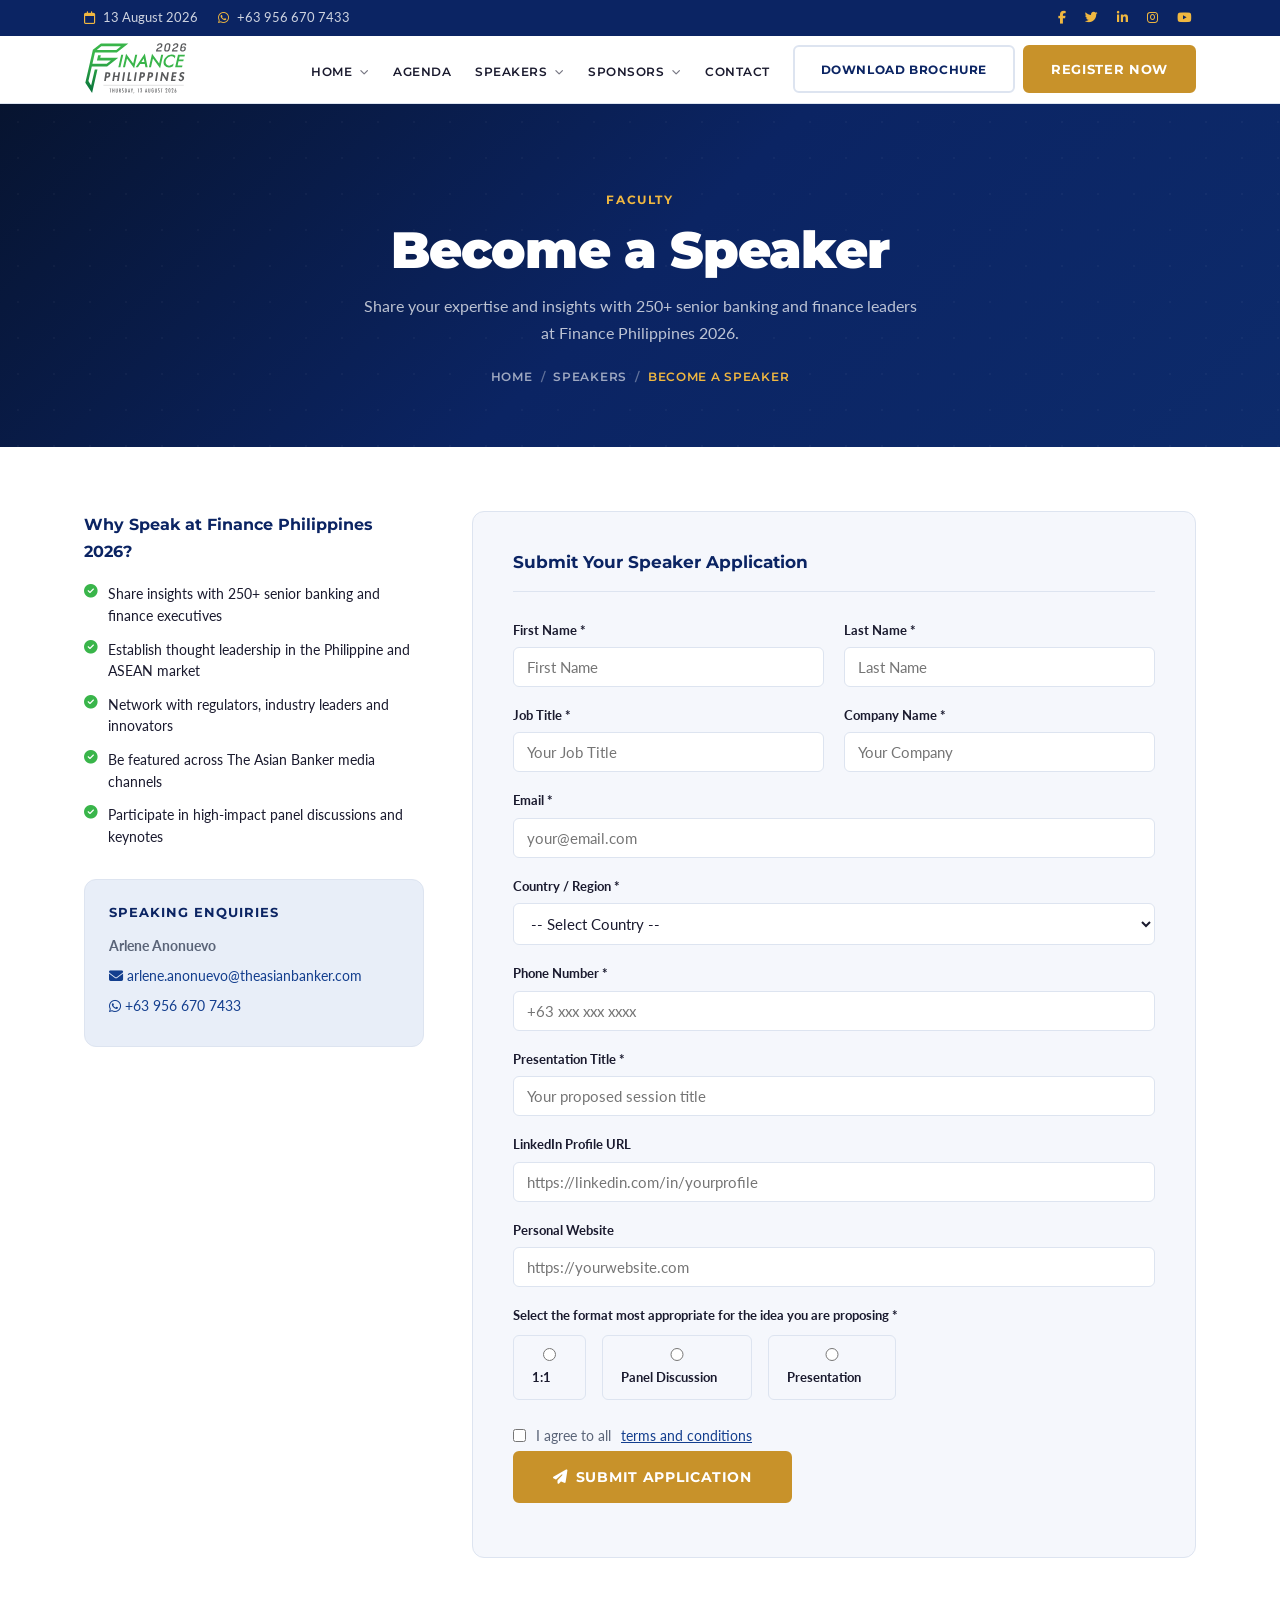
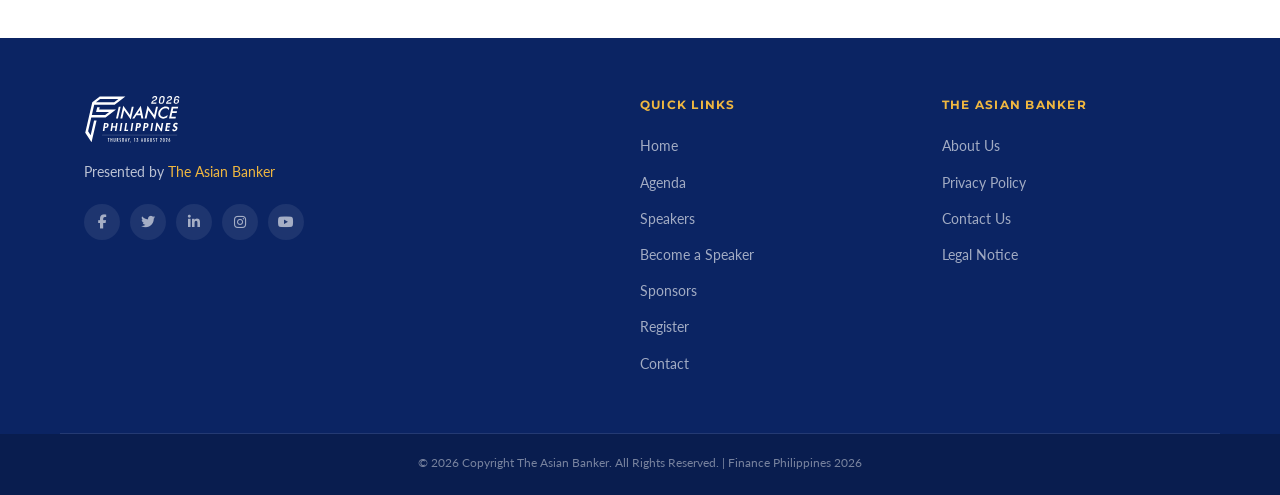
<file: become-speaker.html>
<!DOCTYPE html>
<html lang="en">
<head>
  <meta charset="UTF-8"/>
  <meta name="viewport" content="width=device-width, initial-scale=1.0"/>
  <title>Become a Speaker | Finance Philippines 2026</title>
  <link rel="stylesheet" href="style.css"/>
  <link rel="stylesheet" href="inner.css"/>
  <link href="https://fonts.googleapis.com/css2?family=Lato:wght@300;400;700;900&family=Montserrat:wght@400;600;700;800;900&display=swap" rel="stylesheet"/>
  <link rel="stylesheet" href="https://cdnjs.cloudflare.com/ajax/libs/font-awesome/6.5.0/css/all.min.css"/>
</head>
<body>

<div class="topbar">
  <div class="topbar-inner">
    <span><i class="fa-regular fa-calendar"></i> 13 August 2026</span>
    <span><a href="https://wa.me/639566707433"><i class="fab fa-whatsapp"></i> +63 956 670 7433</a></span>
    <span class="topbar-social">
      <a href="https://www.facebook.com/TheAsianBanker" target="_blank"><i class="fab fa-facebook-f"></i></a>
      <a href="https://twitter.com/theasianbanker" target="_blank"><i class="fab fa-twitter"></i></a>
      <a href="https://www.linkedin.com/company/the-asian-banker" target="_blank"><i class="fab fa-linkedin-in"></i></a>
      <a href="https://instagram.com/theasianbankerofficial/" target="_blank"><i class="fab fa-instagram"></i></a>
      <a href="https://www.youtube.com/user/theasianbanker" target="_blank"><i class="fab fa-youtube"></i></a>
    </span>
  </div>
</div>

<nav class="navbar" id="navbar">
  <div class="nav-inner">
    <a href="index.html" class="nav-logo">
      <img src="TAB-Finance_Philippines-logo-01.svg" alt="Finance Philippines 2026" class="nav-logo-img"/>
    </a>
    <button class="nav-toggle" id="navToggle"><i class="fas fa-bars"></i></button>
    <ul class="nav-links" id="navLinks">
            <li class="has-sub">
        <a href="index.html">Home <i class="fas fa-chevron-down nav-arrow"></i></a>
        <ul class="sub-menu">
          <li><a href="index.html">Finance Philippines 2026</a></li>
          <li><a href="https://www.theasianbanker.com" target="_blank">The Asian Banker</a></li>
          <li><a href="https://tab.global/" target="_blank">TAB Global</a></li>
        </ul>
      </li>
      <li><a href="index.html#agenda">Agenda</a></li>
      <li class="has-sub">
        <a href="index.html#speakers">Speakers <i class="fas fa-chevron-down nav-arrow"></i></a>
        <ul class="sub-menu">
          <li><a href="index.html#speakers">Speakers</a></li>
          <li><a href="become-speaker.html">Become a Speaker</a></li>
        </ul>
      </li>
      <li class="has-sub">
        <a href="index.html#sponsors">Sponsors <i class="fas fa-chevron-down nav-arrow"></i></a>
        <ul class="sub-menu">
          <li><a href="index.html#sponsors">Sponsors &amp; Partners</a></li>
          <li><a href="sponsors.html#why">Why Sponsor</a></li>
          <li><a href="sponsors.html#become">Become a Sponsor / Exhibitor</a></li>
        </ul>
      </li>
      <li><a href="contact.html">Contact</a></li>
    </ul>
    <div class="nav-ctas">
      <a href="download-brochure.html" class="btn btn-outline-nav">Download Brochure</a>
      <a href="register-now.html" class="btn btn-primary">Register Now</a>
    </div>
  </div>
</nav>

<div class="inner-hero">
  <div class="container inner-hero-content">
    <span class="inner-hero-eyebrow">Faculty</span>
    <h1>Become a Speaker</h1>
    <p>Share your expertise and insights with 250+ senior banking and finance leaders at Finance Philippines 2026.</p>
    <div class="inner-breadcrumb">
      <a href="index.html">Home</a><span>/</span>
      <a href="speakers.html">Speakers</a><span>/</span>
      <span class="current">Become a Speaker</span>
    </div>
  </div>
</div>

<div class="inner-body">
  <div class="container">
    <div class="become-speaker-layout">

      <!-- Left: why speak -->
      <div class="become-speaker-left">
        <h3>Why Speak at Finance Philippines 2026?</h3>
        <ul class="become-speaker-reasons">
          <li><i class="fas fa-check-circle"></i> Share insights with 250+ senior banking and finance executives</li>
          <li><i class="fas fa-check-circle"></i> Establish thought leadership in the Philippine and ASEAN market</li>
          <li><i class="fas fa-check-circle"></i> Network with regulators, industry leaders and innovators</li>
          <li><i class="fas fa-check-circle"></i> Be featured across The Asian Banker media channels</li>
          <li><i class="fas fa-check-circle"></i> Participate in high-impact panel discussions and keynotes</li>
        </ul>
        <div class="become-speaker-contact">
          <h4>Speaking Enquiries</h4>
          <p><strong>Arlene Anonuevo</strong></p>
          <p><a href="mailto:arlene.anonuevo@theasianbanker.com"><i class="fas fa-envelope"></i> arlene.anonuevo@theasianbanker.com</a></p>
          <p><a href="https://wa.me/639566707433"><i class="fab fa-whatsapp"></i> +63 956 670 7433</a></p>
        </div>
      </div>

      <!-- Right: form (exact match to TAB reference) -->
      <div class="become-speaker-right">
        <div class="reg-form-wrap">
          <h3>Submit Your Speaker Application</h3>
          <div class="reg-form" id="speakerForm">

            <div class="form-row">
              <div class="form-group"><label>First Name *</label><input type="text" id="f_name" placeholder="First Name" required/></div>
              <div class="form-group"><label>Last Name *</label><input type="text" id="l_name" placeholder="Last Name" required/></div>
            </div>

            <div class="form-row">
              <div class="form-group"><label>Job Title *</label><input type="text" id="job_title" placeholder="Your Job Title" required/></div>
              <div class="form-group"><label>Company Name *</label><input type="text" id="company_name" placeholder="Your Company" required/></div>
            </div>

            <div class="form-row">
              <div class="form-group form-group-full"><label>Email *</label><input type="email" id="email" placeholder="your@email.com" required/></div>
            </div>

            <div class="form-row">
              <div class="form-group form-group-full">
                <label>Country / Region *</label>
                <select id="country_region" required>
                  <option value="">-- Select Country --</option>
                  <optgroup label="Top Countries">
                    <option value="China">China</option>
<option value="Hong Kong">Hong Kong</option>
<option value="Indonesia">Indonesia</option>
<option value="Malaysia">Malaysia</option>
<option value="Philippines">Philippines</option>
<option value="Singapore">Singapore</option>
<option value="Thailand">Thailand</option>
<option value="United States">United States</option>
                  </optgroup>
                  <optgroup label="All Countries">
                    <option value="Afghanistan">Afghanistan</option>
<option value="Albania">Albania</option>
<option value="Algeria">Algeria</option>
<option value="Andorra">Andorra</option>
<option value="Angola">Angola</option>
<option value="Antigua & Deps">Antigua & Deps</option>
<option value="Argentina">Argentina</option>
<option value="Armenia">Armenia</option>
<option value="Australia">Australia</option>
<option value="Austria">Austria</option>
<option value="Azerbaijan">Azerbaijan</option>
<option value="Bahamas">Bahamas</option>
<option value="Bahrain">Bahrain</option>
<option value="Bangladesh">Bangladesh</option>
<option value="Barbados">Barbados</option>
<option value="Belarus">Belarus</option>
<option value="Belgium">Belgium</option>
<option value="Belize">Belize</option>
<option value="Benin">Benin</option>
<option value="Bhutan">Bhutan</option>
<option value="Bolivia">Bolivia</option>
<option value="Bosnia & Herzegovina">Bosnia & Herzegovina</option>
<option value="Botswana">Botswana</option>
<option value="Brazil">Brazil</option>
<option value="Brunei">Brunei</option>
<option value="Bulgaria">Bulgaria</option>
<option value="Cambodia">Cambodia</option>
<option value="Cameroon">Cameroon</option>
<option value="Canada">Canada</option>
<option value="Cape Verde">Cape Verde</option>
<option value="Central African Rep">Central African Rep</option>
<option value="Chad">Chad</option>
<option value="Chile">Chile</option>
<option value="China">China</option>
<option value="Colombia">Colombia</option>
<option value="Comoros">Comoros</option>
<option value="Congo">Congo</option>
<option value="Costa Rica">Costa Rica</option>
<option value="Croatia">Croatia</option>
<option value="Cuba">Cuba</option>
<option value="Cyprus">Cyprus</option>
<option value="Czech Republic">Czech Republic</option>
<option value="Denmark">Denmark</option>
<option value="Djibouti">Djibouti</option>
<option value="Dominican Republic">Dominican Republic</option>
<option value="Ecuador">Ecuador</option>
<option value="Egypt">Egypt</option>
<option value="El Salvador">El Salvador</option>
<option value="Eritrea">Eritrea</option>
<option value="Estonia">Estonia</option>
<option value="Eswatini">Eswatini</option>
<option value="Ethiopia">Ethiopia</option>
<option value="Fiji">Fiji</option>
<option value="Finland">Finland</option>
<option value="France">France</option>
<option value="Gabon">Gabon</option>
<option value="Gambia">Gambia</option>
<option value="Georgia">Georgia</option>
<option value="Germany">Germany</option>
<option value="Ghana">Ghana</option>
<option value="Greece">Greece</option>
<option value="Guatemala">Guatemala</option>
<option value="Guinea">Guinea</option>
<option value="Guyana">Guyana</option>
<option value="Haiti">Haiti</option>
<option value="Honduras">Honduras</option>
<option value="Hong Kong">Hong Kong</option>
<option value="Hungary">Hungary</option>
<option value="Iceland">Iceland</option>
<option value="India">India</option>
<option value="Indonesia">Indonesia</option>
<option value="Iran">Iran</option>
<option value="Iraq">Iraq</option>
<option value="Ireland">Ireland</option>
<option value="Israel">Israel</option>
<option value="Italy">Italy</option>
<option value="Ivory Coast">Ivory Coast</option>
<option value="Jamaica">Jamaica</option>
<option value="Japan">Japan</option>
<option value="Jordan">Jordan</option>
<option value="Kazakhstan">Kazakhstan</option>
<option value="Kenya">Kenya</option>
<option value="Kuwait">Kuwait</option>
<option value="Laos">Laos</option>
<option value="Latvia">Latvia</option>
<option value="Lebanon">Lebanon</option>
<option value="Liberia">Liberia</option>
<option value="Libya">Libya</option>
<option value="Lithuania">Lithuania</option>
<option value="Luxembourg">Luxembourg</option>
<option value="Madagascar">Madagascar</option>
<option value="Malawi">Malawi</option>
<option value="Malaysia">Malaysia</option>
<option value="Maldives">Maldives</option>
<option value="Mali">Mali</option>
<option value="Malta">Malta</option>
<option value="Mauritania">Mauritania</option>
<option value="Mauritius">Mauritius</option>
<option value="Mexico">Mexico</option>
<option value="Moldova">Moldova</option>
<option value="Mongolia">Mongolia</option>
<option value="Montenegro">Montenegro</option>
<option value="Morocco">Morocco</option>
<option value="Mozambique">Mozambique</option>
<option value="Myanmar">Myanmar</option>
<option value="Namibia">Namibia</option>
<option value="Nepal">Nepal</option>
<option value="Netherlands">Netherlands</option>
<option value="New Zealand">New Zealand</option>
<option value="Nicaragua">Nicaragua</option>
<option value="Niger">Niger</option>
<option value="Nigeria">Nigeria</option>
<option value="Norway">Norway</option>
<option value="Oman">Oman</option>
<option value="Pakistan">Pakistan</option>
<option value="Palestine">Palestine</option>
<option value="Panama">Panama</option>
<option value="Papua New Guinea">Papua New Guinea</option>
<option value="Paraguay">Paraguay</option>
<option value="Peru">Peru</option>
<option value="Philippines">Philippines</option>
<option value="Poland">Poland</option>
<option value="Portugal">Portugal</option>
<option value="Qatar">Qatar</option>
<option value="Romania">Romania</option>
<option value="Russia">Russia</option>
<option value="Rwanda">Rwanda</option>
<option value="Saudi Arabia">Saudi Arabia</option>
<option value="Senegal">Senegal</option>
<option value="Serbia">Serbia</option>
<option value="Seychelles">Seychelles</option>
<option value="Sierra Leone">Sierra Leone</option>
<option value="Singapore">Singapore</option>
<option value="Slovakia">Slovakia</option>
<option value="Slovenia">Slovenia</option>
<option value="Somalia">Somalia</option>
<option value="South Africa">South Africa</option>
<option value="South Sudan">South Sudan</option>
<option value="Spain">Spain</option>
<option value="Sri Lanka">Sri Lanka</option>
<option value="Sudan">Sudan</option>
<option value="Sweden">Sweden</option>
<option value="Switzerland">Switzerland</option>
<option value="Syria">Syria</option>
<option value="Taiwan">Taiwan</option>
<option value="Tanzania">Tanzania</option>
<option value="Thailand">Thailand</option>
<option value="Togo">Togo</option>
<option value="Trinidad & Tobago">Trinidad & Tobago</option>
<option value="Tunisia">Tunisia</option>
<option value="Turkey">Turkey</option>
<option value="Uganda">Uganda</option>
<option value="Ukraine">Ukraine</option>
<option value="United Arab Emirates">United Arab Emirates</option>
<option value="United Kingdom">United Kingdom</option>
<option value="United States">United States</option>
<option value="Uruguay">Uruguay</option>
<option value="Uzbekistan">Uzbekistan</option>
<option value="Venezuela">Venezuela</option>
<option value="Vietnam">Vietnam</option>
<option value="Yemen">Yemen</option>
<option value="Zambia">Zambia</option>
<option value="Zimbabwe">Zimbabwe</option>
                  </optgroup>
                </select>
              </div>
            </div>

            <div class="form-row">
              <div class="form-group form-group-full"><label>Phone Number *</label><input type="tel" id="phone" placeholder="+63 xxx xxx xxxx" required/></div>
            </div>

            <div class="form-row">
              <div class="form-group form-group-full"><label>Presentation Title *</label><input type="text" id="presentation_title" placeholder="Your proposed session title" required/></div>
            </div>

            <div class="form-row">
              <div class="form-group form-group-full"><label>LinkedIn Profile URL</label><input type="url" id="linkedIn" placeholder="https://linkedin.com/in/yourprofile"/></div>
            </div>

            <div class="form-row">
              <div class="form-group form-group-full"><label>Personal Website</label><input type="url" id="website" placeholder="https://yourwebsite.com"/></div>
            </div>

            <div class="form-row">
              <div class="form-group form-group-full">
                <label>Select the format most appropriate for the idea you are proposing *</label>
                <div class="speaker-format-options">
                  <label class="format-option"><input type="radio" name="format" value="1:1"/> <span>1:1</span></label>
                  <label class="format-option"><input type="radio" name="format" value="Panel Discussion"/> <span>Panel Discussion</span></label>
                  <label class="format-option"><input type="radio" name="format" value="Presentation"/> <span>Presentation</span></label>
                </div>
              </div>
            </div>

            <div class="form-row form-check-row">
              <label class="form-check"><input type="checkbox" id="agreeTerms"/> I agree to all <a href="register-now.html#terms">terms and conditions</a></label>
            </div>

            <div class="form-row">
              <button type="button" class="btn btn-primary btn-lg" id="submitSpeakerBtn" onclick="submitSpeakerForm()">
                <i class="fas fa-paper-plane"></i> Submit Application
              </button>
            </div>

            <div id="speakerSubmitLoading" style="display:none" class="submit-loading">
              <i class="fas fa-spinner fa-spin"></i> Submitting your application...
            </div>
            <div id="speakerSubmitSuccess" style="display:none" class="submit-success">
              <i class="fas fa-check-circle"></i>
              <p>Thank you for your application! Our team will review it and get back to you within 3–5 business days.</p>
              <a href="speakers.html" class="btn btn-outline" style="margin-top:12px">View Speakers</a>
            </div>

          </div>
        </div>
      </div>

    </div>
  </div>
</div>

<footer class="footer">
  <div class="container footer-inner">
    <div class="footer-brand">
      <img src="TAB-Finance_Philippines-logo-01.svg" alt="Finance Philippines 2026" class="footer-logo"/>
      <p>Presented by <a href="https://www.theasianbanker.com" target="_blank">The Asian Banker</a></p>
      <div class="footer-social">
        <a href="https://www.facebook.com/TheAsianBanker" target="_blank"><i class="fab fa-facebook-f"></i></a>
        <a href="https://twitter.com/theasianbanker" target="_blank"><i class="fab fa-twitter"></i></a>
        <a href="https://www.linkedin.com/company/the-asian-banker" target="_blank"><i class="fab fa-linkedin-in"></i></a>
        <a href="https://instagram.com/theasianbankerofficial/" target="_blank"><i class="fab fa-instagram"></i></a>
        <a href="https://www.youtube.com/user/theasianbanker" target="_blank"><i class="fab fa-youtube"></i></a>
      </div>
    </div>
    <div class="footer-links"><h5>Quick Links</h5><ul>
      <li><a href="index.html">Home</a></li>
      <li><a href="agenda.html">Agenda</a></li>
      <li><a href="speakers.html">Speakers</a></li>
      <li><a href="become-speaker.html">Become a Speaker</a></li>
      <li><a href="sponsors.html">Sponsors</a></li>
      <li><a href="register-now.html">Register</a></li>
      <li><a href="contact.html">Contact</a></li>
    </ul></div>
    <div class="footer-links"><h5>The Asian Banker</h5><ul>
      <li><a href="https://www.theasianbanker.com/tab-about-us" target="_blank">About Us</a></li>
      <li><a href="https://www.theasianbanker.com/tab-privacy-policy" target="_blank">Privacy Policy</a></li>
      <li><a href="https://www.theasianbanker.com/tab-contact-us" target="_blank">Contact Us</a></li>
      <li><a href="https://www.theasianbanker.com/legal-notice" target="_blank">Legal Notice</a></li>
    </ul></div>
  </div>
  <div class="footer-bottom"><div class="container">
    <p>&copy; 2026 Copyright The Asian Banker. All Rights Reserved. | Finance Philippines 2026</p>
  </div></div>
</footer>
<a href="#" class="back-to-top" id="backToTop"><i class="fas fa-chevron-up"></i></a>

<script>
  window.addEventListener("scroll",()=>{
    document.getElementById("navbar").classList.toggle("scrolled",window.scrollY>60);
    document.getElementById("backToTop").classList.toggle("visible",window.scrollY>300);
  });
  document.getElementById("navToggle").addEventListener("click",()=>{
    document.getElementById("navLinks").classList.toggle("open");
  });
  document.querySelectorAll('.has-sub > a').forEach(a=>{
    a.addEventListener('click',e=>{
      e.preventDefault();
      if(window.innerWidth<=860){a.parentElement.classList.toggle('open');}
    });
  });

  function submitSpeakerForm() {
    var btn = document.getElementById('submitSpeakerBtn');
    var loading = document.getElementById('speakerSubmitLoading');
    var success = document.getElementById('speakerSubmitSuccess');
    // Basic validation
    var required = ['f_name','l_name','job_title','company_name','email','country_region','phone','presentation_title'];
    for(var i=0;i<required.length;i++) {
      if(!document.getElementById(required[i]).value.trim()) {
        alert('Please fill in all required fields.'); return;
      }
    }
    if(!document.getElementById('agreeTerms').checked) {
      alert('Please agree to the terms and conditions.'); return;
    }
    btn.style.display='none';
    loading.style.display='flex';
    setTimeout(function(){
      loading.style.display='none';
      success.style.display='flex';
    },1800);
  }
</script>
</body>
</html>
</file>
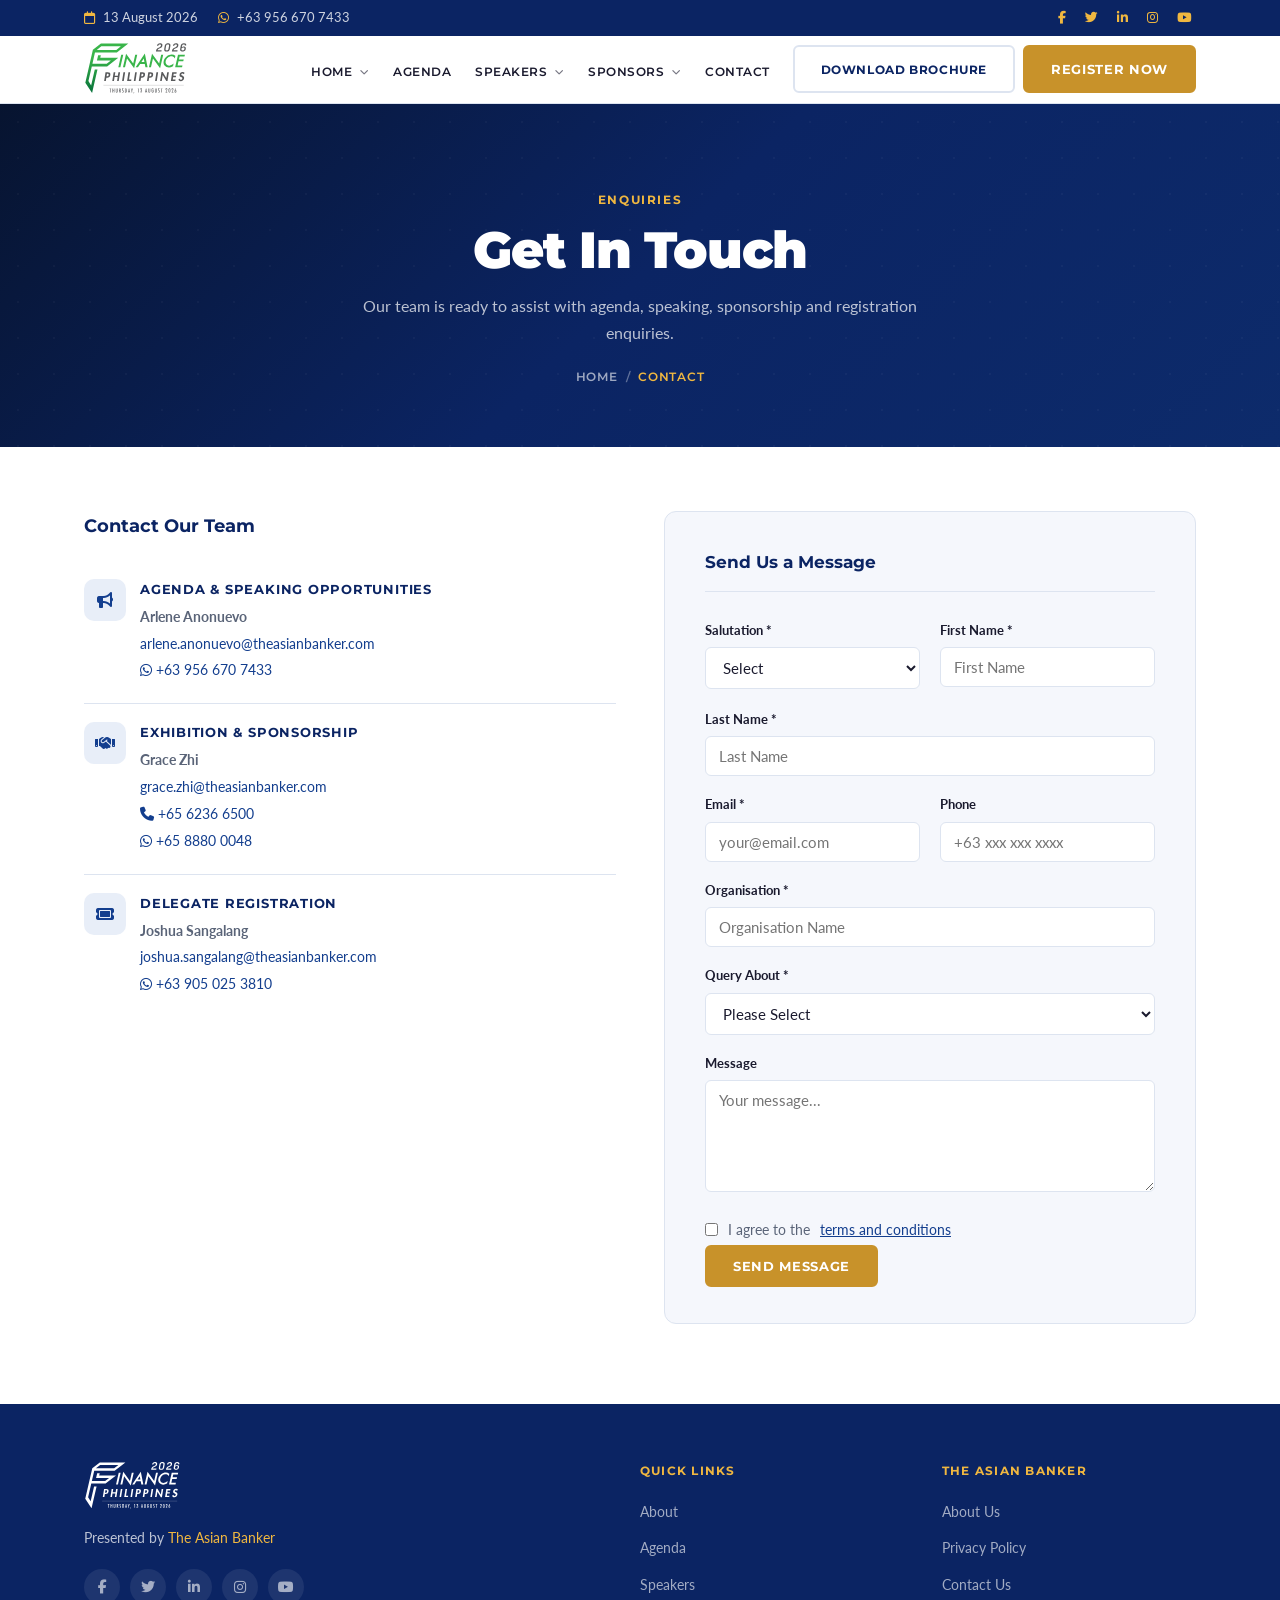
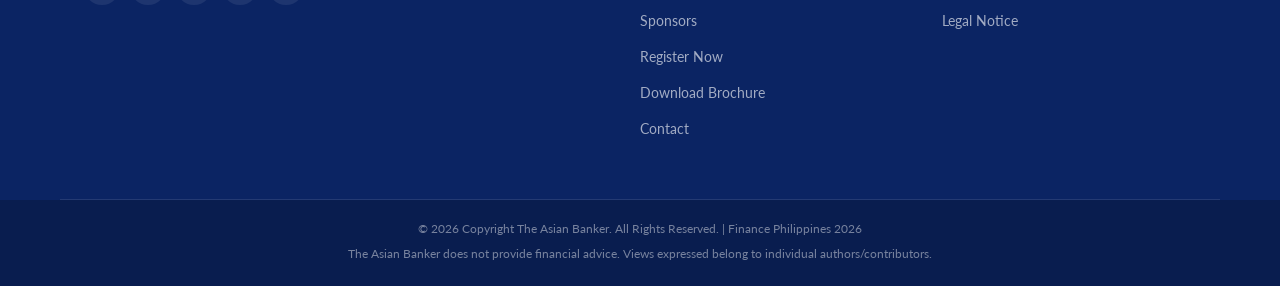
<file: contact.html>
<!DOCTYPE html>
<html lang="en">
<head>
  <meta charset="UTF-8"/>
  <meta name="viewport" content="width=device-width, initial-scale=1.0"/>
  <title>Contact Us | Finance Philippines 2026</title>
  <link rel="stylesheet" href="style.css"/>
  <link rel="stylesheet" href="inner.css"/>
  <link href="https://fonts.googleapis.com/css2?family=Lato:wght@300;400;700;900&family=Montserrat:wght@400;600;700;800;900&display=swap" rel="stylesheet"/>
  <link rel="stylesheet" href="https://cdnjs.cloudflare.com/ajax/libs/font-awesome/6.5.0/css/all.min.css"/>
</head>
<body>
<div class="topbar">
  <div class="topbar-inner">
    <span><i class="fa-regular fa-calendar"></i> 13 August 2026</span>
    <span><a href="https://wa.me/639566707433"><i class="fab fa-whatsapp"></i> +63 956 670 7433</a></span>
    <span class="topbar-social">
      <a href="https://www.facebook.com/TheAsianBanker" target="_blank"><i class="fab fa-facebook-f"></i></a>
      <a href="https://twitter.com/theasianbanker" target="_blank"><i class="fab fa-twitter"></i></a>
      <a href="https://www.linkedin.com/company/the-asian-banker" target="_blank"><i class="fab fa-linkedin-in"></i></a>
      <a href="https://instagram.com/theasianbankerofficial/" target="_blank"><i class="fab fa-instagram"></i></a>
      <a href="https://www.youtube.com/user/theasianbanker" target="_blank"><i class="fab fa-youtube"></i></a>
    </span>
  </div>
</div>
<nav class="navbar" id="navbar">
  <div class="nav-inner">
    <a href="index.html" class="nav-logo">
      <img src="TAB-Finance_Philippines-logo-01.svg" alt="Finance Philippines 2026" class="nav-logo-img" style="height:56px;"/>
    </a>
    <button class="nav-toggle" id="navToggle"><i class="fas fa-bars"></i></button>
    <ul class="nav-links" id="navLinks">
            <li class="has-sub">
        <a href="index.html">Home <i class="fas fa-chevron-down nav-arrow"></i></a>
        <ul class="sub-menu">
          <li><a href="index.html">Finance Philippines 2026</a></li>
          <li><a href="https://www.theasianbanker.com" target="_blank">The Asian Banker</a></li>
          <li><a href="https://tab.global/" target="_blank">TAB Global</a></li>
        </ul>
      </li>
      <li><a href="index.html#agenda">Agenda</a></li>
      <li class="has-sub">
        <a href="index.html#speakers">Speakers <i class="fas fa-chevron-down nav-arrow"></i></a>
        <ul class="sub-menu">
          <li><a href="index.html#speakers">Speakers</a></li>
          <li><a href="become-speaker.html">Become a Speaker</a></li>
        </ul>
      </li>
      <li class="has-sub">
        <a href="index.html#sponsors">Sponsors <i class="fas fa-chevron-down nav-arrow"></i></a>
        <ul class="sub-menu">
          <li><a href="index.html#sponsors">Sponsors &amp; Partners</a></li>
          <li><a href="sponsors.html#why">Why Sponsor</a></li>
          <li><a href="sponsors.html#become">Become a Sponsor / Exhibitor</a></li>
        </ul>
      </li>
      <li><a href="contact.html">Contact</a></li>
    </ul>
    <div class="nav-ctas">
      <a href="download-brochure.html" class="btn btn-outline-nav">Download Brochure</a>
      <a href="register-now.html" class="btn btn-primary">Register Now</a>
    </div>
  </div>
</nav>

<div class="inner-hero">
  <div class="container inner-hero-content">
    <span class="inner-hero-eyebrow">Enquiries</span>
    <h1>Get In Touch</h1>
    <p>Our team is ready to assist with agenda, speaking, sponsorship and registration enquiries.</p>
    <div class="inner-breadcrumb">
      <a href="index.html">Home</a><span>/</span><span class="current">Contact</span>
    </div>
  </div>
</div>
<div class="inner-body">
  <div class="container">
    <div class="contact-inner-grid">
      <div class="contact-inner-info">
        <h3>Contact Our Team</h3>
        <div class="contact-inner-item">
          <div class="contact-inner-icon"><i class="fa-solid fa-bullhorn"></i></div>
          <div>
            <h4>Agenda &amp; Speaking Opportunities</h4>
            <p><strong>Arlene Anonuevo</strong></p>
            <p><a href="mailto:arlene.anonuevo@theasianbanker.com">arlene.anonuevo@theasianbanker.com</a></p>
            <p><a href="https://wa.me/639566707433"><i class="fab fa-whatsapp"></i> +63 956 670 7433</a></p>
          </div>
        </div>
        <div class="contact-inner-item">
          <div class="contact-inner-icon"><i class="fa-solid fa-handshake"></i></div>
          <div>
            <h4>Exhibition &amp; Sponsorship</h4>
            <p><strong>Grace Zhi</strong></p>
            <p><a href="mailto:grace.zhi@theasianbanker.com">grace.zhi@theasianbanker.com</a></p>
            <p><a href="tel:+6562366500"><i class="fa-solid fa-phone"></i> +65 6236 6500</a></p>
            <p><a href="https://wa.me/6588800048"><i class="fab fa-whatsapp"></i> +65 8880 0048</a></p>
          </div>
        </div>
        <div class="contact-inner-item">
          <div class="contact-inner-icon"><i class="fa-solid fa-ticket"></i></div>
          <div>
            <h4>Delegate Registration</h4>
            <p><strong>Joshua Sangalang</strong></p>
            <p><a href="mailto:joshua.sangalang@theasianbanker.com">joshua.sangalang@theasianbanker.com</a></p>
            <p><a href="https://wa.me/639050253810"><i class="fab fa-whatsapp"></i> +63 905 025 3810</a></p>
          </div>
        </div>
      </div>
      <div>
        <div class="reg-form-wrap">
          <h3>Send Us a Message</h3>
          <div class="reg-form">
            <div class="form-row">
              <div class="form-group"><label>Salutation *</label><select><option value="">Select</option><option>Mr.</option><option>Mrs.</option><option>Miss</option><option>Ms.</option><option>Dr.</option><option>Prof.</option></select></div>
              <div class="form-group"><label>First Name *</label><input type="text" placeholder="First Name"/></div>
              <div class="form-group"><label>Last Name *</label><input type="text" placeholder="Last Name"/></div>
            </div>
            <div class="form-row">
              <div class="form-group"><label>Email *</label><input type="email" placeholder="your@email.com"/></div>
              <div class="form-group"><label>Phone</label><input type="tel" placeholder="+63 xxx xxx xxxx"/></div>
            </div>
            <div class="form-row"><div class="form-group form-group-full"><label>Organisation *</label><input type="text" placeholder="Organisation Name"/></div></div>
            <div class="form-row"><div class="form-group form-group-full"><label>Query About *</label><select><option value="">Please Select</option><option>Speaker</option><option>Sponsorship</option><option>Attendee</option></select></div></div>
            <div class="form-row"><div class="form-group form-group-full"><label>Message</label><textarea placeholder="Your message..." rows="5"></textarea></div></div>
            <div class="form-row form-check-row"><label class="form-check"><input type="checkbox"/> I agree to the <a href="register-now.html#terms">terms and conditions</a></label></div>
            <button type="submit" class="btn btn-primary">Send Message</button>
          </div>
        </div>
      </div>
    </div>
  </div>
</div>

<footer class="footer">
  <div class="container footer-inner">
    <div class="footer-brand">
      <img src="TAB-Finance_Philippines-logo-01.svg" alt="Finance Philippines 2026" class="footer-logo"/>
      <p>Presented by <a href="https://www.theasianbanker.com" target="_blank">The Asian Banker</a></p>
      <div class="footer-social">
        <a href="https://www.facebook.com/TheAsianBanker" target="_blank"><i class="fab fa-facebook-f"></i></a>
        <a href="https://twitter.com/theasianbanker" target="_blank"><i class="fab fa-twitter"></i></a>
        <a href="https://www.linkedin.com/company/the-asian-banker" target="_blank"><i class="fab fa-linkedin-in"></i></a>
        <a href="https://instagram.com/theasianbankerofficial/" target="_blank"><i class="fab fa-instagram"></i></a>
        <a href="https://www.youtube.com/user/theasianbanker" target="_blank"><i class="fab fa-youtube"></i></a>
      </div>
    </div>
    <div class="footer-links"><h5>Quick Links</h5><ul>
      <li><a href="index.html#about">About</a></li>
      <li><a href="agenda.html">Agenda</a></li>
      <li><a href="speakers.html">Speakers</a></li>
      <li><a href="sponsors.html">Sponsors</a></li>
      <li><a href="register-now.html">Register Now</a></li>
      <li><a href="download-brochure.html">Download Brochure</a></li>
      <li><a href="contact.html">Contact</a></li>
    </ul></div>
    <div class="footer-links"><h5>The Asian Banker</h5><ul>
      <li><a href="https://www.theasianbanker.com/tab-about-us" target="_blank">About Us</a></li>
      <li><a href="https://www.theasianbanker.com/tab-privacy-policy" target="_blank">Privacy Policy</a></li>
      <li><a href="https://www.theasianbanker.com/tab-contact-us" target="_blank">Contact Us</a></li>
      <li><a href="https://www.theasianbanker.com/legal-notice" target="_blank">Legal Notice</a></li>
    </ul></div>
  </div>
  <div class="footer-bottom"><div class="container">
    <p>© 2026 Copyright The Asian Banker. All Rights Reserved. | Finance Philippines 2026</p>
    <p class="footer-disclaimer">The Asian Banker does not provide financial advice. Views expressed belong to individual authors/contributors.</p>
  </div></div>
</footer>
<a href="#" class="back-to-top" id="backToTop"><i class="fas fa-chevron-up"></i></a>
<script>
  window.addEventListener("scroll",()=>{
    document.getElementById("navbar").classList.toggle("scrolled",window.scrollY>60);
    document.getElementById("backToTop").classList.toggle("visible",window.scrollY>300);
  });
  document.getElementById("navToggle").addEventListener("click",()=>{
    document.getElementById("navLinks").classList.toggle("open");
  });
  document.querySelectorAll('.has-sub > a').forEach(a => {
    a.addEventListener('click', e => {
      e.preventDefault(); // parent link never navigates — it's a toggle only
      if (window.innerWidth <= 860) {
        a.parentElement.classList.toggle('open');
      }
    });
  });
  // Dropdown on mobile tap
  document.querySelectorAll(".has-drop > a").forEach(a=>{
    a.addEventListener("click",function(e){
      if(window.innerWidth<=860){
        e.preventDefault();
        this.parentElement.classList.toggle("drop-open");
      }
    });
  });
</script>
</body>
</html>
</file>
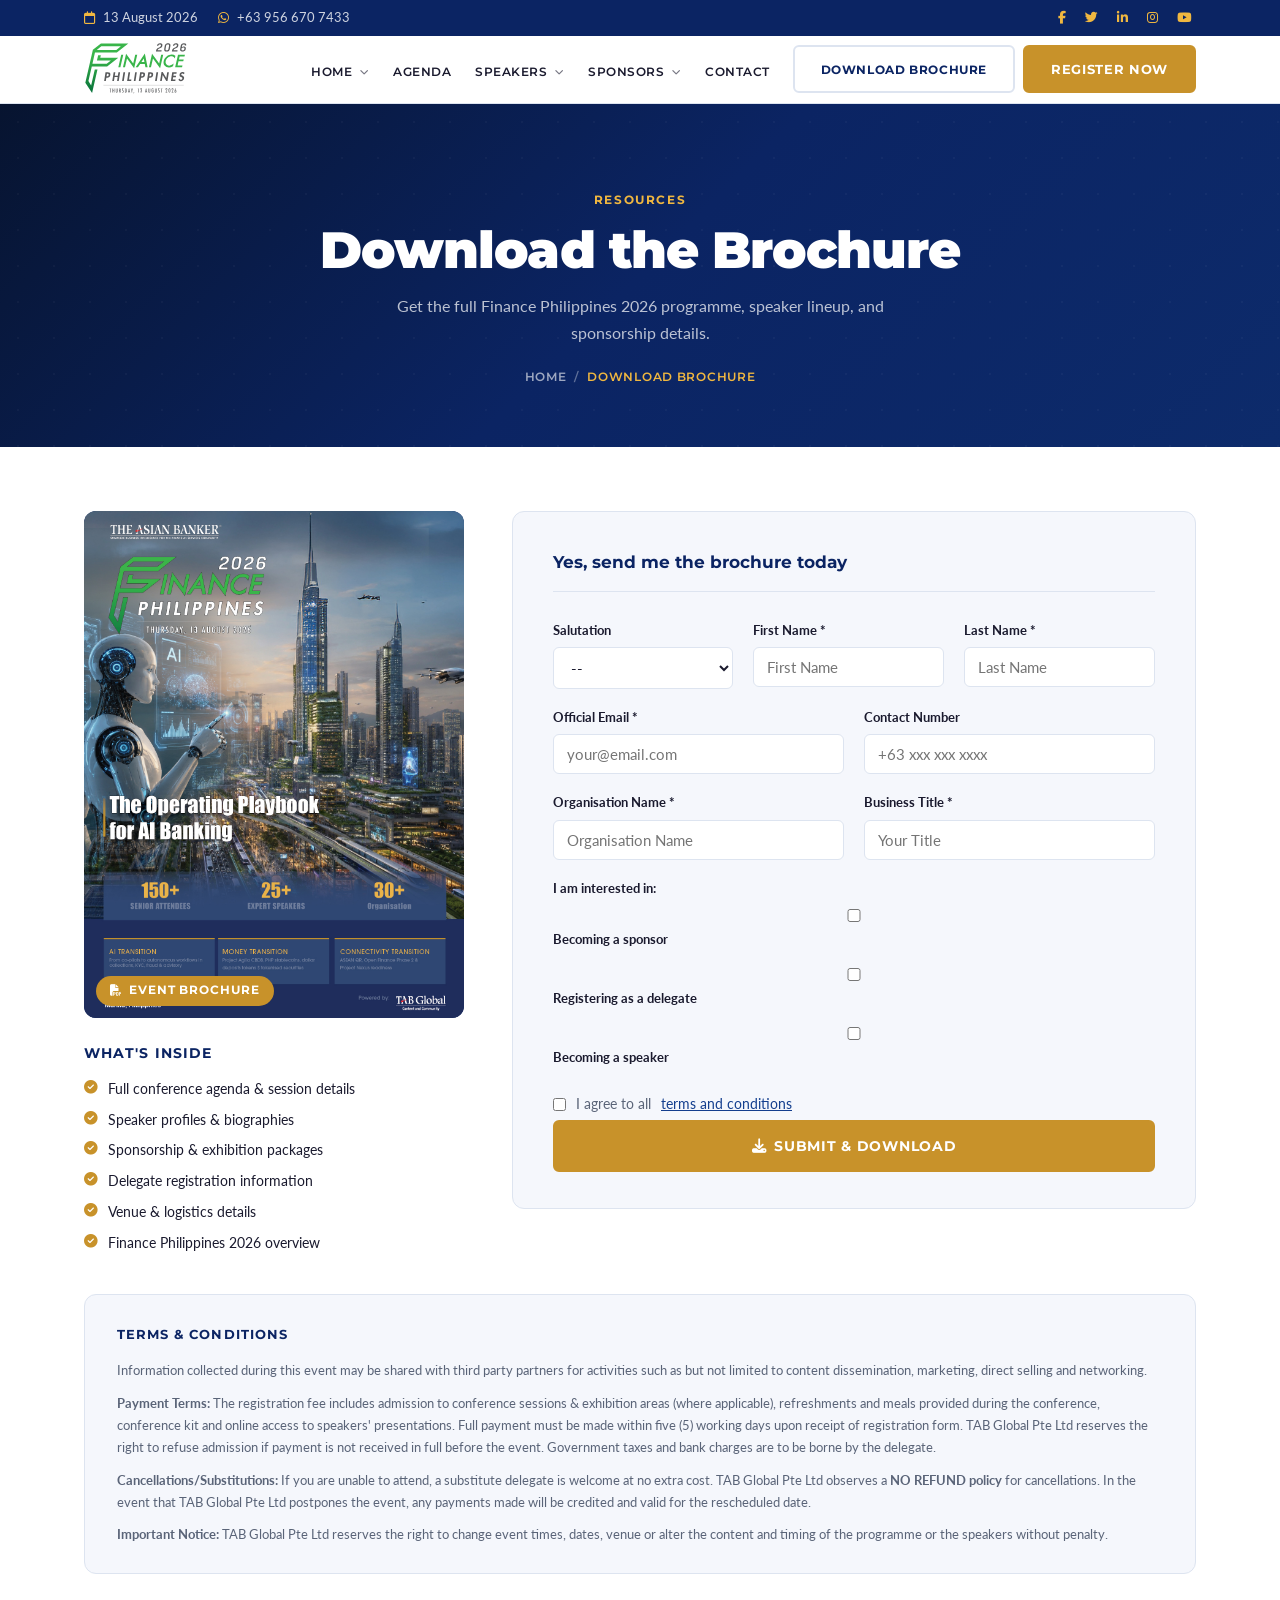
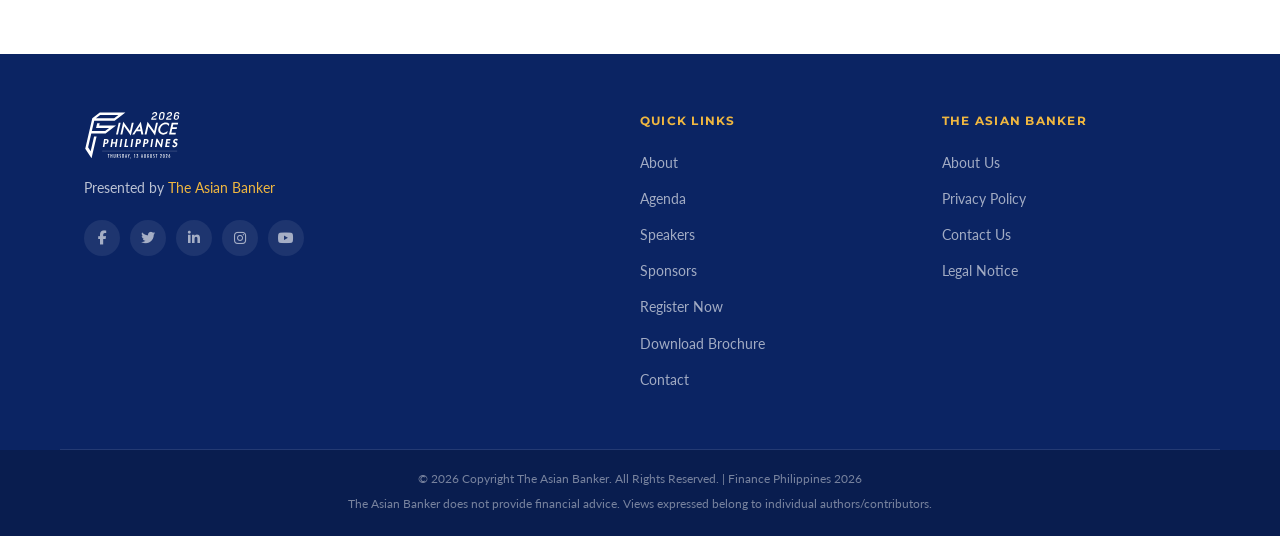
<file: download-brochure.html>
<!DOCTYPE html>
<html lang="en">
<head>
  <meta charset="UTF-8"/>
  <meta name="viewport" content="width=device-width, initial-scale=1.0"/>
  <title>Download Brochure | Finance Philippines 2026</title>
  <link rel="stylesheet" href="style.css"/>
  <link rel="stylesheet" href="inner.css"/>
  <link href="https://fonts.googleapis.com/css2?family=Lato:wght@300;400;700;900&family=Montserrat:wght@400;600;700;800;900&display=swap" rel="stylesheet"/>
  <link rel="stylesheet" href="https://cdnjs.cloudflare.com/ajax/libs/font-awesome/6.5.0/css/all.min.css"/>
</head>
<body>
<div class="topbar">
  <div class="topbar-inner">
    <span><i class="fa-regular fa-calendar"></i> 13 August 2026</span>
    <span><a href="https://wa.me/639566707433"><i class="fab fa-whatsapp"></i> +63 956 670 7433</a></span>
    <span class="topbar-social">
      <a href="https://www.facebook.com/TheAsianBanker" target="_blank"><i class="fab fa-facebook-f"></i></a>
      <a href="https://twitter.com/theasianbanker" target="_blank"><i class="fab fa-twitter"></i></a>
      <a href="https://www.linkedin.com/company/the-asian-banker" target="_blank"><i class="fab fa-linkedin-in"></i></a>
      <a href="https://instagram.com/theasianbankerofficial/" target="_blank"><i class="fab fa-instagram"></i></a>
      <a href="https://www.youtube.com/user/theasianbanker" target="_blank"><i class="fab fa-youtube"></i></a>
    </span>
  </div>
</div>
<nav class="navbar" id="navbar">
  <div class="nav-inner">
    <a href="index.html" class="nav-logo">
      <img src="TAB-Finance_Philippines-logo-01.svg" alt="Finance Philippines 2026" class="nav-logo-img" style="height:56px;"/>
    </a>
    <button class="nav-toggle" id="navToggle"><i class="fas fa-bars"></i></button>
    <ul class="nav-links" id="navLinks">
            <li class="has-sub">
        <a href="index.html">Home <i class="fas fa-chevron-down nav-arrow"></i></a>
        <ul class="sub-menu">
          <li><a href="index.html">Finance Philippines 2026</a></li>
          <li><a href="https://www.theasianbanker.com" target="_blank">The Asian Banker</a></li>
          <li><a href="https://tab.global/" target="_blank">TAB Global</a></li>
        </ul>
      </li>
      <li><a href="index.html#agenda">Agenda</a></li>
      <li class="has-sub">
        <a href="index.html#speakers">Speakers <i class="fas fa-chevron-down nav-arrow"></i></a>
        <ul class="sub-menu">
          <li><a href="index.html#speakers">Speakers</a></li>
          <li><a href="become-speaker.html">Become a Speaker</a></li>
        </ul>
      </li>
      <li class="has-sub">
        <a href="index.html#sponsors">Sponsors <i class="fas fa-chevron-down nav-arrow"></i></a>
        <ul class="sub-menu">
          <li><a href="index.html#sponsors">Sponsors &amp; Partners</a></li>
          <li><a href="sponsors.html#why">Why Sponsor</a></li>
          <li><a href="sponsors.html#become">Become a Sponsor / Exhibitor</a></li>
        </ul>
      </li>
      <li><a href="contact.html">Contact</a></li>
    </ul>
    <div class="nav-ctas">
      <a href="download-brochure.html" class="btn btn-outline-nav">Download Brochure</a>
      <a href="register-now.html" class="btn btn-primary">Register Now</a>
    </div>
  </div>
</nav>

<div class="inner-hero">
  <div class="container inner-hero-content">
    <span class="inner-hero-eyebrow">Resources</span>
    <h1>Download the Brochure</h1>
    <p>Get the full Finance Philippines 2026 programme, speaker lineup, and sponsorship details.</p>
    <div class="inner-breadcrumb">
      <a href="index.html">Home</a><span>/</span><span class="current">Download Brochure</span>
    </div>
  </div>
</div>

<div class="inner-body">
  <div class="container">
    <div class="brochure-layout">

      <!-- Left: what's inside -->
      <div class="brochure-left">
        <div class="brochure-preview">
          <div class="brochure-preview-img">
            <img src="Finance_Phillipines-2026-BROCHURE.jpg"
              alt="Finance Philippines 2026 Brochure Preview"/>
            <div class="brochure-preview-badge"><i class="fas fa-file-pdf"></i> Event Brochure</div>
          </div>
        </div>
        <div class="brochure-what-inside">
          <h3>What's Inside</h3>
          <ul class="brochure-features">
            <li><i class="fas fa-check-circle"></i> Full conference agenda &amp; session details</li>
            <li><i class="fas fa-check-circle"></i> Speaker profiles &amp; biographies</li>
            <li><i class="fas fa-check-circle"></i> Sponsorship &amp; exhibition packages</li>
            <li><i class="fas fa-check-circle"></i> Delegate registration information</li>
            <li><i class="fas fa-check-circle"></i> Venue &amp; logistics details</li>
            <li><i class="fas fa-check-circle"></i> Finance Philippines 2026 overview</li>
          </ul>
        </div>
      </div>

      <!-- Right: form -->
      <div class="brochure-right">
        <div class="reg-form-wrap">
          <h3>Yes, send me the brochure today</h3>
          <div class="reg-form">
            <div class="form-row">
              <div class="form-group" style="max-width:140px">
                <label>Salutation</label>
                <select><option value="">--</option><option>Mr.</option><option>Mrs.</option><option>Miss</option><option>Ms.</option><option>Dr.</option><option>Prof.</option></select>
              </div>
              <div class="form-group"><label>First Name *</label><input type="text" placeholder="First Name"/></div>
              <div class="form-group"><label>Last Name *</label><input type="text" placeholder="Last Name"/></div>
            </div>
            <div class="form-row">
              <div class="form-group"><label>Official Email *</label><input type="email" placeholder="your@email.com"/></div>
              <div class="form-group"><label>Contact Number</label><input type="tel" placeholder="+63 xxx xxx xxxx"/></div>
            </div>
            <div class="form-row">
              <div class="form-group"><label>Organisation Name *</label><input type="text" placeholder="Organisation Name"/></div>
              <div class="form-group"><label>Business Title *</label><input type="text" placeholder="Your Title"/></div>
            </div>
            <div class="form-row">
              <div class="form-group form-group-full">
                <label>I am interested in:</label>
                <div class="interest-checks">
                  <label class="form-check"><input type="checkbox"/> Becoming a sponsor</label>
                  <label class="form-check"><input type="checkbox"/> Registering as a delegate</label>
                  <label class="form-check"><input type="checkbox"/> Becoming a speaker</label>
                </div>
              </div>
            </div>
            <div class="form-row form-check-row">
              <label class="form-check"><input type="checkbox"/> I agree to all <a href="register-now.html#terms">terms and conditions</a></label>
            </div>
            <button type="submit" class="btn btn-primary btn-lg btn-full" id="submitBtn" onclick="handleSubmit(event)">
              <i class="fas fa-download"></i> Submit &amp; Download
            </button>
            <div class="submit-loading" id="submitLoading" style="display:none">
              <i class="fas fa-spinner fa-spin"></i> Sending your request...
            </div>
            <div class="submit-success" id="submitSuccess" style="display:none">
              <i class="fas fa-check-circle"></i>
              <p>Thank you! Your brochure request has been received. We will send it to your email shortly.</p>
              <a href="index.html" class="btn btn-outline" style="margin-top:12px">Back to Home</a>
            </div>
          </div>
        </div>
      </div>

    </div>

    <div class="terms-box">
  <h4>Terms &amp; Conditions</h4>
  <p>Information collected during this event may be shared with third party partners for activities such as but not limited to content dissemination, marketing, direct selling and networking.</p>
  <p><strong>Payment Terms:</strong> The registration fee includes admission to conference sessions &amp; exhibition areas (where applicable), refreshments and meals provided during the conference, conference kit and online access to speakers' presentations. Full payment must be made within five (5) working days upon receipt of registration form. TAB Global Pte Ltd reserves the right to refuse admission if payment is not received in full before the event. Government taxes and bank charges are to be borne by the delegate.</p>
  <p><strong>Cancellations/Substitutions:</strong> If you are unable to attend, a substitute delegate is welcome at no extra cost. TAB Global Pte Ltd observes a <strong>NO REFUND policy</strong> for cancellations. In the event that TAB Global Pte Ltd postpones the event, any payments made will be credited and valid for the rescheduled date.</p>
  <p><strong>Important Notice:</strong> TAB Global Pte Ltd reserves the right to change event times, dates, venue or alter the content and timing of the programme or the speakers without penalty.</p>
</div>

  </div>
</div>

<script>
function handleSubmit(e) {
  e.preventDefault();
  document.getElementById('submitBtn').style.display = 'none';
  document.getElementById('submitLoading').style.display = 'flex';
  setTimeout(function(){
    document.getElementById('submitLoading').style.display = 'none';
    document.getElementById('submitSuccess').style.display = 'flex';
  }, 1800);
}
document.querySelectorAll('a[href^="#"]').forEach(a=>{
  a.addEventListener('click',e=>{
    var t=document.querySelector(a.getAttribute('href'));
    if(t){e.preventDefault();t.scrollIntoView({behavior:'smooth'});}
  });
});
</script>

<footer class="footer">
  <div class="container footer-inner">
    <div class="footer-brand">
      <img src="TAB-Finance_Philippines-logo-01.svg" alt="Finance Philippines 2026" class="footer-logo"/>
      <p>Presented by <a href="https://www.theasianbanker.com" target="_blank">The Asian Banker</a></p>
      <div class="footer-social">
        <a href="https://www.facebook.com/TheAsianBanker" target="_blank"><i class="fab fa-facebook-f"></i></a>
        <a href="https://twitter.com/theasianbanker" target="_blank"><i class="fab fa-twitter"></i></a>
        <a href="https://www.linkedin.com/company/the-asian-banker" target="_blank"><i class="fab fa-linkedin-in"></i></a>
        <a href="https://instagram.com/theasianbankerofficial/" target="_blank"><i class="fab fa-instagram"></i></a>
        <a href="https://www.youtube.com/user/theasianbanker" target="_blank"><i class="fab fa-youtube"></i></a>
      </div>
    </div>
    <div class="footer-links"><h5>Quick Links</h5><ul>
      <li><a href="index.html#about">About</a></li>
      <li><a href="agenda.html">Agenda</a></li>
      <li><a href="speakers.html">Speakers</a></li>
      <li><a href="sponsors.html">Sponsors</a></li>
      <li><a href="register-now.html">Register Now</a></li>
      <li><a href="download-brochure.html">Download Brochure</a></li>
      <li><a href="contact.html">Contact</a></li>
    </ul></div>
    <div class="footer-links"><h5>The Asian Banker</h5><ul>
      <li><a href="https://www.theasianbanker.com/tab-about-us" target="_blank">About Us</a></li>
      <li><a href="https://www.theasianbanker.com/tab-privacy-policy" target="_blank">Privacy Policy</a></li>
      <li><a href="https://www.theasianbanker.com/tab-contact-us" target="_blank">Contact Us</a></li>
      <li><a href="https://www.theasianbanker.com/legal-notice" target="_blank">Legal Notice</a></li>
    </ul></div>
  </div>
  <div class="footer-bottom"><div class="container">
    <p>© 2026 Copyright The Asian Banker. All Rights Reserved. | Finance Philippines 2026</p>
    <p class="footer-disclaimer">The Asian Banker does not provide financial advice. Views expressed belong to individual authors/contributors.</p>
  </div></div>
</footer>
<a href="#" class="back-to-top" id="backToTop"><i class="fas fa-chevron-up"></i></a>
<script>
  window.addEventListener("scroll",()=>{
    document.getElementById("navbar").classList.toggle("scrolled",window.scrollY>60);
    document.getElementById("backToTop").classList.toggle("visible",window.scrollY>300);
  });
  document.getElementById("navToggle").addEventListener("click",()=>{
    document.getElementById("navLinks").classList.toggle("open");
  });
  document.querySelectorAll('.has-sub > a').forEach(a => {
    a.addEventListener('click', e => {
      e.preventDefault(); // parent link never navigates — it's a toggle only
      if (window.innerWidth <= 860) {
        a.parentElement.classList.toggle('open');
      }
    });
  });
  // Dropdown on mobile tap
  document.querySelectorAll(".has-drop > a").forEach(a=>{
    a.addEventListener("click",function(e){
      if(window.innerWidth<=860){
        e.preventDefault();
        this.parentElement.classList.toggle("drop-open");
      }
    });
  });
</script>
</body>
</html>
</file>
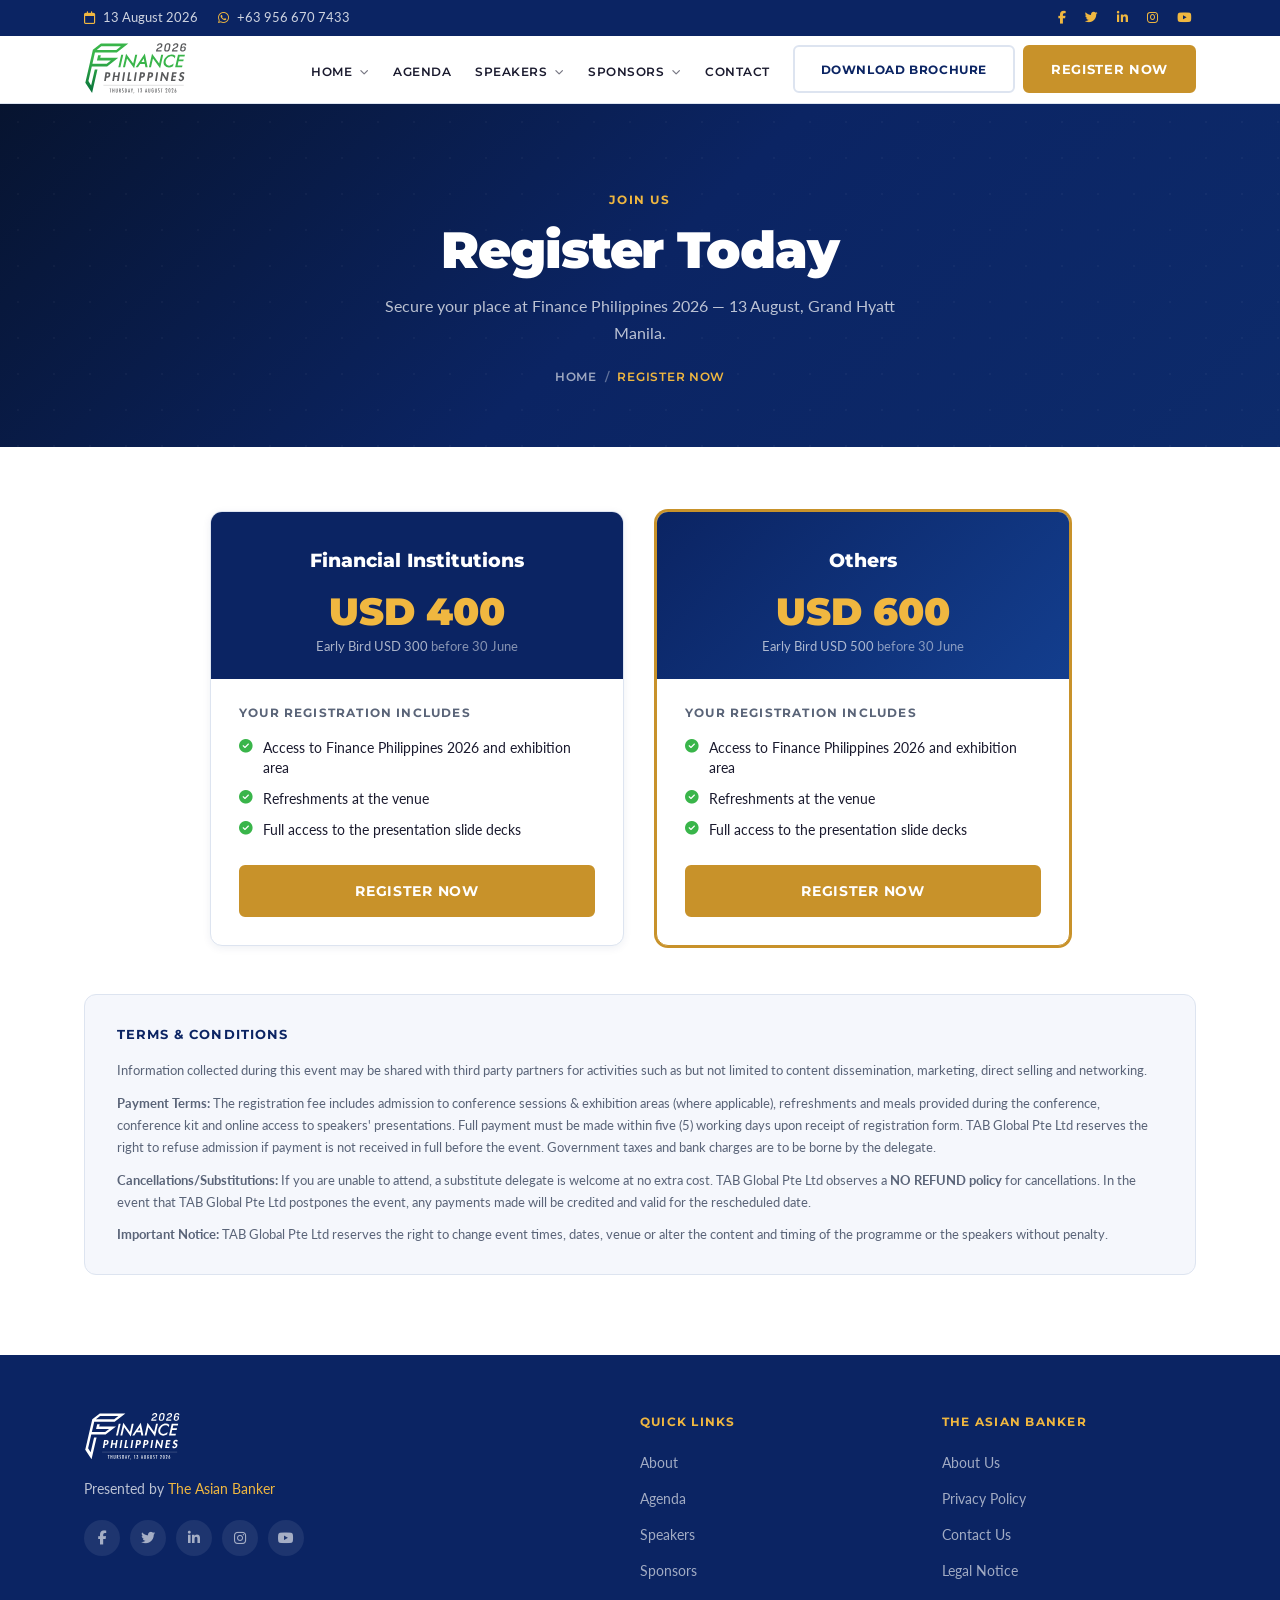
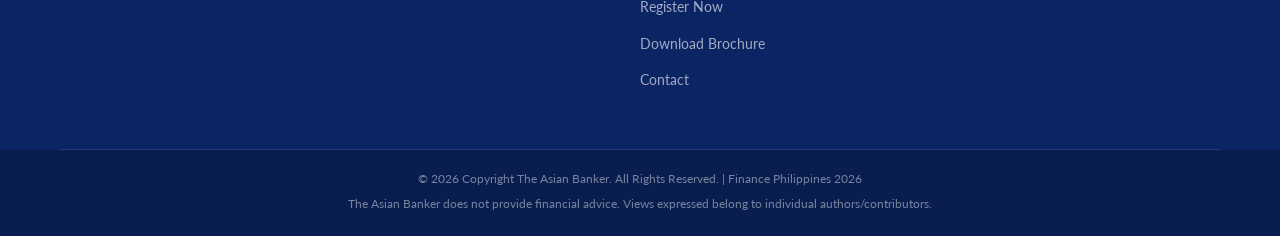
<file: register-now.html>
<!DOCTYPE html>
<html lang="en">
<head>
  <meta charset="UTF-8"/>
  <meta name="viewport" content="width=device-width, initial-scale=1.0"/>
  <title>Conference Pass Registration | Finance Philippines 2026</title>
  <link rel="stylesheet" href="style.css"/>
  <link rel="stylesheet" href="inner.css"/>
  <link href="https://fonts.googleapis.com/css2?family=Lato:wght@300;400;700;900&family=Montserrat:wght@400;600;700;800;900&display=swap" rel="stylesheet"/>
  <link rel="stylesheet" href="https://cdnjs.cloudflare.com/ajax/libs/font-awesome/6.5.0/css/all.min.css"/>
</head>
<body>
<div class="topbar">
  <div class="topbar-inner">
    <span><i class="fa-regular fa-calendar"></i> 13 August 2026</span>
    <span><a href="https://wa.me/639566707433"><i class="fab fa-whatsapp"></i> +63 956 670 7433</a></span>
    <span class="topbar-social">
      <a href="https://www.facebook.com/TheAsianBanker" target="_blank"><i class="fab fa-facebook-f"></i></a>
      <a href="https://twitter.com/theasianbanker" target="_blank"><i class="fab fa-twitter"></i></a>
      <a href="https://www.linkedin.com/company/the-asian-banker" target="_blank"><i class="fab fa-linkedin-in"></i></a>
      <a href="https://instagram.com/theasianbankerofficial/" target="_blank"><i class="fab fa-instagram"></i></a>
      <a href="https://www.youtube.com/user/theasianbanker" target="_blank"><i class="fab fa-youtube"></i></a>
    </span>
  </div>
</div>
<nav class="navbar" id="navbar">
  <div class="nav-inner">
    <a href="index.html" class="nav-logo">
      <img src="TAB-Finance_Philippines-logo-01.svg" alt="Finance Philippines 2026" class="nav-logo-img" style="height:56px;"/>
    </a>
    <button class="nav-toggle" id="navToggle"><i class="fas fa-bars"></i></button>
    <ul class="nav-links" id="navLinks">
            <li class="has-sub">
        <a href="index.html">Home <i class="fas fa-chevron-down nav-arrow"></i></a>
        <ul class="sub-menu">
          <li><a href="index.html">Finance Philippines 2026</a></li>
          <li><a href="https://www.theasianbanker.com" target="_blank">The Asian Banker</a></li>
          <li><a href="https://tab.global/" target="_blank">TAB Global</a></li>
        </ul>
      </li>
      <li><a href="index.html#agenda">Agenda</a></li>
      <li class="has-sub">
        <a href="index.html#speakers">Speakers <i class="fas fa-chevron-down nav-arrow"></i></a>
        <ul class="sub-menu">
          <li><a href="index.html#speakers">Speakers</a></li>
          <li><a href="become-speaker.html">Become a Speaker</a></li>
        </ul>
      </li>
      <li class="has-sub">
        <a href="index.html#sponsors">Sponsors <i class="fas fa-chevron-down nav-arrow"></i></a>
        <ul class="sub-menu">
          <li><a href="index.html#sponsors">Sponsors &amp; Partners</a></li>
          <li><a href="sponsors.html#why">Why Sponsor</a></li>
          <li><a href="sponsors.html#become">Become a Sponsor / Exhibitor</a></li>
        </ul>
      </li>
      <li><a href="contact.html">Contact</a></li>
    </ul>
    <div class="nav-ctas">
      <a href="download-brochure.html" class="btn btn-outline-nav">Download Brochure</a>
      <a href="register-now.html" class="btn btn-primary">Register Now</a>
    </div>
  </div>
</nav>

<div class="inner-hero">
  <div class="container inner-hero-content">
    <span class="inner-hero-eyebrow">Join Us</span>
    <h1>Register Today</h1>
    <p>Secure your place at Finance Philippines 2026 — 13 August, Grand Hyatt Manila.</p>
    <div class="inner-breadcrumb">
      <a href="index.html">Home</a><span>/</span><span class="current">Register Now</span>
    </div>
  </div>
</div>

<div class="inner-body">
  <div class="container">

    <!-- Two pricing tiers exactly matching reference -->
    <div class="reg-tiers">

      <div class="reg-tier-card">
        <div class="reg-tier-header">
          <h2>Financial Institutions</h2>
          <div class="reg-tier-price">
            <span class="price-main">USD 400</span>
            <span class="price-early">Early Bird USD 300 <em>before 30 June</em></span>
          </div>
        </div>
        <div class="reg-tier-body">
          <p class="reg-tier-includes-label">Your registration includes</p>
          <ul class="reg-tier-includes">
            <li><i class="fas fa-check-circle"></i> Access to Finance Philippines 2026 and exhibition area</li>
            <li><i class="fas fa-check-circle"></i> Refreshments at the venue</li>
            <li><i class="fas fa-check-circle"></i> Full access to the presentation slide decks</li>
          </ul>
        </div>
        <div class="reg-tier-footer">
          <button class="btn btn-primary btn-full btn-lg" onclick="showForm('fi')">Register Now</button>
        </div>
      </div>

      <div class="reg-tier-card reg-tier-featured">
        <div class="reg-tier-header">
          <h2>Others</h2>
          <div class="reg-tier-price">
            <span class="price-main">USD 600</span>
            <span class="price-early">Early Bird USD 500 <em>before 30 June</em></span>
          </div>
        </div>
        <div class="reg-tier-body">
          <p class="reg-tier-includes-label">Your registration includes</p>
          <ul class="reg-tier-includes">
            <li><i class="fas fa-check-circle"></i> Access to Finance Philippines 2026 and exhibition area</li>
            <li><i class="fas fa-check-circle"></i> Refreshments at the venue</li>
            <li><i class="fas fa-check-circle"></i> Full access to the presentation slide decks</li>
          </ul>
        </div>
        <div class="reg-tier-footer">
          <button class="btn btn-primary btn-full btn-lg" onclick="showForm('others')">Register Now</button>
        </div>
      </div>

    </div><!-- /reg-tiers -->

    <!-- Registration form (shown after clicking Register Now) -->
    <div class="reg-form-section" id="regFormSection" style="display:none">
      <div class="reg-form-wrap">
        <div class="reg-form-title-row">
          <h3 id="formTitle">Registration Form</h3>
          <span class="reg-form-tag" id="formTag"></span>
        </div>
        <div class="reg-form">
          <div class="form-row">
            <div class="form-group" style="max-width:140px">
              <label>Salutation</label>
              <select><option value="">--</option><option>Mr.</option><option>Mrs.</option><option>Miss</option><option>Ms.</option><option>Dr.</option><option>Prof.</option></select>
            </div>
            <div class="form-group"><label>First Name *</label><input type="text" placeholder="First Name"/></div>
            <div class="form-group"><label>Last Name *</label><input type="text" placeholder="Last Name"/></div>
          </div>
          <div class="form-row">
            <div class="form-group"><label>Official Email *</label><input type="email" placeholder="your@email.com"/></div>
            <div class="form-group"><label>Contact Number</label><input type="tel" placeholder="+63 xxx xxx xxxx"/></div>
          </div>
          <div class="form-row">
            <div class="form-group"><label>Organisation Name *</label><input type="text" placeholder="Organisation Name"/></div>
            <div class="form-group"><label>Business Title *</label><input type="text" placeholder="Your Title"/></div>
          </div>
          <div class="form-row form-check-row">
            <label class="form-check"><input type="checkbox"/> I agree to all <a href="register-now.html#terms">terms and conditions</a></label>
          </div>
          <div class="form-row">
            <button type="submit" class="btn btn-primary btn-lg">Submit Registration</button>
            <button type="button" class="btn btn-outline" onclick="hideForm()">Cancel</button>
          </div>
        </div>
      </div>
    </div>

    <div class="terms-box">
  <h4>Terms &amp; Conditions</h4>
  <p>Information collected during this event may be shared with third party partners for activities such as but not limited to content dissemination, marketing, direct selling and networking.</p>
  <p><strong>Payment Terms:</strong> The registration fee includes admission to conference sessions &amp; exhibition areas (where applicable), refreshments and meals provided during the conference, conference kit and online access to speakers' presentations. Full payment must be made within five (5) working days upon receipt of registration form. TAB Global Pte Ltd reserves the right to refuse admission if payment is not received in full before the event. Government taxes and bank charges are to be borne by the delegate.</p>
  <p><strong>Cancellations/Substitutions:</strong> If you are unable to attend, a substitute delegate is welcome at no extra cost. TAB Global Pte Ltd observes a <strong>NO REFUND policy</strong> for cancellations. In the event that TAB Global Pte Ltd postpones the event, any payments made will be credited and valid for the rescheduled date.</p>
  <p><strong>Important Notice:</strong> TAB Global Pte Ltd reserves the right to change event times, dates, venue or alter the content and timing of the programme or the speakers without penalty.</p>
</div>

  </div>
</div>

<script>
function showForm(type) {
  var s = document.getElementById('regFormSection');
  s.style.display = 'block';
  document.getElementById('formTitle').textContent = type === 'fi' ? 'Financial Institutions — Registration Form' : 'Others — Registration Form';
  document.getElementById('formTag').textContent = type === 'fi' ? 'USD 400' : 'USD 600';
  s.scrollIntoView({behavior:'smooth', block:'start'});
}
function hideForm() {
  document.getElementById('regFormSection').style.display = 'none';
}
document.querySelectorAll('a[href^="#"]').forEach(a=>{
  a.addEventListener('click',e=>{
    var t=document.querySelector(a.getAttribute('href'));
    if(t){e.preventDefault();t.scrollIntoView({behavior:'smooth'});}
  });
});
</script>

<footer class="footer">
  <div class="container footer-inner">
    <div class="footer-brand">
      <img src="TAB-Finance_Philippines-logo-01.svg" alt="Finance Philippines 2026" class="footer-logo"/>
      <p>Presented by <a href="https://www.theasianbanker.com" target="_blank">The Asian Banker</a></p>
      <div class="footer-social">
        <a href="https://www.facebook.com/TheAsianBanker" target="_blank"><i class="fab fa-facebook-f"></i></a>
        <a href="https://twitter.com/theasianbanker" target="_blank"><i class="fab fa-twitter"></i></a>
        <a href="https://www.linkedin.com/company/the-asian-banker" target="_blank"><i class="fab fa-linkedin-in"></i></a>
        <a href="https://instagram.com/theasianbankerofficial/" target="_blank"><i class="fab fa-instagram"></i></a>
        <a href="https://www.youtube.com/user/theasianbanker" target="_blank"><i class="fab fa-youtube"></i></a>
      </div>
    </div>
    <div class="footer-links"><h5>Quick Links</h5><ul>
      <li><a href="index.html#about">About</a></li>
      <li><a href="agenda.html">Agenda</a></li>
      <li><a href="speakers.html">Speakers</a></li>
      <li><a href="sponsors.html">Sponsors</a></li>
      <li><a href="register-now.html">Register Now</a></li>
      <li><a href="download-brochure.html">Download Brochure</a></li>
      <li><a href="contact.html">Contact</a></li>
    </ul></div>
    <div class="footer-links"><h5>The Asian Banker</h5><ul>
      <li><a href="https://www.theasianbanker.com/tab-about-us" target="_blank">About Us</a></li>
      <li><a href="https://www.theasianbanker.com/tab-privacy-policy" target="_blank">Privacy Policy</a></li>
      <li><a href="https://www.theasianbanker.com/tab-contact-us" target="_blank">Contact Us</a></li>
      <li><a href="https://www.theasianbanker.com/legal-notice" target="_blank">Legal Notice</a></li>
    </ul></div>
  </div>
  <div class="footer-bottom"><div class="container">
    <p>© 2026 Copyright The Asian Banker. All Rights Reserved. | Finance Philippines 2026</p>
    <p class="footer-disclaimer">The Asian Banker does not provide financial advice. Views expressed belong to individual authors/contributors.</p>
  </div></div>
</footer>
<a href="#" class="back-to-top" id="backToTop"><i class="fas fa-chevron-up"></i></a>
<script>
  window.addEventListener("scroll",()=>{
    document.getElementById("navbar").classList.toggle("scrolled",window.scrollY>60);
    document.getElementById("backToTop").classList.toggle("visible",window.scrollY>300);
  });
  document.getElementById("navToggle").addEventListener("click",()=>{
    document.getElementById("navLinks").classList.toggle("open");
  });
  document.querySelectorAll('.has-sub > a').forEach(a => {
    a.addEventListener('click', e => {
      e.preventDefault(); // parent link never navigates — it's a toggle only
      if (window.innerWidth <= 860) {
        a.parentElement.classList.toggle('open');
      }
    });
  });
  // Dropdown on mobile tap
  document.querySelectorAll(".has-drop > a").forEach(a=>{
    a.addEventListener("click",function(e){
      if(window.innerWidth<=860){
        e.preventDefault();
        this.parentElement.classList.toggle("drop-open");
      }
    });
  });
</script>
</body>
</html>
</file>
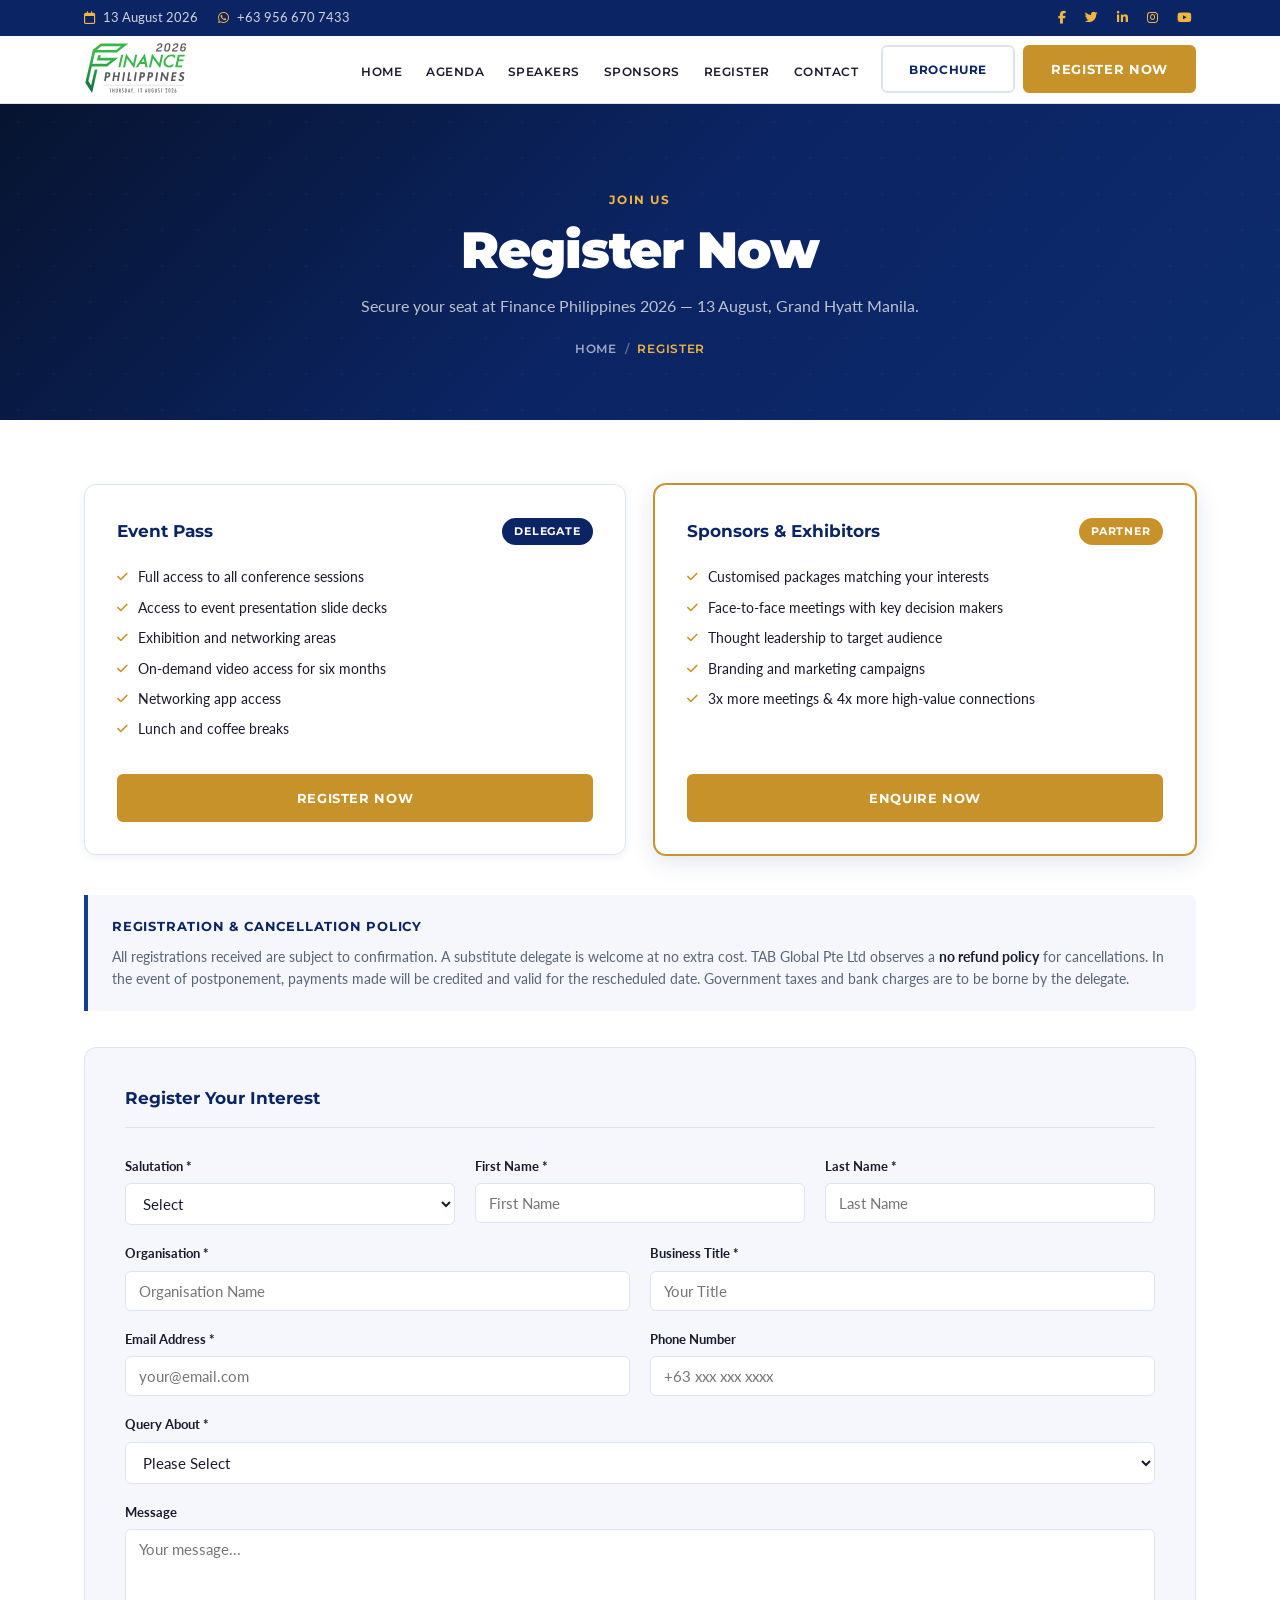
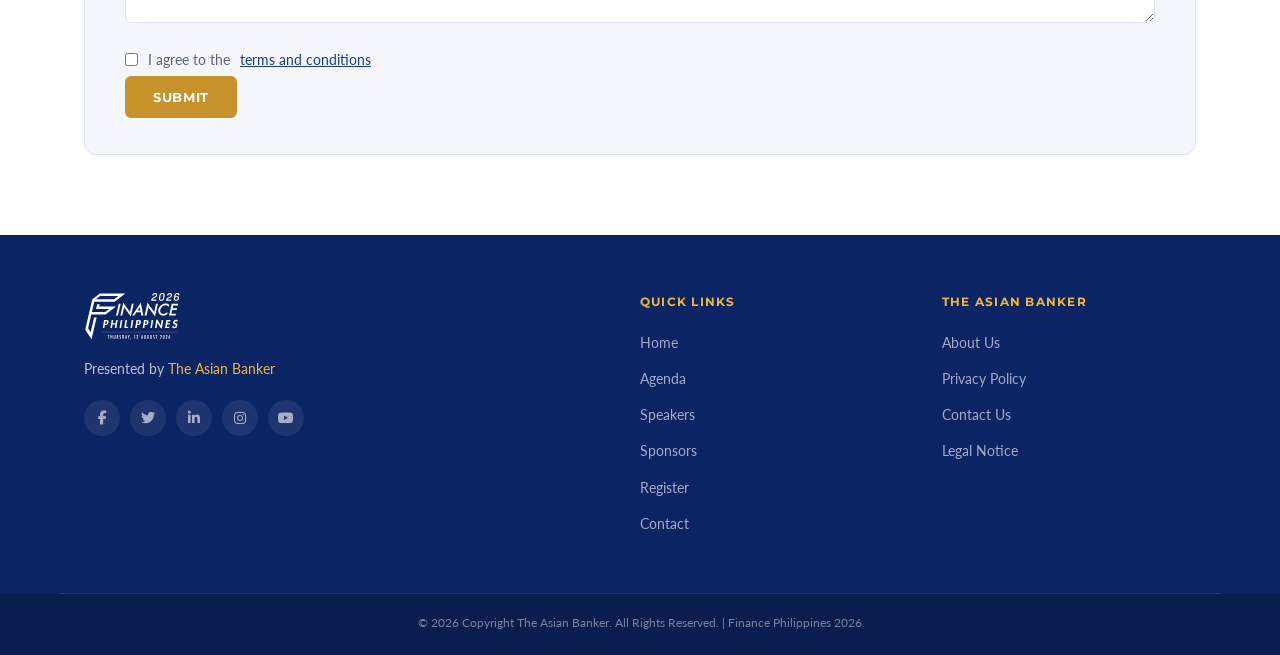
<file: register.html>
<!DOCTYPE html>
<html lang="en">
<head>
  <meta charset="UTF-8"/>
  <meta name="viewport" content="width=device-width, initial-scale=1.0"/>
  <title>Register | Finance Philippines 2026</title>
  <link rel="stylesheet" href="style.css"/>
  <link rel="stylesheet" href="inner.css"/>
  <link href="https://fonts.googleapis.com/css2?family=Lato:wght@300;400;700;900&family=Montserrat:wght@400;600;700;800;900&display=swap" rel="stylesheet"/>
  <link rel="stylesheet" href="https://cdnjs.cloudflare.com/ajax/libs/font-awesome/6.5.0/css/all.min.css"/>
</head>
<body>
<div class="topbar">
  <div class="topbar-inner">
    <span><i class="fa-regular fa-calendar"></i> 13 August 2026</span>
    <span><a href="https://wa.me/639566707433"><i class="fab fa-whatsapp"></i> +63 956 670 7433</a></span>
    <span class="topbar-social">
      <a href="https://www.facebook.com/TheAsianBanker" target="_blank"><i class="fab fa-facebook-f"></i></a>
      <a href="https://twitter.com/theasianbanker" target="_blank"><i class="fab fa-twitter"></i></a>
      <a href="https://www.linkedin.com/company/the-asian-banker" target="_blank"><i class="fab fa-linkedin-in"></i></a>
      <a href="https://instagram.com/theasianbankerofficial/" target="_blank"><i class="fab fa-instagram"></i></a>
      <a href="https://www.youtube.com/user/theasianbanker" target="_blank"><i class="fab fa-youtube"></i></a>
    </span>
  </div>
</div>
<nav class="navbar" id="navbar">
  <div class="nav-inner">
    <a href="index.html" class="nav-logo">
      <img src="TAB-Finance_Philippines-logo-01.svg" alt="Finance Philippines 2026" class="nav-logo-img"/>
    </a>
    <button class="nav-toggle" id="navToggle"><i class="fas fa-bars"></i></button>
    <ul class="nav-links" id="navLinks">
      <li><a href="index.html">Home</a></li>
      <li><a href="agenda.html">Agenda</a></li>
      <li><a href="speakers.html">Speakers</a></li>
      <li><a href="sponsors.html">Sponsors</a></li>
      <li><a href="register.html">Register</a></li>
      <li><a href="contact.html">Contact</a></li>
    </ul>
    <div class="nav-ctas">
      <a href="register.html" class="btn btn-outline-nav">Brochure</a>
      <a href="register.html" class="btn btn-primary">Register Now</a>
    </div>
  </div>
</nav>

<div class="inner-hero">
  <div class="container inner-hero-content">
    <span class="inner-hero-eyebrow">Join Us</span>
    <h1>Register Now</h1>
    <p>Secure your seat at Finance Philippines 2026 — 13 August, Grand Hyatt Manila.</p>
    <div class="inner-breadcrumb">
      <a href="index.html">Home</a><span>/</span><span class="current">Register</span>
    </div>
  </div>
</div>
<div class="inner-body">
  <div class="container">
    <div class="reg-cards" style="margin-bottom:40px">
      <div class="reg-card">
        <div class="reg-card-header"><h3>Event Pass</h3><div class="reg-badge">Delegate</div></div>
        <ul class="reg-features">
          <li><i class="fas fa-check"></i> Full access to all conference sessions</li>
          <li><i class="fas fa-check"></i> Access to event presentation slide decks</li>
          <li><i class="fas fa-check"></i> Exhibition and networking areas</li>
          <li><i class="fas fa-check"></i> On-demand video access for six months</li>
          <li><i class="fas fa-check"></i> Networking app access</li>
          <li><i class="fas fa-check"></i> Lunch and coffee breaks</li>
        </ul>
        <a href="https://www.theasianbanker.com/finance-philippines-2026/register-now" class="btn btn-primary btn-full" target="_blank">Register Now</a>
      </div>
      <div class="reg-card reg-card-featured">
        <div class="reg-card-header"><h3>Sponsors &amp; Exhibitors</h3><div class="reg-badge reg-badge-gold">Partner</div></div>
        <ul class="reg-features">
          <li><i class="fas fa-check"></i> Customised packages matching your interests</li>
          <li><i class="fas fa-check"></i> Face-to-face meetings with key decision makers</li>
          <li><i class="fas fa-check"></i> Thought leadership to target audience</li>
          <li><i class="fas fa-check"></i> Branding and marketing campaigns</li>
          <li><i class="fas fa-check"></i> 3x more meetings &amp; 4x more high-value connections</li>
        </ul>
        <a href="https://www.theasianbanker.com/finance-philippines-2026/sponsor-exhibitor-registration" class="btn btn-primary btn-full" target="_blank">Enquire Now</a>
      </div>
    </div>
    <div class="reg-policy">
      <h4>Registration &amp; Cancellation Policy</h4>
      <p>All registrations received are subject to confirmation. A substitute delegate is welcome at no extra cost. TAB Global Pte Ltd observes a <strong>no refund policy</strong> for cancellations. In the event of postponement, payments made will be credited and valid for the rescheduled date. Government taxes and bank charges are to be borne by the delegate.</p>
    </div>
    <div class="reg-form-wrap">
      <h3>Register Your Interest</h3>
      <div class="reg-form">
        <div class="form-row">
          <div class="form-group"><label>Salutation *</label><select><option value="">Select</option><option>Mr.</option><option>Mrs.</option><option>Miss</option><option>Ms.</option><option>Dr.</option><option>Prof.</option></select></div>
          <div class="form-group"><label>First Name *</label><input type="text" placeholder="First Name"/></div>
          <div class="form-group"><label>Last Name *</label><input type="text" placeholder="Last Name"/></div>
        </div>
        <div class="form-row">
          <div class="form-group"><label>Organisation *</label><input type="text" placeholder="Organisation Name"/></div>
          <div class="form-group"><label>Business Title *</label><input type="text" placeholder="Your Title"/></div>
        </div>
        <div class="form-row">
          <div class="form-group"><label>Email Address *</label><input type="email" placeholder="your@email.com"/></div>
          <div class="form-group"><label>Phone Number</label><input type="tel" placeholder="+63 xxx xxx xxxx"/></div>
        </div>
        <div class="form-row"><div class="form-group form-group-full"><label>Query About *</label><select><option value="">Please Select</option><option>Speaker</option><option>Sponsorship</option><option>Attendee</option></select></div></div>
        <div class="form-row"><div class="form-group form-group-full"><label>Message</label><textarea placeholder="Your message..." rows="4"></textarea></div></div>
        <div class="form-row form-check-row"><label class="form-check"><input type="checkbox"/> I agree to the <a href="#">terms and conditions</a></label></div>
        <button type="submit" class="btn btn-primary">Submit</button>
      </div>
    </div>
  </div>
</div>

<footer class="footer">
  <div class="container footer-inner">
    <div class="footer-brand">
      <img src="TAB-Finance_Philippines-logo-01.svg" alt="Finance Philippines 2026" class="footer-logo"/>
      <p>Presented by <a href="https://www.theasianbanker.com" target="_blank">The Asian Banker</a></p>
      <div class="footer-social">
        <a href="https://www.facebook.com/TheAsianBanker" target="_blank"><i class="fab fa-facebook-f"></i></a>
        <a href="https://twitter.com/theasianbanker" target="_blank"><i class="fab fa-twitter"></i></a>
        <a href="https://www.linkedin.com/company/the-asian-banker" target="_blank"><i class="fab fa-linkedin-in"></i></a>
        <a href="https://instagram.com/theasianbankerofficial/" target="_blank"><i class="fab fa-instagram"></i></a>
        <a href="https://www.youtube.com/user/theasianbanker" target="_blank"><i class="fab fa-youtube"></i></a>
      </div>
    </div>
    <div class="footer-links"><h5>Quick Links</h5><ul>
      <li><a href="index.html">Home</a></li>
      <li><a href="agenda.html">Agenda</a></li>
      <li><a href="speakers.html">Speakers</a></li>
      <li><a href="sponsors.html">Sponsors</a></li>
      <li><a href="register.html">Register</a></li>
      <li><a href="contact.html">Contact</a></li>
    </ul></div>
    <div class="footer-links"><h5>The Asian Banker</h5><ul>
      <li><a href="https://www.theasianbanker.com/tab-about-us" target="_blank">About Us</a></li>
      <li><a href="https://www.theasianbanker.com/tab-privacy-policy" target="_blank">Privacy Policy</a></li>
      <li><a href="https://www.theasianbanker.com/tab-contact-us" target="_blank">Contact Us</a></li>
      <li><a href="https://www.theasianbanker.com/legal-notice" target="_blank">Legal Notice</a></li>
    </ul></div>
  </div>
  <div class="footer-bottom"><div class="container">
    <p>© 2026 Copyright The Asian Banker. All Rights Reserved. | Finance Philippines 2026</p>
  </div></div>
</footer>
<a href="#" class="back-to-top" id="backToTop"><i class="fas fa-chevron-up"></i></a>
<script>
  window.addEventListener("scroll",()=>{
    document.getElementById("navbar").classList.toggle("scrolled",window.scrollY>60);
    document.getElementById("backToTop").classList.toggle("visible",window.scrollY>300);
  });
  document.getElementById("navToggle").addEventListener("click",()=>{
    document.getElementById("navLinks").classList.toggle("open");
  });
</script>
</body>
</html>
</file>
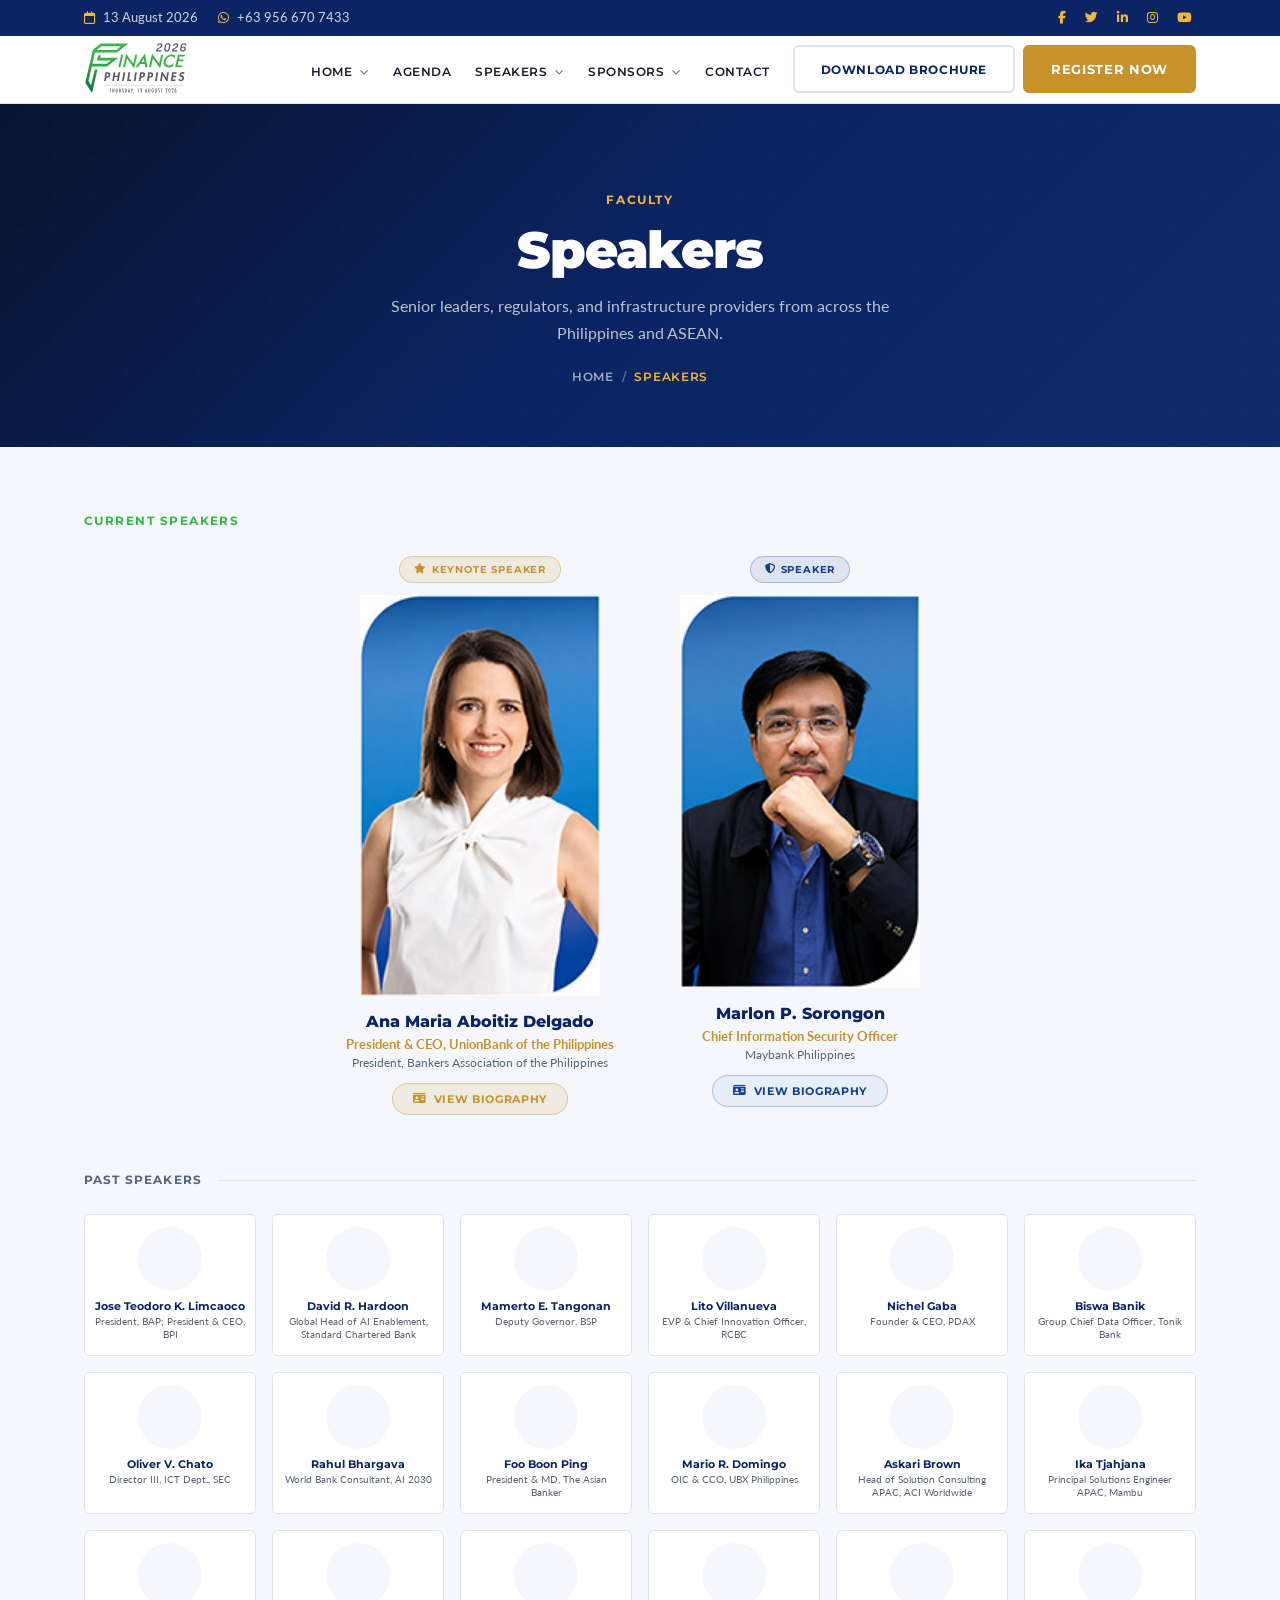
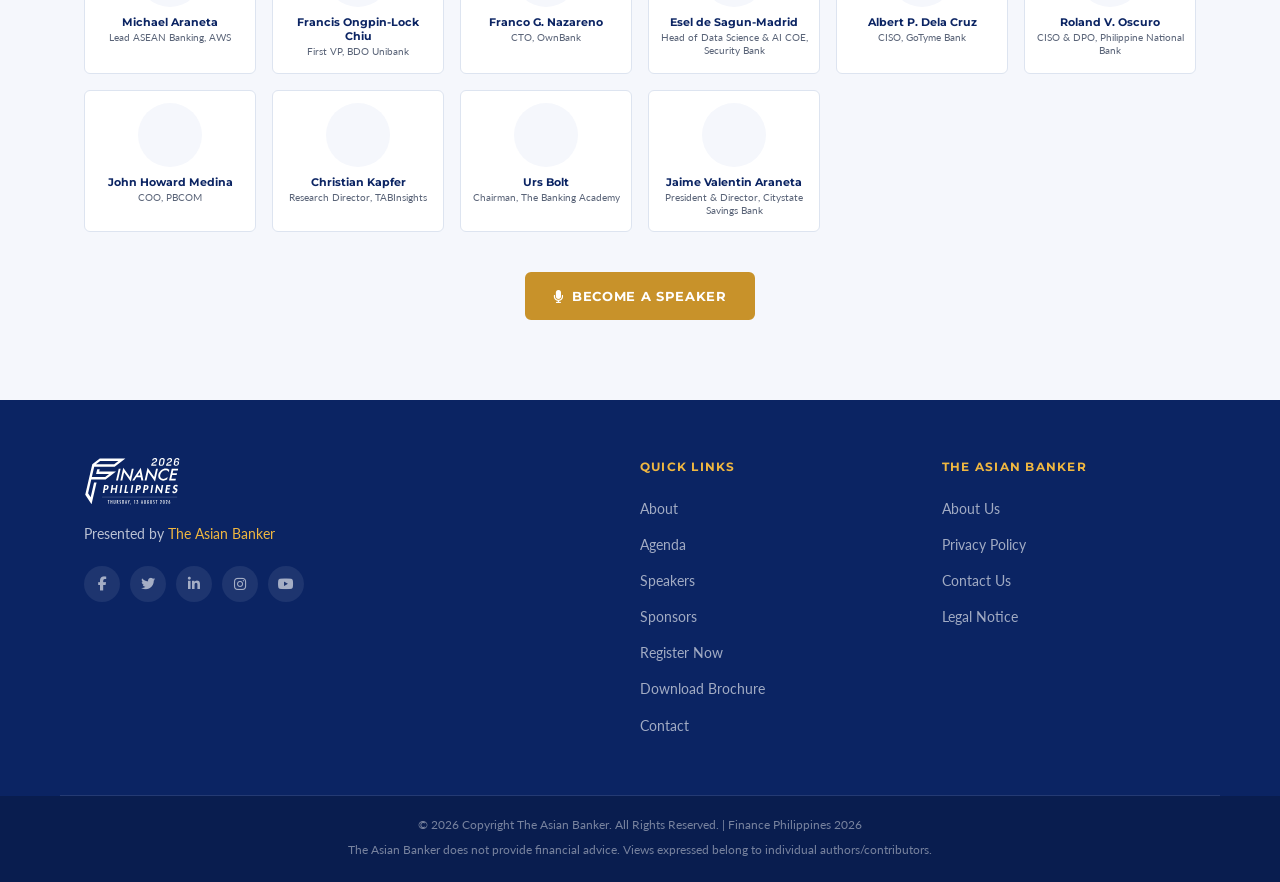
<file: speakers.html>
<!DOCTYPE html>
<html lang="en">
<head>
  <meta charset="UTF-8"/>
  <meta name="viewport" content="width=device-width, initial-scale=1.0"/>
  <title>Speakers | Finance Philippines 2026</title>
  <link rel="stylesheet" href="style.css"/>
  <link rel="stylesheet" href="inner.css"/>
  <link href="https://fonts.googleapis.com/css2?family=Lato:wght@300;400;700;900&family=Montserrat:wght@400;600;700;800;900&display=swap" rel="stylesheet"/>
  <link rel="stylesheet" href="https://cdnjs.cloudflare.com/ajax/libs/font-awesome/6.5.0/css/all.min.css"/>
</head>
<body>
<div class="topbar">
  <div class="topbar-inner">
    <span><i class="fa-regular fa-calendar"></i> 13 August 2026</span>
    <span><a href="https://wa.me/639566707433"><i class="fab fa-whatsapp"></i> +63 956 670 7433</a></span>
    <span class="topbar-social">
      <a href="https://www.facebook.com/TheAsianBanker" target="_blank"><i class="fab fa-facebook-f"></i></a>
      <a href="https://twitter.com/theasianbanker" target="_blank"><i class="fab fa-twitter"></i></a>
      <a href="https://www.linkedin.com/company/the-asian-banker" target="_blank"><i class="fab fa-linkedin-in"></i></a>
      <a href="https://instagram.com/theasianbankerofficial/" target="_blank"><i class="fab fa-instagram"></i></a>
      <a href="https://www.youtube.com/user/theasianbanker" target="_blank"><i class="fab fa-youtube"></i></a>
    </span>
  </div>
</div>
<nav class="navbar" id="navbar">
  <div class="nav-inner">
    <a href="index.html" class="nav-logo">
      <img src="TAB-Finance_Philippines-logo-01.svg" alt="Finance Philippines 2026" class="nav-logo-img" style="height:56px;"/>
    </a>
    <button class="nav-toggle" id="navToggle"><i class="fas fa-bars"></i></button>
    <ul class="nav-links" id="navLinks">
            <li class="has-sub">
        <a href="index.html">Home <i class="fas fa-chevron-down nav-arrow"></i></a>
        <ul class="sub-menu">
          <li><a href="index.html">Finance Philippines 2026</a></li>
          <li><a href="https://www.theasianbanker.com" target="_blank">The Asian Banker</a></li>
          <li><a href="https://tab.global/" target="_blank">TAB Global</a></li>
        </ul>
      </li>
      <li><a href="index.html#agenda">Agenda</a></li>
      <li class="has-sub">
        <a href="index.html#speakers">Speakers <i class="fas fa-chevron-down nav-arrow"></i></a>
        <ul class="sub-menu">
          <li><a href="index.html#speakers">Speakers</a></li>
          <li><a href="become-speaker.html">Become a Speaker</a></li>
        </ul>
      </li>
      <li class="has-sub">
        <a href="index.html#sponsors">Sponsors <i class="fas fa-chevron-down nav-arrow"></i></a>
        <ul class="sub-menu">
          <li><a href="index.html#sponsors">Sponsors &amp; Partners</a></li>
          <li><a href="sponsors.html#why">Why Sponsor</a></li>
          <li><a href="sponsors.html#become">Become a Sponsor / Exhibitor</a></li>
        </ul>
      </li>
      <li><a href="contact.html">Contact</a></li>
    </ul>
    <div class="nav-ctas">
      <a href="download-brochure.html" class="btn btn-outline-nav">Download Brochure</a>
      <a href="register-now.html" class="btn btn-primary">Register Now</a>
    </div>
  </div>
</nav>

<div class="inner-hero">
  <div class="container inner-hero-content">
    <span class="inner-hero-eyebrow">Faculty</span>
    <h1>Speakers</h1>
    <p>Senior leaders, regulators, and infrastructure providers from across the Philippines and ASEAN.</p>
    <div class="inner-breadcrumb">
      <a href="index.html">Home</a><span>/</span><span class="current">Speakers</span>
    </div>
  </div>
</div>

<div class="inner-body bg-off">
  <div class="container">

    <!-- CURRENT SPEAKERS — featured, large -->
    <div class="current-spk-label">Current Speakers</div>
    <div class="current-spk-grid">

      <div class="current-spk-card">
        <span class="current-spk-badge current-spk-badge-gold"><i class="fa-solid fa-star"></i> Keynote Speaker</span>
        <div class="current-spk-photo"><img src="Ana-Maria.jpg" alt="Ana Maria Aboitiz Delgado"/></div>
        <h3>Ana Maria Aboitiz Delgado</h3>
        <p class="current-spk-role">President &amp; CEO, UnionBank of the Philippines</p>
        <p class="current-spk-org">President, Bankers Association of the Philippines</p>
        <button class="btn-bio btn-bio-gold" onclick="openBio('ana')"><i class="fas fa-id-card"></i> View Biography</button>
      </div>

      <div class="current-spk-card">
        <span class="current-spk-badge current-spk-badge-blue"><i class="fa-solid fa-shield-halved"></i> Speaker</span>
        <div class="current-spk-photo"><img src="Marlon-P.jpg" alt="Marlon P. Sorongon"/></div>
        <h3>Marlon P. Sorongon</h3>
        <p class="current-spk-role">Chief Information Security Officer</p>
        <p class="current-spk-org">Maybank Philippines</p>
        <button class="btn-bio btn-bio-blue" onclick="openBio('marlon')"><i class="fas fa-id-card"></i> View Biography</button>
      </div>

    </div>

    <!-- PAST SPEAKERS — smaller, demoted, line 2 -->
    <div class="past-spk-header">
      <span class="past-spk-label">Past Speakers</span>
      <div class="past-spk-line"></div>
    </div>
    <div class="past-spk-grid">
        <div class="past-spk-card">
          <div class="past-spk-img"><img src="https://www.theasianbanker.com/finance-philippines-2026/images/speaker-2025/Jose-Teodoro.webp" alt="Jose Teodoro K. Limcaoco" loading="lazy" onerror="this.src='https://placehold.co/120x120/0b2463/ffffff?text=Speaker'"/></div>
          <h5>Jose Teodoro K. Limcaoco</h5>
          <p>President, BAP; President &amp; CEO, BPI</p>
        </div>
        <div class="past-spk-card">
          <div class="past-spk-img"><img src="https://www.theasianbanker.com/finance-philippines-2026/images/speaker-2025/hardoon.webp" alt="David R. Hardoon" loading="lazy" onerror="this.src='https://placehold.co/120x120/0b2463/ffffff?text=Speaker'"/></div>
          <h5>David R. Hardoon</h5>
          <p>Global Head of AI Enablement, Standard Chartered Bank</p>
        </div>
        <div class="past-spk-card">
          <div class="past-spk-img"><img src="https://www.theasianbanker.com/finance-philippines-2026/images/speaker-2025/tangonan.webp" alt="Mamerto E. Tangonan" loading="lazy" onerror="this.src='https://placehold.co/120x120/0b2463/ffffff?text=Speaker'"/></div>
          <h5>Mamerto E. Tangonan</h5>
          <p>Deputy Governor, BSP</p>
        </div>
        <div class="past-spk-card">
          <div class="past-spk-img"><img src="https://www.theasianbanker.com/finance-philippines-2026/images/speaker-2025/Lito-Villanueva.webp" alt="Lito Villanueva" loading="lazy" onerror="this.src='https://placehold.co/120x120/0b2463/ffffff?text=Speaker'"/></div>
          <h5>Lito Villanueva</h5>
          <p>EVP &amp; Chief Innovation Officer, RCBC</p>
        </div>
        <div class="past-spk-card">
          <div class="past-spk-img"><img src="https://www.theasianbanker.com/finance-philippines-2026/images/speaker-2025/Nichel-Gaba.webp" alt="Nichel Gaba" loading="lazy" onerror="this.src='https://placehold.co/120x120/0b2463/ffffff?text=Speaker'"/></div>
          <h5>Nichel Gaba</h5>
          <p>Founder &amp; CEO, PDAX</p>
        </div>
        <div class="past-spk-card">
          <div class="past-spk-img"><img src="https://www.theasianbanker.com/finance-philippines-2026/images/speaker-2025/Biswa-Banik.webp" alt="Biswa Banik" loading="lazy" onerror="this.src='https://placehold.co/120x120/0b2463/ffffff?text=Speaker'"/></div>
          <h5>Biswa Banik</h5>
          <p>Group Chief Data Officer, Tonik Bank</p>
        </div>
        <div class="past-spk-card">
          <div class="past-spk-img"><img src="https://www.theasianbanker.com/finance-philippines-2026/images/speaker-2025/Oliver-V.webp" alt="Oliver V. Chato" loading="lazy" onerror="this.src='https://placehold.co/120x120/0b2463/ffffff?text=Speaker'"/></div>
          <h5>Oliver V. Chato</h5>
          <p>Director III, ICT Dept., SEC</p>
        </div>
        <div class="past-spk-card">
          <div class="past-spk-img"><img src="https://www.theasianbanker.com/finance-philippines-2026/images/speaker-2025/Rahul-Bhargava.webp" alt="Rahul Bhargava" loading="lazy" onerror="this.src='https://placehold.co/120x120/0b2463/ffffff?text=Speaker'"/></div>
          <h5>Rahul Bhargava</h5>
          <p>World Bank Consultant, AI 2030</p>
        </div>
        <div class="past-spk-card">
          <div class="past-spk-img"><img src="https://www.theasianbanker.com/finance-philippines-2026/images/speaker-2025/Foo-Boon.png" alt="Foo Boon Ping" loading="lazy" onerror="this.src='https://placehold.co/120x120/0b2463/ffffff?text=Speaker'"/></div>
          <h5>Foo Boon Ping</h5>
          <p>President &amp; MD, The Asian Banker</p>
        </div>
        <div class="past-spk-card">
          <div class="past-spk-img"><img src="https://www.theasianbanker.com/finance-philippines-2026/images/speaker-2025/Mario-R.webp" alt="Mario R. Domingo" loading="lazy" onerror="this.src='https://placehold.co/120x120/0b2463/ffffff?text=Speaker'"/></div>
          <h5>Mario R. Domingo</h5>
          <p>OIC &amp; CCO, UBX Philippines</p>
        </div>
        <div class="past-spk-card">
          <div class="past-spk-img"><img src="https://www.theasianbanker.com/finance-philippines-2026/images/speaker-2025/Askari-Brown.webp" alt="Askari Brown" loading="lazy" onerror="this.src='https://placehold.co/120x120/0b2463/ffffff?text=Speaker'"/></div>
          <h5>Askari Brown</h5>
          <p>Head of Solution Consulting APAC, ACI Worldwide</p>
        </div>
        <div class="past-spk-card">
          <div class="past-spk-img"><img src="https://www.theasianbanker.com/finance-philippines-2026/images/speaker-2025/Ika-Tjahjana.webp" alt="Ika Tjahjana" loading="lazy" onerror="this.src='https://placehold.co/120x120/0b2463/ffffff?text=Speaker'"/></div>
          <h5>Ika Tjahjana</h5>
          <p>Principal Solutions Engineer APAC, Mambu</p>
        </div>
        <div class="past-spk-card">
          <div class="past-spk-img"><img src="https://www.theasianbanker.com/finance-philippines-2026/images/speaker-2025/Michael-Araneta.webp" alt="Michael Araneta" loading="lazy" onerror="this.src='https://placehold.co/120x120/0b2463/ffffff?text=Speaker'"/></div>
          <h5>Michael Araneta</h5>
          <p>Lead ASEAN Banking, AWS</p>
        </div>
        <div class="past-spk-card">
          <div class="past-spk-img"><img src="https://www.theasianbanker.com/finance-philippines-2026/images/speaker-2025/Francis-Ongpin.webp" alt="Francis Ongpin-Lock Chiu" loading="lazy" onerror="this.src='https://placehold.co/120x120/0b2463/ffffff?text=Speaker'"/></div>
          <h5>Francis Ongpin-Lock Chiu</h5>
          <p>First VP, BDO Unibank</p>
        </div>
        <div class="past-spk-card">
          <div class="past-spk-img"><img src="https://www.theasianbanker.com/finance-philippines-2026/images/speaker-2025/Franco-G.webp" alt="Franco G. Nazareno" loading="lazy" onerror="this.src='https://placehold.co/120x120/0b2463/ffffff?text=Speaker'"/></div>
          <h5>Franco G. Nazareno</h5>
          <p>CTO, OwnBank</p>
        </div>
        <div class="past-spk-card">
          <div class="past-spk-img"><img src="https://www.theasianbanker.com/finance-philippines-2026/images/speaker-2025/Esel-De.webp" alt="Esel de Sagun-Madrid" loading="lazy" onerror="this.src='https://placehold.co/120x120/0b2463/ffffff?text=Speaker'"/></div>
          <h5>Esel de Sagun-Madrid</h5>
          <p>Head of Data Science &amp; AI COE, Security Bank</p>
        </div>
        <div class="past-spk-card">
          <div class="past-spk-img"><img src="https://www.theasianbanker.com/finance-philippines-2026/images/speaker-2025/Albert-P.webp" alt="Albert P. Dela Cruz" loading="lazy" onerror="this.src='https://placehold.co/120x120/0b2463/ffffff?text=Speaker'"/></div>
          <h5>Albert P. Dela Cruz</h5>
          <p>CISO, GoTyme Bank</p>
        </div>
        <div class="past-spk-card">
          <div class="past-spk-img"><img src="https://www.theasianbanker.com/finance-philippines-2026/images/speaker-2025/Roland-V.webp" alt="Roland V. Oscuro" loading="lazy" onerror="this.src='https://placehold.co/120x120/0b2463/ffffff?text=Speaker'"/></div>
          <h5>Roland V. Oscuro</h5>
          <p>CISO &amp; DPO, Philippine National Bank</p>
        </div>
        <div class="past-spk-card">
          <div class="past-spk-img"><img src="https://www.theasianbanker.com/finance-philippines-2026/images/speaker-2025/John-Howard.webp" alt="John Howard Medina" loading="lazy" onerror="this.src='https://placehold.co/120x120/0b2463/ffffff?text=Speaker'"/></div>
          <h5>John Howard Medina</h5>
          <p>COO, PBCOM</p>
        </div>
        <div class="past-spk-card">
          <div class="past-spk-img"><img src="https://www.theasianbanker.com/finance-philippines-2026/images/speaker-2025/Christian-Kapfer.png" alt="Christian Kapfer" loading="lazy" onerror="this.src='https://placehold.co/120x120/0b2463/ffffff?text=Speaker'"/></div>
          <h5>Christian Kapfer</h5>
          <p>Research Director, TABInsights</p>
        </div>
        <div class="past-spk-card">
          <div class="past-spk-img"><img src="https://www.theasianbanker.com/finance-philippines-2026/images/speaker-2025/Urs-Bolt.webp" alt="Urs Bolt" loading="lazy" onerror="this.src='https://placehold.co/120x120/0b2463/ffffff?text=Speaker'"/></div>
          <h5>Urs Bolt</h5>
          <p>Chairman, The Banking Academy</p>
        </div>
        <div class="past-spk-card">
          <div class="past-spk-img"><img src="https://www.theasianbanker.com/finance-philippines-2026/images/speaker-2025/jaime.webp" alt="Jaime Valentin Araneta" loading="lazy" onerror="this.src='https://placehold.co/120x120/0b2463/ffffff?text=Speaker'"/></div>
          <h5>Jaime Valentin Araneta</h5>
          <p>President &amp; Director, Citystate Savings Bank</p>
        </div>
    </div>

    <div class="section-footer">
      <a href="become-speaker.html" class="btn btn-primary"><i class="fas fa-microphone"></i> Become a Speaker</a>
    </div>

    <!-- BIO MODALS -->
    <div class="bio-modal-backdrop" id="bioBackdrop" onclick="closeBio()"></div>
    <div class="bio-modal" id="bioAna">
      <button class="bio-modal-close" onclick="closeBio()"><i class="fas fa-times"></i></button>
      <div class="bio-modal-inner">
        <div class="bio-modal-photo">
          <img src="Ana-Maria.jpg" alt="Ana Maria Aboitiz Delgado"/>
          <span class="bio-modal-badge"><i class="fa-solid fa-star"></i> Keynote</span>
        </div>
        <div class="bio-modal-content">
          <h3>Ana Maria Aboitiz Delgado</h3>
          <p class="bio-modal-title">President &amp; CEO, UnionBank of the Philippines<br/>President, Bankers Association of the Philippines 2026–2027</p>
          <div class="bio-modal-text">
            <p>Ana Maria Aboitiz-Delgado is the President and Chief Executive Officer of Union Bank of the Philippines, a role she assumed in January 2025 following more than two decades at the institution.</p>
            <p>In March 2026 she was elected President of the Bankers Association of the Philippines (BAP) for the 2026–2027 term — the first woman to lead the organisation in its nearly 80-year history.</p>
            <p>Aboitiz-Delgado holds a bachelor's degree from Boston College and an MBA from New York University's Stern School of Business. In 2025 she was named one of Fortune magazine's 100 Most Powerful Women in Asia.</p>
            <p>At Finance Philippines 2026 she delivers the keynote on the future of AI in Philippine banking.</p>
          </div>
        </div>
      </div>
    </div>
    <div class="bio-modal" id="bioMarlon">
      <button class="bio-modal-close" onclick="closeBio()"><i class="fas fa-times"></i></button>
      <div class="bio-modal-inner">
        <div class="bio-modal-photo"><img src="Marlon-P.jpg" alt="Marlon P. Sorongon"/></div>
        <div class="bio-modal-content">
          <h3>Marlon P. Sorongon</h3>
          <p class="bio-modal-title">Chief Information Security Officer (CISO), Maybank Philippines</p>
          <div class="bio-modal-text">
            <p>Marlon P. Sorongon is the Chief Information Security Officer of Maybank Philippines, responsible for the institution's information security strategy and cyber risk management across its Philippine operations.</p>
            <p>He oversees defences against AI-driven fraud, industrialised scam networks, and advanced persistent threats targeting financial institutions in the Philippines and ASEAN.</p>
            <p>At Finance Philippines 2026 he shares insights on building resilient, trust-preserving security architectures as autonomous AI systems become embedded across banking operations.</p>
          </div>
        </div>
      </div>
    </div>

  </div>
</div>

<script>
  function openBio(id) {
    document.getElementById('bioBackdrop').classList.add('active');
    document.getElementById('bioAna').classList.remove('active');
    document.getElementById('bioMarlon').classList.remove('active');
    if (id === 'ana') document.getElementById('bioAna').classList.add('active');
    if (id === 'marlon') document.getElementById('bioMarlon').classList.add('active');
    document.body.style.overflow = 'hidden';
  }
  function closeBio() {
    document.getElementById('bioBackdrop').classList.remove('active');
    document.getElementById('bioAna').classList.remove('active');
    document.getElementById('bioMarlon').classList.remove('active');
    document.body.style.overflow = '';
  }
  document.addEventListener('keydown', e => { if (e.key === 'Escape') closeBio(); });
</script>

<footer class="footer">
  <div class="container footer-inner">
    <div class="footer-brand">
      <img src="TAB-Finance_Philippines-logo-01.svg" alt="Finance Philippines 2026" class="footer-logo"/>
      <p>Presented by <a href="https://www.theasianbanker.com" target="_blank">The Asian Banker</a></p>
      <div class="footer-social">
        <a href="https://www.facebook.com/TheAsianBanker" target="_blank"><i class="fab fa-facebook-f"></i></a>
        <a href="https://twitter.com/theasianbanker" target="_blank"><i class="fab fa-twitter"></i></a>
        <a href="https://www.linkedin.com/company/the-asian-banker" target="_blank"><i class="fab fa-linkedin-in"></i></a>
        <a href="https://instagram.com/theasianbankerofficial/" target="_blank"><i class="fab fa-instagram"></i></a>
        <a href="https://www.youtube.com/user/theasianbanker" target="_blank"><i class="fab fa-youtube"></i></a>
      </div>
    </div>
    <div class="footer-links"><h5>Quick Links</h5><ul>
      <li><a href="index.html#about">About</a></li>
      <li><a href="agenda.html">Agenda</a></li>
      <li><a href="speakers.html">Speakers</a></li>
      <li><a href="sponsors.html">Sponsors</a></li>
      <li><a href="register-now.html">Register Now</a></li>
      <li><a href="download-brochure.html">Download Brochure</a></li>
      <li><a href="contact.html">Contact</a></li>
    </ul></div>
    <div class="footer-links"><h5>The Asian Banker</h5><ul>
      <li><a href="https://www.theasianbanker.com/tab-about-us" target="_blank">About Us</a></li>
      <li><a href="https://www.theasianbanker.com/tab-privacy-policy" target="_blank">Privacy Policy</a></li>
      <li><a href="https://www.theasianbanker.com/tab-contact-us" target="_blank">Contact Us</a></li>
      <li><a href="https://www.theasianbanker.com/legal-notice" target="_blank">Legal Notice</a></li>
    </ul></div>
  </div>
  <div class="footer-bottom"><div class="container">
    <p>© 2026 Copyright The Asian Banker. All Rights Reserved. | Finance Philippines 2026</p>
    <p class="footer-disclaimer">The Asian Banker does not provide financial advice. Views expressed belong to individual authors/contributors.</p>
  </div></div>
</footer>
<a href="#" class="back-to-top" id="backToTop"><i class="fas fa-chevron-up"></i></a>
<script>
  window.addEventListener("scroll",()=>{
    document.getElementById("navbar").classList.toggle("scrolled",window.scrollY>60);
    document.getElementById("backToTop").classList.toggle("visible",window.scrollY>300);
  });
  document.getElementById("navToggle").addEventListener("click",()=>{
    document.getElementById("navLinks").classList.toggle("open");
  });
  document.querySelectorAll('.has-sub > a').forEach(a => {
    a.addEventListener('click', e => {
      e.preventDefault(); // parent link never navigates — it's a toggle only
      if (window.innerWidth <= 860) {
        a.parentElement.classList.toggle('open');
      }
    });
  });
  // Dropdown on mobile tap
  document.querySelectorAll(".has-drop > a").forEach(a=>{
    a.addEventListener("click",function(e){
      if(window.innerWidth<=860){
        e.preventDefault();
        this.parentElement.classList.toggle("drop-open");
      }
    });
  });
</script>
</body>
</html>
</file>
<file: style.css>
/* ============================================================
   Finance Philippines 2026 — style.css v6
   ============================================================ */
*,*::before,*::after{box-sizing:border-box;margin:0;padding:0}
:root{
  --blue-deep:#0b2463;--blue-mid:#133e8e;--blue-light:#1e5ab8;--blue-pale:#e8eef8;
  --green:#39b54a;--green-dark:#006838;
  --gold:#c8922a;--gold-lt:#f0b740;
  --white:#ffffff;--off-white:#f5f7fc;
  --text:#1a1a2e;--muted:#5a6478;--border:#dde4f0;
  --sh-sm:0 2px 8px rgba(11,36,99,.07);
  --sh-md:0 6px 24px rgba(11,36,99,.13);
  --sh-lg:0 16px 48px rgba(11,36,99,.18);
  --r:6px;--r-lg:12px;--t:.22s ease;--nav-h:68px;
}
html{scroll-behavior:smooth}
body{font-family:'Lato',sans-serif;color:var(--text);background:var(--white);line-height:1.7;font-size:16px}
img{max-width:100%;height:auto;display:block}
a{color:inherit;text-decoration:none;transition:color var(--t)}
ul{list-style:none}
.container{max-width:1160px;margin:0 auto;padding:0 24px}

/* BUTTONS */
.btn{display:inline-flex;align-items:center;justify-content:center;gap:8px;padding:11px 26px;border-radius:var(--r);font-family:'Montserrat',sans-serif;font-weight:700;font-size:.82rem;letter-spacing:.05em;text-transform:uppercase;cursor:pointer;border:2px solid transparent;transition:all var(--t);white-space:nowrap}
.btn:hover{transform:translateY(-2px)}
.btn-primary{background:var(--gold);color:var(--white);border-color:var(--gold)}
.btn-primary:hover{background:#a87220;border-color:#a87220;box-shadow:0 4px 16px rgba(200,146,42,.4)}
.btn-outline{background:transparent;color:var(--blue-deep);border-color:var(--blue-deep)}
.btn-outline:hover{background:var(--blue-deep);color:var(--white)}
.btn-outline-nav{background:transparent;color:var(--blue-deep);border-color:var(--border);font-size:.78rem}
.btn-outline-nav:hover{border-color:var(--blue-mid);background:var(--off-white)}
.btn-ghost{background:rgba(255,255,255,.10);color:var(--white);border-color:rgba(255,255,255,.55);backdrop-filter:blur(6px)}
.btn-ghost:hover{background:rgba(255,255,255,.22);border-color:rgba(255,255,255,.9)}
.btn-gold{background:var(--gold);color:var(--white);border-color:var(--gold)}
.btn-gold:hover{background:#a87220;box-shadow:0 4px 16px rgba(200,146,42,.4)}
.btn-white-outline{background:rgba(255,255,255,.08);color:var(--white);border-color:rgba(255,255,255,.4)}
.btn-white-outline:hover{background:rgba(255,255,255,.18);border-color:rgba(255,255,255,.8)}
.btn-lg{padding:15px 38px;font-size:.9rem}
.btn-full{width:100%}

/* TOPBAR */
.topbar{background:var(--blue-deep);color:rgba(255,255,255,.8);font-size:.8rem;padding:7px 0}
.topbar-inner{display:flex;align-items:center;gap:20px;max-width:1160px;margin:0 auto;padding:0 24px;flex-wrap:wrap}
.topbar a{color:rgba(255,255,255,.8)}.topbar a:hover{color:var(--gold-lt)}
.topbar i{margin-right:5px;color:var(--gold-lt)}
.topbar-social{margin-left:auto;display:flex;gap:14px}

/* NAVBAR */
.navbar{position:sticky;top:0;z-index:1000;background:var(--white);border-bottom:1px solid var(--border);height:var(--nav-h);transition:box-shadow var(--t)}
.navbar.scrolled{box-shadow:var(--sh-md)}
.nav-inner{display:flex;align-items:center;gap:12px;height:100%;max-width:1160px;margin:0 auto;padding:0 24px}
.nav-logo{flex-shrink:0}.nav-logo-img{height:56px;width:auto}
.nav-links{display:flex;align-items:center;gap:2px;margin-left:auto}
.nav-links a{padding:7px 11px;font-family:'Montserrat',sans-serif;font-size:.76rem;font-weight:600;letter-spacing:.04em;color:var(--text);border-radius:var(--r);text-transform:uppercase}
.nav-links a:hover{color:var(--blue-mid);background:var(--off-white)}
.nav-ctas{display:flex;gap:8px;flex-shrink:0}
.nav-toggle{display:none;background:none;border:none;font-size:1.4rem;color:var(--blue-deep);cursor:pointer;margin-left:auto}

/* HERO — VIDEO */
.hero{position:relative;min-height:100vh;display:flex;align-items:center;justify-content:center;text-align:center;padding:80px 24px 70px;overflow:hidden;background:#040c28}
.hero-video{position:absolute;inset:0;width:100%;height:100%;object-fit:cover;object-position:center;z-index:0}
.hero-overlay{position:absolute;inset:0;z-index:1;background:linear-gradient(to bottom,rgba(4,12,40,.72) 0%,rgba(8,22,66,.52) 35%,rgba(8,22,66,.55) 65%,rgba(4,12,40,.82) 100%)}
.hero-vignette{position:absolute;inset:0;z-index:2;background:radial-gradient(ellipse 85% 75% at 50% 50%,transparent 40%,rgba(4,10,35,.65) 100%);pointer-events:none}
.hero-content{position:relative;z-index:3;max-width:1000px}
.hero-theme{font-family:'Montserrat',sans-serif;font-size:clamp(3.8rem,9vw,7rem);font-weight:900;color:var(--white);line-height:1.0;letter-spacing:-.03em;margin-bottom:40px;text-shadow:0 2px 4px rgba(0,0,0,.6),0 8px 24px rgba(0,0,0,.5),0 0 80px rgba(4,12,40,.7)}
.hero-theme span{color:var(--gold-lt);display:block}
.hero-meta-strip{display:flex;justify-content:center;align-items:center;flex-wrap:wrap;gap:8px 16px;margin-bottom:52px}
.hero-meta-item{display:flex;align-items:center;gap:10px;color:rgba(255,255,255,.97);font-size:1.2rem;font-weight:700;font-family:'Montserrat',sans-serif;text-shadow:0 1px 8px rgba(0,0,0,.6)}
.hero-meta-item i{color:var(--gold-lt);font-size:1.05rem}
.hero-meta-sep{color:rgba(255,255,255,.35);font-size:1.8rem;line-height:1}
.hero-buttons{display:flex;gap:16px;justify-content:center;flex-wrap:wrap}
.hero-scroll-hint{position:absolute;bottom:28px;left:50%;transform:translateX(-50%);color:rgba(255,255,255,.5);font-size:1.1rem;animation:bounce 2.2s infinite;z-index:3}
@keyframes bounce{0%,100%{transform:translateX(-50%) translateY(0)}50%{transform:translateX(-50%) translateY(9px)}}

/* SECTIONS */
.section{padding:80px 0}
.section-header{text-align:center;margin-bottom:48px}
.section-eyebrow{display:inline-block;font-family:'Montserrat',sans-serif;font-size:.74rem;font-weight:700;letter-spacing:.14em;text-transform:uppercase;color:var(--green);margin-bottom:10px}
.eyebrow-gold{color:var(--gold-lt)}
.eyebrow-light{color:rgba(255,255,255,.6)}
.section-title{font-family:'Montserrat',sans-serif;font-size:clamp(1.6rem,3.5vw,2.2rem);font-weight:800;color:var(--blue-deep);margin-bottom:12px}
.title-bar{width:48px;height:4px;background:var(--gold);border-radius:4px;margin:0 auto 14px}
.section-sub{color:var(--muted);font-size:.96rem;max-width:600px;margin:0 auto}
.section-footer{text-align:center;margin-top:40px}

/* ============================================================
   ABOUT — with 16:9 video embed
   ============================================================ */
.about-section{background:var(--white)}
.about-top-grid{display:grid;grid-template-columns:1fr 460px;gap:48px;align-items:start;margin-bottom:36px}
.about-text p{color:var(--text);margin-bottom:16px;line-height:1.82;font-size:.97rem}
.about-text strong{color:var(--blue-deep)}
.about-actions{display:flex;gap:12px;margin-top:28px;flex-wrap:wrap}

/* 16:9 video wrapper */
.about-video-col{}
.about-video-wrap{
  position:relative;width:100%;padding-bottom:56.25%; /* 16:9 */
  height:0;overflow:hidden;border-radius:var(--r-lg);
  box-shadow:var(--sh-lg);background:var(--blue-deep);
}
.about-video-wrap iframe{
  position:absolute;top:0;left:0;width:100%;height:100%;
  border:0;border-radius:var(--r-lg);
}
.about-video-caption{margin-top:10px;font-size:.82rem;color:var(--muted);display:flex;align-items:center;gap:6px;font-style:italic}
.about-video-caption i{color:var(--gold)}

/* 3 real photos */
.about-photos-grid{display:grid;grid-template-columns:repeat(3,1fr);gap:16px;margin-bottom:32px}
.about-photo-wrap{position:relative;border-radius:var(--r-lg);overflow:hidden;aspect-ratio:4/3;background:linear-gradient(135deg,var(--blue-deep),var(--blue-mid))}
.about-photo-wrap img{width:100%;height:100%;object-fit:cover;transition:transform .4s ease}
.about-photo-wrap:hover img{transform:scale(1.05)}
.about-photo-wrap.photo-fallback::after{content:'Photo';position:absolute;inset:0;display:flex;align-items:center;justify-content:center;color:rgba(255,255,255,.4);font-size:.8rem}
.photo-overlay-text{position:absolute;bottom:0;left:0;right:0;background:linear-gradient(transparent,rgba(4,12,40,.75));color:rgba(255,255,255,.9);font-family:'Montserrat',sans-serif;font-size:.75rem;font-weight:700;text-transform:uppercase;letter-spacing:.08em;padding:18px 12px 10px;text-align:center}

.about-facts-bar{display:flex;align-items:center;justify-content:space-around;background:var(--blue-deep);border-radius:var(--r-lg);padding:28px 36px;flex-wrap:wrap;gap:16px}
.fact-item{display:flex;align-items:center;gap:12px}
.fact-item i{color:var(--gold-lt);font-size:1.2rem;flex-shrink:0}
.fact-item strong{display:block;font-family:'Montserrat',sans-serif;font-size:.72rem;font-weight:700;text-transform:uppercase;letter-spacing:.08em;color:var(--gold-lt);margin-bottom:2px}
.fact-item span{font-size:.9rem;color:rgba(255,255,255,.85)}
.fact-divider{width:1px;height:40px;background:rgba(255,255,255,.15);flex-shrink:0}

/* SESSIONS + WHO ATTENDS */
.sw-section{background:linear-gradient(160deg,#071430 0%,var(--blue-deep) 45%,#0d2b6b 100%);padding:88px 0;position:relative;overflow:hidden}
.sw-section::before{content:'';position:absolute;inset:0;pointer-events:none;background-image:radial-gradient(circle,rgba(255,255,255,.03) 1px,transparent 1px);background-size:40px 40px}
.sw-header-row{display:flex;flex-direction:column;align-items:flex-start;gap:10px;margin-bottom:48px;position:relative;z-index:1}
.sw-header-left .section-eyebrow{color:var(--gold-lt)}
.sw-main-title{font-family:'Montserrat',sans-serif;font-size:clamp(1.8rem,4vw,2.8rem);font-weight:900;color:var(--white);line-height:1.1;letter-spacing:-.02em}
.sw-main-sub{font-size:.97rem;color:rgba(255,255,255,.65);line-height:1.65;max-width:100%}
.sw-header-right p{font-size:.97rem;color:rgba(255,255,255,.65);max-width:380px;line-height:1.65}
.sw-grid{display:grid;grid-template-columns:1fr 1px 1fr;gap:0;align-items:stretch;position:relative;z-index:1}
.sw-vert-divider{background:linear-gradient(to bottom,transparent,rgba(255,255,255,.2) 20%,rgba(255,255,255,.2) 80%,transparent);align-self:stretch;margin:0 40px}
.sw-panel{padding:0 8px;display:flex;flex-direction:column}
.sw-panel-label{display:flex;align-items:center;gap:14px;margin-bottom:28px;padding-bottom:20px;border-bottom:1px solid rgba(255,255,255,.12)}
.sw-label-icon{width:48px;height:48px;border-radius:12px;background:rgba(255,255,255,.10);border:1.5px solid rgba(255,255,255,.2);display:flex;align-items:center;justify-content:center;color:var(--white);font-size:1.2rem;flex-shrink:0}
.sw-icon-gold{background:rgba(200,146,42,.2);border-color:rgba(200,146,42,.5);color:var(--gold-lt)}
.sw-panel-label h3{font-family:'Montserrat',sans-serif;font-size:clamp(1.25rem,2.5vw,1.7rem);font-weight:800;color:var(--white);line-height:1.1}
.sessions-list{display:flex;flex-direction:column;gap:8px;flex:1}
.session-item{display:flex;align-items:flex-start;gap:16px;background:rgba(255,255,255,.05);border:1px solid rgba(255,255,255,.09);border-left:3px solid transparent;border-radius:var(--r-lg);padding:14px 18px;transition:all .2s ease}
.session-item:hover{background:rgba(255,255,255,.10);border-left-color:var(--gold-lt);transform:translateX(5px)}
.session-num{font-family:'Montserrat',sans-serif;font-size:.68rem;font-weight:900;color:var(--gold-lt);letter-spacing:.06em;flex-shrink:0;min-width:22px;padding-top:2px}
.session-text{font-size:.92rem;color:rgba(255,255,255,.88);line-height:1.45}
.who-intro{font-size:.88rem;color:rgba(255,255,255,.65);line-height:1.7;margin-bottom:22px}
.who-list{display:flex;flex-direction:column;gap:10px;flex:1}
.who-list li{display:flex;align-items:flex-start;gap:14px;background:rgba(255,255,255,.05);border:1px solid rgba(255,255,255,.09);border-left:3px solid transparent;border-radius:var(--r-lg);padding:14px 18px;transition:all .2s ease}
.who-list li:hover{background:rgba(255,255,255,.10);border-left-color:var(--gold-lt);transform:translateX(5px)}
.who-icon{width:36px;height:36px;border-radius:10px;background:rgba(200,146,42,.15);border:1.5px solid rgba(200,146,42,.35);display:flex;align-items:center;justify-content:center;color:var(--gold-lt);font-size:.85rem;flex-shrink:0;margin-top:1px}
.who-text strong{display:block;font-family:'Montserrat',sans-serif;font-size:.87rem;font-weight:700;color:var(--white);margin-bottom:2px}
.who-text span{font-size:.81rem;color:rgba(255,255,255,.6);line-height:1.4}
.sw-cta{margin-top:auto;padding-top:28px}

/* AGENDA */
.agenda-section{background:var(--off-white)}
.agenda-timeline{position:relative;max-width:900px;margin:0 auto}
.agenda-timeline::before{content:'';position:absolute;left:132px;top:0;bottom:0;width:2px;background:linear-gradient(to bottom,var(--blue-pale),var(--border) 50%,var(--blue-pale))}
.agenda-item{display:grid;grid-template-columns:132px 1fr;gap:0;margin-bottom:6px;position:relative}
.agenda-item::after{content:'';position:absolute;left:126px;top:26px;width:12px;height:12px;border-radius:50%;background:var(--border);border:2px solid var(--off-white);z-index:1}
.agenda-item-keynote::after{background:var(--gold)}
.agenda-item-break::after{background:var(--green)}
.agenda-item-solo::after{background:var(--blue-light)}
.agenda-time{padding:22px 24px 22px 0;text-align:right}
.time-label{font-family:'Montserrat',sans-serif;font-size:.74rem;font-weight:700;color:var(--muted);letter-spacing:.02em;line-height:1.4;white-space:nowrap}
.agenda-body{background:var(--white);border-radius:var(--r-lg);padding:22px 26px;margin-left:26px;border:1px solid var(--border);transition:box-shadow var(--t),transform var(--t)}
.agenda-item:hover .agenda-body{box-shadow:var(--sh-md);transform:translateX(3px)}
.agenda-item-break .agenda-body{background:#f9fafb;border-style:dashed;border-color:#d0d8ea}
.agenda-item-keynote .agenda-body{border-left:3px solid var(--gold);background:#fffef8}
.agenda-item-solo .agenda-body{border-left:3px solid var(--blue-light)}
.agenda-tag{display:inline-block;font-family:'Montserrat',sans-serif;font-size:.64rem;font-weight:700;text-transform:uppercase;letter-spacing:.1em;padding:3px 10px;border-radius:40px;margin-bottom:8px}
.tag-keynote{background:rgba(200,146,42,.13);color:#7a4e08}
.tag-panel{background:rgba(19,62,142,.10);color:var(--blue-mid)}
.tag-solo{background:rgba(30,90,184,.10);color:var(--blue-light)}
.tag-networking{background:rgba(57,181,74,.13);color:var(--green-dark)}
.tag-break{background:rgba(180,180,180,.2);color:var(--muted)}
.tag-closing{background:rgba(11,36,99,.10);color:var(--blue-deep)}
.agenda-title{font-family:'Montserrat',sans-serif;font-size:.97rem;font-weight:700;color:var(--blue-deep)}
.agenda-session-block{margin-top:14px;padding-top:14px;border-top:1px solid var(--border)}
.agenda-session-type{font-size:.76rem;font-weight:700;text-transform:uppercase;letter-spacing:.08em;color:var(--muted);margin-bottom:4px}
.agenda-session-title{font-family:'Montserrat',sans-serif;font-size:.95rem;font-weight:700;color:var(--blue-deep);line-height:1.4;margin-bottom:8px}
.agenda-session-desc{font-size:.87rem;color:var(--muted);line-height:1.65;margin-bottom:10px}
.agenda-bullets{margin:6px 0 0}
.agenda-bullets li{position:relative;padding-left:16px;font-size:.84rem;color:var(--muted);margin-bottom:5px;line-height:1.5}
.agenda-bullets li::before{content:'—';position:absolute;left:0;color:var(--gold);font-weight:700}
.agenda-speakers-row{display:flex;flex-wrap:wrap;gap:10px;margin:12px 0}
.agenda-speaker{display:flex;align-items:center;gap:10px;background:var(--off-white);border-radius:40px;padding:5px 14px 5px 5px;border:1px solid var(--border)}
.agenda-speaker img{width:34px;height:34px;border-radius:50%;object-fit:cover;flex-shrink:0}
.agenda-speaker strong{display:block;font-size:.8rem;font-weight:700;color:var(--blue-deep)}
.agenda-speaker span{display:block;font-size:.72rem;color:var(--muted)}
.agenda-disclaimer{text-align:center;font-size:.78rem;color:var(--muted);margin-top:24px;font-style:italic}

/* ============================================================
   SPEAKERS — FEATURED (4-col) + PAST (6-col smaller)
   ============================================================ */
.speakers-section{background:var(--white)}

/* Featured — large cards */
.speakers-grid-featured{display:grid;grid-template-columns:repeat(4,1fr);gap:24px;margin-bottom:48px}
.speaker-card{background:var(--white);border:1px solid var(--border);border-radius:var(--r-lg);overflow:hidden;box-shadow:var(--sh-sm);transition:box-shadow var(--t),transform var(--t)}
.speaker-card:hover{box-shadow:var(--sh-md);transform:translateY(-5px)}
.speaker-img-wrap{width:100%;aspect-ratio:3/4;overflow:hidden;background:var(--off-white)}
.speaker-img-wrap img{width:100%;height:100%;object-fit:cover;object-position:top;transition:transform .4s ease}
.speaker-card:hover .speaker-img-wrap img{transform:scale(1.05)}
.speaker-info{padding:14px 16px 18px}
.speaker-info h4{font-family:'Montserrat',sans-serif;font-size:.87rem;font-weight:700;color:var(--blue-deep);margin-bottom:4px;line-height:1.35}
.speaker-info p{font-size:.78rem;color:var(--muted);line-height:1.45}

/* Past speakers divider label */
.past-speakers-header{display:flex;align-items:center;gap:16px;margin-bottom:20px}
.past-speakers-header .section-eyebrow{white-space:nowrap;margin-bottom:0;font-size:.7rem}
.past-speakers-line{flex:1;height:1px;background:var(--border)}

/* Past speakers — smaller, 6-col */
.speakers-grid-past{display:grid;grid-template-columns:repeat(6,1fr);gap:14px;margin-bottom:32px}
.speaker-card-sm{background:var(--off-white);border:1px solid var(--border);border-radius:var(--r-lg);overflow:hidden;transition:box-shadow var(--t),transform var(--t)}
.speaker-card-sm:hover{box-shadow:var(--sh-md);transform:translateY(-3px)}
.speaker-img-sm{width:100%;aspect-ratio:1/1;overflow:hidden;background:var(--blue-pale)}
.speaker-img-sm img{width:100%;height:100%;object-fit:cover;object-position:top;transition:transform .4s ease}
.speaker-card-sm:hover .speaker-img-sm img{transform:scale(1.06)}
.speaker-info-sm{padding:8px 10px 10px}
.speaker-info-sm h5{font-family:'Montserrat',sans-serif;font-size:.75rem;font-weight:700;color:var(--blue-deep);margin-bottom:2px;line-height:1.3}
.speaker-info-sm p{font-size:.68rem;color:var(--muted);line-height:1.35}

/* ============================================================
   SPONSORS — Current (large) + Previous (smaller)
   ============================================================ */
.sponsors-section{background:var(--off-white)}

.sponsors-current-label{font-family:'Montserrat',sans-serif;font-size:.72rem;font-weight:700;text-transform:uppercase;letter-spacing:.12em;color:var(--muted);margin-bottom:20px}

.sponsors-grid-current{display:flex;flex-wrap:wrap;gap:20px;justify-content:center;align-items:center;margin-bottom:40px}
.sponsor-logo-lg{background:var(--white);border:1px solid var(--border);border-radius:var(--r-lg);padding:22px 36px;display:flex;align-items:center;justify-content:center;min-width:180px;max-width:260px;height:96px;transition:box-shadow var(--t),transform var(--t)}
.sponsor-logo-lg:hover{box-shadow:var(--sh-md);transform:translateY(-3px)}
.sponsor-logo-lg img{max-height:52px;max-width:100%;object-fit:contain;filter:grayscale(15%);transition:filter var(--t)}
.sponsor-logo-lg:hover img{filter:none}

.sponsors-prev-bar{background:var(--white);border:1px solid var(--border);border-radius:var(--r-lg);padding:24px 32px;margin-bottom:40px}
.sponsors-prev-label{font-family:'Montserrat',sans-serif;font-size:.72rem;font-weight:700;text-transform:uppercase;letter-spacing:.12em;color:var(--muted);display:block;margin-bottom:18px}
.sponsors-grid-prev{display:flex;flex-wrap:wrap;gap:14px;justify-content:center;align-items:center}
.sponsor-logo-sm{background:var(--off-white);border:1px solid var(--border);border-radius:var(--r);padding:12px 22px;display:flex;align-items:center;justify-content:center;min-width:120px;max-width:170px;height:64px;transition:box-shadow var(--t),transform var(--t)}
.sponsor-logo-sm:hover{box-shadow:var(--sh-sm);transform:translateY(-2px)}
.sponsor-logo-sm img{max-height:36px;max-width:100%;object-fit:contain;filter:grayscale(30%);transition:filter var(--t)}
.sponsor-logo-sm:hover img{filter:grayscale(0%)}

.sponsor-cta-box{background:var(--blue-deep);border-radius:var(--r-lg);padding:36px 44px;display:flex;align-items:center;justify-content:space-between;gap:28px;flex-wrap:wrap}
.sponsor-cta-text h3{font-family:'Montserrat',sans-serif;font-size:1.15rem;font-weight:700;color:var(--white);margin-bottom:8px}
.sponsor-cta-text p{color:rgba(255,255,255,.74);font-size:.92rem}
.sponsor-cta-text strong{color:var(--gold-lt)}
.sponsor-cta-btns{display:flex;gap:12px;flex-wrap:wrap;flex-shrink:0}

/* REGISTRATION */
.registration-section{background:var(--white)}
.reg-cards{display:grid;grid-template-columns:1fr 1fr;gap:28px;margin-bottom:36px}
.reg-card{background:var(--white);border:1px solid var(--border);border-radius:var(--r-lg);padding:32px;box-shadow:var(--sh-sm);display:flex;flex-direction:column}
.reg-card-featured{border-color:var(--gold);box-shadow:0 0 0 1px var(--gold),var(--sh-md)}
.reg-card-header{display:flex;align-items:center;justify-content:space-between;margin-bottom:22px}
.reg-card-header h3{font-family:'Montserrat',sans-serif;font-size:1.05rem;font-weight:700;color:var(--blue-deep)}
.reg-badge{background:var(--blue-deep);color:var(--white);font-family:'Montserrat',sans-serif;font-size:.7rem;font-weight:700;text-transform:uppercase;letter-spacing:.08em;padding:4px 12px;border-radius:40px}
.reg-badge-gold{background:var(--gold)}
.reg-features{margin-bottom:24px;flex:1}
.reg-features li{display:flex;align-items:flex-start;gap:10px;font-size:.88rem;color:var(--text);margin-bottom:10px;line-height:1.45}
.reg-features li i{color:var(--gold);font-size:.76rem;margin-top:4px;flex-shrink:0}
.reg-policy{background:var(--off-white);border-left:4px solid var(--blue-mid);border-radius:0 var(--r) var(--r) 0;padding:20px 24px;margin-bottom:36px}
.reg-policy h4{font-family:'Montserrat',sans-serif;font-size:.83rem;font-weight:700;color:var(--blue-deep);text-transform:uppercase;letter-spacing:.06em;margin-bottom:8px}
.reg-policy p{font-size:.86rem;color:var(--muted);line-height:1.65}
.reg-policy strong{color:var(--text)}
.reg-form-wrap{background:var(--off-white);border:1px solid var(--border);border-radius:var(--r-lg);padding:36px 40px}
.reg-form-wrap h3{font-family:'Montserrat',sans-serif;font-size:1.05rem;font-weight:700;color:var(--blue-deep);margin-bottom:28px;padding-bottom:14px;border-bottom:1px solid var(--border)}
.form-row{display:flex;gap:20px;margin-bottom:18px;flex-wrap:wrap}
.form-group{flex:1;min-width:180px}
.form-group-full{flex:1 1 100%}
.form-group label{display:block;font-size:.79rem;font-weight:700;color:var(--text);margin-bottom:6px}
.form-group input,.form-group select,.form-group textarea{width:100%;padding:10px 13px;border:1px solid var(--border);border-radius:var(--r);font-family:'Lato',sans-serif;font-size:.92rem;color:var(--text);background:var(--white);outline:none;transition:border-color var(--t),box-shadow var(--t)}
.form-group input:focus,.form-group select:focus,.form-group textarea:focus{border-color:var(--blue-light);box-shadow:0 0 0 3px rgba(30,90,184,.1)}
.form-group textarea{resize:vertical}
.form-check-row{margin-bottom:4px}
.form-check{display:flex;align-items:center;gap:10px;font-size:.86rem;color:var(--muted);cursor:pointer}
.form-check a{color:var(--blue-mid);text-decoration:underline}

/* VENUE */
.venue-section{background:var(--off-white)}
.venue-grid{display:grid;grid-template-columns:1fr 1fr;gap:48px;align-items:stretch}
.venue-info{display:flex;flex-direction:column}
.venue-info h3{font-family:'Montserrat',sans-serif;font-size:1.4rem;font-weight:800;color:var(--blue-deep);margin-bottom:18px}
.venue-detail{display:flex;align-items:flex-start;gap:10px;font-size:.9rem;color:var(--muted);margin-bottom:10px}
.venue-detail i{color:var(--gold);margin-top:3px;flex-shrink:0}
.venue-detail a{color:var(--blue-mid)}.venue-detail a:hover{text-decoration:underline}
.venue-desc{margin:16px 0 20px;color:var(--muted);font-size:.9rem;line-height:1.72}
.venue-photo{border-radius:var(--r-lg);overflow:hidden;aspect-ratio:16/9;margin-top:auto}
.venue-photo img{width:100%;height:100%;object-fit:cover}
.venue-map{display:flex;flex-direction:column}
.venue-map iframe{border-radius:var(--r-lg);border:1px solid var(--border);box-shadow:var(--sh-sm);display:block;width:100%;flex:1;min-height:400px}

/* CONTACT */
.contact-section{background:var(--white)}
.contact-grid{display:grid;grid-template-columns:repeat(3,1fr);gap:24px}
.contact-card{background:var(--white);border:1px solid var(--border);border-radius:var(--r-lg);padding:32px 24px;box-shadow:var(--sh-sm);text-align:center;transition:box-shadow var(--t),transform var(--t)}
.contact-card:hover{box-shadow:var(--sh-md);transform:translateY(-4px)}
.contact-icon{width:54px;height:54px;background:var(--blue-pale);border-radius:50%;display:flex;align-items:center;justify-content:center;margin:0 auto 16px;font-size:1.25rem;color:var(--blue-mid)}
.contact-card h4{font-family:'Montserrat',sans-serif;font-size:.82rem;font-weight:700;color:var(--blue-deep);text-transform:uppercase;letter-spacing:.06em;margin-bottom:14px}
.contact-card p{font-size:.88rem;color:var(--muted);margin-bottom:6px}
.contact-card strong{color:var(--text)}
.contact-card a{color:var(--blue-mid)}.contact-card a:hover{text-decoration:underline}
.contact-card a i{margin-right:5px}

/* FOOTER */
.footer{background:var(--blue-deep);color:rgba(255,255,255,.72);padding:56px 0 0}
.footer-inner{display:grid;grid-template-columns:2fr 1fr 1fr;gap:48px;padding-bottom:48px;border-bottom:1px solid rgba(255,255,255,.1)}
.footer-logo{height:52px;width:auto;filter:brightness(0) invert(1);margin-bottom:14px}
.footer-brand p{font-size:.86rem;margin-bottom:20px}.footer-brand a{color:var(--gold-lt)}
.footer-social{display:flex;gap:10px}
.footer-social a{width:36px;height:36px;background:rgba(255,255,255,.08);border-radius:50%;display:flex;align-items:center;justify-content:center;font-size:.88rem;color:rgba(255,255,255,.6);transition:background var(--t),color var(--t)}
.footer-social a:hover{background:var(--gold);color:var(--white)}
.footer-links h5{font-family:'Montserrat',sans-serif;font-size:.78rem;font-weight:700;text-transform:uppercase;letter-spacing:.1em;color:var(--gold-lt);margin-bottom:16px}
.footer-links li{margin-bottom:9px}
.footer-links a{color:rgba(255,255,255,.62);font-size:.86rem}.footer-links a:hover{color:var(--white)}
.footer-bottom{background:rgba(0,0,0,.2);padding:18px 0;text-align:center}
.footer-bottom p{font-size:.78rem;color:rgba(255,255,255,.45);margin-bottom:4px}

/* BACK TO TOP */
.back-to-top{position:fixed;bottom:28px;right:28px;z-index:900;width:44px;height:44px;background:var(--gold);color:var(--white);border-radius:50%;display:flex;align-items:center;justify-content:center;font-size:1rem;box-shadow:var(--sh-md);opacity:0;pointer-events:none;transition:opacity var(--t),transform var(--t);transform:translateY(10px)}
.back-to-top.visible{opacity:1;pointer-events:auto;transform:translateY(0)}
.back-to-top:hover{background:#a87220}

/* ============================================================
   RESPONSIVE
   ============================================================ */
@media(max-width:1100px){
  .speakers-grid-past{grid-template-columns:repeat(4,1fr)}
}
@media(max-width:1024px){
  .about-top-grid{grid-template-columns:1fr}
  .about-video-col{max-width:560px}
  .speakers-grid-featured{grid-template-columns:repeat(3,1fr)}
  .sw-grid{grid-template-columns:1fr;gap:0}
  .sw-vert-divider{display:none}
  .sw-panel{margin-bottom:48px}
  .sw-panel:last-child{margin-bottom:0}
}
@media(max-width:860px){
  .about-photos-grid{grid-template-columns:repeat(2,1fr)}
  .about-facts-bar{justify-content:flex-start;gap:20px}
  .fact-divider{display:none}
  .speakers-grid-featured{grid-template-columns:repeat(2,1fr)}
  .speakers-grid-past{grid-template-columns:repeat(3,1fr)}
  .reg-cards{grid-template-columns:1fr}
  .venue-grid{grid-template-columns:1fr}
  .contact-grid{grid-template-columns:1fr 1fr}
  .footer-inner{grid-template-columns:1fr 1fr}
  .footer-brand{grid-column:1/-1}
  .sponsor-cta-box{flex-direction:column;text-align:center}
  .sponsor-cta-btns{justify-content:center}
  .agenda-timeline::before{left:100px}
  .agenda-item{grid-template-columns:100px 1fr}
  .agenda-item::after{left:94px}
  .nav-links{display:none;flex-direction:column;position:absolute;top:var(--nav-h);left:0;right:0;background:var(--white);border-bottom:1px solid var(--border);padding:12px 24px 20px;box-shadow:var(--sh-md);gap:2px}
  .nav-links.open{display:flex}
  .nav-links a{padding:10px 14px;width:100%}
  .nav-ctas{display:none}
  .nav-toggle{display:block}
  .sw-header-row{flex-direction:column;align-items:flex-start;gap:14px}
  .sw-header-right p{max-width:100%}
}
@media(max-width:600px){
  .section{padding:56px 0}
  .sw-section{padding:56px 0}
  .about-photos-grid{grid-template-columns:1fr}
  .about-facts-bar{flex-direction:column;align-items:flex-start;padding:22px 24px;gap:14px}
  .speakers-grid-featured{grid-template-columns:repeat(2,1fr)}
  .speakers-grid-past{grid-template-columns:repeat(2,1fr)}
  .agenda-timeline::before{display:none}
  .agenda-item{grid-template-columns:1fr}
  .agenda-item::after{display:none}
  .agenda-time{padding:16px 0 4px;text-align:left}
  .agenda-body{margin-left:0}
  .hero{padding:80px 20px 70px}
  .hero-theme{font-size:clamp(2.6rem,12vw,3.6rem)}
  .hero-buttons{flex-direction:column;align-items:center}
  .hero-meta-strip{flex-direction:column;gap:10px}
  .hero-meta-sep{display:none}
  .contact-grid{grid-template-columns:1fr}
  .reg-form-wrap{padding:24px 20px}
  .form-row{flex-direction:column}
  .footer-inner{grid-template-columns:1fr}
  .agenda-speakers-row{flex-direction:column}
  .sponsors-grid-current{gap:12px}
  .sponsor-logo-lg{min-width:140px;padding:16px 22px;height:76px}
}


/* ============================================================
   SPEAKERS — plain photo + text only, no decoration
   ============================================================ */
.speakers-section { background: var(--white); }

.speakers-duo {
  display: grid;
  grid-template-columns: 1fr 1fr;
  gap: 40px;
  max-width: 600px;
  margin: 0 auto 40px;
}

.spk-card {
  display: flex;
  flex-direction: column;
  align-items: center;
  text-align: center;
  background: none;
  border: none;
  box-shadow: none;
}

.spk-photo {
  width: 240px !important;
  height: auto !important;
  max-width: 240px !important;
  display: block !important;
  border: none !important;
  box-shadow: none !important;
  border-radius: 0 !important;
  margin: 0 auto 16px !important;
}

.spk-info {
  display: flex;
  flex-direction: column;
  align-items: center;
  gap: 5px;
}

.spk-tag {
  display: inline-flex; align-items: center; gap: 5px;
  font-family: 'Montserrat', sans-serif; font-size: .62rem; font-weight: 700;
  text-transform: uppercase; letter-spacing: .09em;
  padding: 3px 12px; border-radius: 40px; margin-bottom: 4px;
}
.spk-tag-gold { background: rgba(200,146,42,.13); color: var(--gold); border: 1.5px solid rgba(200,146,42,.35); }
.spk-tag-blue { background: rgba(19,62,142,.10); color: var(--blue-mid); border: 1.5px solid rgba(19,62,142,.25); }

.spk-name {
  font-family: 'Montserrat', sans-serif;
  font-size: 1rem; font-weight: 800;
  color: var(--blue-deep); line-height: 1.2;
}
.spk-role { font-size: .8rem; font-weight: 700; color: var(--gold); line-height: 1.35; }
.spk-org  { font-size: .74rem; color: var(--muted); line-height: 1.35; }

.btn-bio {
  display: inline-flex; align-items: center; gap: 7px;
  margin-top: 12px; padding: 8px 20px;
  border-radius: 40px;
  font-family: 'Montserrat', sans-serif; font-size: .7rem; font-weight: 700;
  text-transform: uppercase; letter-spacing: .06em;
  cursor: pointer; transition: all .22s ease; border: 1.5px solid transparent;
}
.btn-bio:hover { transform: translateY(-2px); }
.btn-bio-gold { background: rgba(200,146,42,.12); color: var(--gold); border-color: rgba(200,146,42,.4); }
.btn-bio-gold:hover { background: var(--gold); color: var(--white); }
.btn-bio-blue { background: var(--blue-pale); color: var(--blue-mid); border-color: rgba(19,62,142,.25); }
.btn-bio-blue:hover { background: var(--blue-mid); color: var(--white); }

@media(max-width:600px){
  .speakers-duo { grid-template-columns: 1fr; max-width: 300px; margin-left: auto; margin-right: auto; }
}

/* ============================================================
   BIO MODAL
   ============================================================ */
.bio-modal-backdrop {
  position: fixed; inset: 0; z-index: 2000;
  background: rgba(4,10,35,.78); backdrop-filter: blur(5px);
  opacity: 0; pointer-events: none; transition: opacity .3s ease;
}
.bio-modal-backdrop.active { opacity: 1; pointer-events: auto; }

.bio-modal {
  position: fixed; z-index: 2001;
  top: 50%; left: 50%;
  transform: translate(-50%, -47%) scale(.95);
  width: min(720px, 92vw);
  background: var(--white); border-radius: var(--r-lg);
  box-shadow: 0 28px 80px rgba(4,10,35,.45);
  opacity: 0; pointer-events: none;
  transition: all .3s ease;
  max-height: 88vh; overflow-y: auto;
}
.bio-modal.active { opacity: 1; pointer-events: auto; transform: translate(-50%, -50%) scale(1); }

.bio-modal-close {
  position: absolute; top: 14px; right: 14px; z-index: 3;
  width: 36px; height: 36px; border-radius: 50%;
  background: var(--off-white); border: 1px solid var(--border);
  display: flex; align-items: center; justify-content: center;
  font-size: 1rem; color: var(--muted); cursor: pointer;
  transition: all var(--t);
}
.bio-modal-close:hover { background: var(--blue-deep); color: var(--white); }

.bio-modal-inner { display: grid; grid-template-columns: 160px 1fr; }

.bio-modal-photo {
  background: linear-gradient(160deg, var(--blue-deep), var(--blue-mid));
  border-radius: var(--r-lg) 0 0 var(--r-lg);
  padding: 24px 16px 20px;
  display: flex; flex-direction: column; align-items: center; gap: 12px;
}
.bio-modal-photo img {
  width: 128px; height: 154px;
  object-fit: cover; object-position: top;
  border-radius: var(--r-lg);
  border: 3px solid rgba(255,255,255,.2);
}
.bio-modal-badge {
  display: inline-flex; align-items: center; gap: 5px;
  background: var(--gold); color: var(--white);
  font-family: 'Montserrat', sans-serif; font-size: .63rem; font-weight: 700;
  text-transform: uppercase; letter-spacing: .08em;
  padding: 3px 10px; border-radius: 40px;
}

.bio-modal-content { padding: 28px 32px 28px 24px; }
.bio-modal-content h3 {
  font-family: 'Montserrat', sans-serif; font-size: 1.15rem;
  font-weight: 800; color: var(--blue-deep); margin-bottom: 4px; line-height: 1.2;
}
.bio-modal-title {
  font-size: .8rem; color: var(--gold); font-weight: 700;
  font-family: 'Montserrat', sans-serif; line-height: 1.4;
  margin-bottom: 16px; padding-bottom: 16px;
  border-bottom: 1px solid var(--border);
}
.bio-modal-text p { font-size: .87rem; color: var(--text); line-height: 1.75; margin-bottom: 12px; }
.bio-modal-text p:last-child { margin-bottom: 0; }

/* ============================================================
   SPONSORS — clean 2-tier layout
   ============================================================ */
.sponsors-section { background: var(--off-white); }

.sponsors-tier-label {
  font-family: 'Montserrat', sans-serif; font-size: .72rem; font-weight: 700;
  text-transform: uppercase; letter-spacing: .12em; color: var(--muted);
  margin-bottom: 20px;
}
.sponsors-tier-label-sm { font-size: .68rem; color: var(--muted); opacity: .8; margin-bottom: 14px; }

/* Current — large, centred */
.sponsors-row-current {
  display: flex; flex-wrap: wrap; gap: 20px;
  justify-content: center; align-items: center;
  margin-bottom: 32px;
}
.slogo { display: flex; align-items: center; justify-content: center; border-radius: var(--r-lg); transition: box-shadow var(--t), transform var(--t); overflow: hidden; }
.slogo:hover { box-shadow: var(--sh-md); transform: translateY(-3px); }
.slogo img { object-fit: contain; display: block; filter: grayscale(15%); transition: filter var(--t); }
.slogo:hover img { filter: none; }

.slogo-lg { background: var(--white); border: 1px solid var(--border); padding: 26px 46px; min-width: 220px; max-width: 320px; height: 118px; }
.slogo-lg img { max-height: 68px; max-width: 100%; }

/* Previous — smaller, in a contained box */
.sponsors-prev-strip {
  background: var(--white); border: 1px solid var(--border);
  border-radius: var(--r-lg); padding: 24px 32px; margin-bottom: 40px;
}
.sponsors-row-prev {
  display: flex; flex-wrap: wrap; gap: 12px;
  justify-content: center; align-items: center;
}
.slogo-sm { background: var(--off-white); border: 1px solid var(--border); padding: 12px 22px; min-width: 110px; max-width: 160px; height: 60px; }
.slogo-sm img { max-height: 34px; max-width: 100%; filter: grayscale(30%); }

.sponsor-cta-box {
  background: var(--blue-deep); border-radius: var(--r-lg);
  padding: 36px 44px; display: flex; align-items: center;
  justify-content: space-between; gap: 28px; flex-wrap: wrap;
}
.sponsor-cta-text h3 { font-family: 'Montserrat', sans-serif; font-size: 1.15rem; font-weight: 700; color: var(--white); margin-bottom: 8px; }
.sponsor-cta-text p { color: rgba(255,255,255,.74); font-size: .92rem; max-width: 480px; }
.sponsor-cta-text strong { color: var(--gold-lt); }
.sponsor-cta-btns { display: flex; gap: 12px; flex-wrap: wrap; flex-shrink: 0; }

/* ============================================================
   HAVEN'T REGISTERED YET — clean bold CTA
   ============================================================ */
.reg-cta-section {
  position: relative;
  background: linear-gradient(140deg, #04102c 0%, #0b2463 45%, #0e3070 100%);
  padding: 88px 0; overflow: hidden;
}
.reg-cta-section::before {
  content: ''; position: absolute; inset: 0; pointer-events: none;
  background-image: radial-gradient(circle, rgba(255,255,255,.035) 1px, transparent 1px);
  background-size: 38px 38px;
}
.reg-cta-glow {
  position: absolute; width: 560px; height: 560px; border-radius: 50%;
  background: radial-gradient(circle, rgba(200,146,42,.14) 0%, transparent 70%);
  right: -80px; bottom: -80px; pointer-events: none;
}

.reg-cta-wrap {
  display: grid; grid-template-columns: 1fr 360px;
  gap: 56px; align-items: center;
  position: relative; z-index: 1;
}

.reg-cta-eyebrow {
  display: inline-flex; align-items: center; gap: 8px;
  font-family: 'Montserrat', sans-serif; font-size: .74rem; font-weight: 700;
  text-transform: uppercase; letter-spacing: .14em; color: var(--gold-lt);
  margin-bottom: 14px;
}
.reg-cta-title {
  font-family: 'Montserrat', sans-serif;
  font-size: clamp(2.4rem, 5vw, 3.6rem);
  font-weight: 900; color: var(--white);
  line-height: 1.05; letter-spacing: -.03em;
  margin-bottom: 16px;
  text-shadow: 0 4px 24px rgba(0,0,0,.4);
}
.reg-cta-sub {
  font-size: .97rem; color: rgba(255,255,255,.72);
  line-height: 1.72; margin-bottom: 32px;
}
.reg-cta-stats {
  display: flex; align-items: center;
  flex-wrap: wrap; gap: 0; margin-bottom: 36px;
}
.reg-cta-stat { padding: 0 22px; }
.reg-cta-stat:first-child { padding-left: 0; }
.reg-cta-div { width: 1px; height: 36px; background: rgba(255,255,255,.18); }
.stat-num {
  display: block; font-family: 'Montserrat', sans-serif;
  font-size: 1.9rem; font-weight: 900; color: var(--gold-lt); line-height: 1;
}
.stat-label {
  display: block; font-family: 'Montserrat', sans-serif;
  font-size: .65rem; font-weight: 700; text-transform: uppercase;
  letter-spacing: .1em; color: rgba(255,255,255,.5); margin-top: 4px;
}
.reg-cta-buttons { display: flex; gap: 14px; flex-wrap: wrap; }

/* Right card */
.reg-cta-card {
  background: rgba(255,255,255,.08);
  border: 1px solid rgba(255,255,255,.18);
  border-radius: var(--r-lg); padding: 28px 24px;
  backdrop-filter: blur(10px);
}
.reg-cta-card-top { display: flex; align-items: center; gap: 12px; margin-bottom: 20px; }
.reg-cta-card-icon {
  width: 46px; height: 46px; border-radius: 12px;
  background: var(--gold); display: flex; align-items: center;
  justify-content: center; font-size: 1.2rem; color: var(--white); flex-shrink: 0;
}
.reg-cta-card h3 {
  font-family: 'Montserrat', sans-serif; font-size: 1rem;
  font-weight: 700; color: var(--white);
}
.reg-cta-includes { display: flex; flex-direction: column; gap: 9px; margin-bottom: 20px; }
.reg-cta-includes li {
  display: flex; align-items: flex-start; gap: 10px;
  font-size: .85rem; color: rgba(255,255,255,.84); line-height: 1.4;
}
.reg-cta-includes li i { color: var(--gold-lt); font-size: .82rem; margin-top: 2px; flex-shrink: 0; }
.btn-ghost-card {
  display: inline-flex; align-items: center; justify-content: center; gap: 7px;
  padding: 10px 20px; border-radius: var(--r); margin-top: 10px;
  background: rgba(255,255,255,.08); color: rgba(255,255,255,.8);
  border: 1.5px solid rgba(255,255,255,.25);
  font-family: 'Montserrat', sans-serif; font-weight: 700;
  font-size: .78rem; letter-spacing: .05em; text-transform: uppercase;
  cursor: pointer; transition: all var(--t); width: 100%;
}
.btn-ghost-card:hover { background: rgba(255,255,255,.16); border-color: rgba(255,255,255,.6); color: var(--white); }

/* ============================================================
   RESPONSIVE — new sections
   ============================================================ */
@media(max-width:960px){
  .speakers-duo { grid-template-columns: 1fr 1fr; gap: 24px; }
  .reg-cta-wrap { grid-template-columns: 1fr; gap: 40px; }
  .reg-cta-card { max-width: 480px; }
}
@media(max-width:600px){
  .speakers-duo { grid-template-columns: 1fr; max-width: 340px; margin-left: auto; margin-right: auto; }
  .spk-arch-photo { height: 280px; }
  .bio-modal-inner { grid-template-columns: 1fr; }
  .bio-modal-photo { border-radius: var(--r-lg) var(--r-lg) 0 0; flex-direction: row; align-items: center; gap: 16px; padding: 16px 20px; }
  .bio-modal-photo img { width: 72px; height: 86px; }
  .bio-modal-content { padding: 20px; }
  .reg-cta-section { padding: 56px 0; }
  .reg-cta-title { font-size: clamp(2rem, 10vw, 2.6rem); }
  .reg-cta-stats { gap: 6px; }
  .reg-cta-stat { padding: 0 12px; }
  .stat-num { font-size: 1.5rem; }
  .reg-cta-buttons { flex-direction: column; }
  .sponsor-cta-box { flex-direction: column; text-align: center; }
  .sponsor-cta-btns { justify-content: center; }
}

/* ============================================================
   NAVBAR SUB-MENUS — robust hover, no gap, reliable clicks
   ============================================================ */
.nav-links li { position: relative; }

.nav-arrow {
  font-size: .55rem; margin-left: 4px;
  vertical-align: middle; opacity: .6;
  transition: transform var(--t);
}
.has-sub:hover .nav-arrow,
.has-sub:focus-within .nav-arrow { transform: rotate(180deg); }

/* Parent "Home / Speakers / Sponsors" link with a submenu does NOT navigate —
   it's purely a toggle indicator. Prevents accidental navigation while
   trying to reach the submenu. */
.has-sub > a {
  cursor: default;
}

/* Invisible padding "bridge" directly under the trigger link —
   keeps :hover alive while the mouse travels from link to menu,
   eliminating the gap that caused the menu to vanish. */
.has-sub::after {
  content: '';
  position: absolute;
  top: 100%;
  left: 0;
  width: 100%;
  height: 14px;
  z-index: 1999;
}

.sub-menu {
  position: absolute;
  top: calc(100% + 8px);
  left: 0;
  background: var(--white);
  border: 1px solid var(--border);
  border-radius: var(--r-lg);
  box-shadow: var(--sh-lg);
  min-width: 230px;
  z-index: 2000;
  padding: 6px 0;
  list-style: none;
  /* Use opacity + visibility instead of display:none so transitions
     are smooth and hover state is never abruptly lost */
  opacity: 0;
  visibility: hidden;
  transform: translateY(-6px);
  transition: opacity .18s ease, transform .18s ease, visibility .18s ease;
  pointer-events: none;
}

.has-sub:hover .sub-menu,
.has-sub:focus-within .sub-menu {
  opacity: 1;
  visibility: visible;
  transform: translateY(0);
  pointer-events: auto;
}

.sub-menu li { position: static; }

.sub-menu li a {
  display: block;
  padding: 12px 20px;
  font-family: 'Montserrat', sans-serif;
  font-size: .8rem; font-weight: 600;
  color: var(--text); letter-spacing: .02em;
  text-transform: none;
  border-radius: 0;
  white-space: nowrap;
  cursor: pointer;
  transition: background var(--t), color var(--t);
}
.sub-menu li a:hover,
.sub-menu li a:focus { background: var(--off-white); color: var(--blue-mid); }

/* On mobile — sub-menu becomes inline, tap-to-toggle */
@media(max-width:860px){
  .has-sub::after { display: none; }
  .has-sub > a { cursor: pointer; }
  .sub-menu {
    position: static; box-shadow: none; border: none;
    background: var(--off-white); border-radius: var(--r);
    padding: 4px 0 4px 12px;
    opacity: 1; visibility: visible; transform: none; pointer-events: auto;
    max-height: 0; overflow: hidden;
    transition: max-height .25s ease;
  }
  .has-sub.open .sub-menu { max-height: 400px; }
  .has-sub:not(.open) .sub-menu { max-height: 0; }
  .has-sub > a { display: flex; justify-content: space-between; align-items: center; }
  .sub-menu li a { font-size: .76rem; padding: 10px 14px; }
}
</file>
<file: inner.css>
/* Inner page shared styles — inherits all from style.css */
.inner-hero {
  background: linear-gradient(135deg, #071430 0%, var(--blue-deep) 50%, #0d2b6b 100%);
  padding: 80px 0 60px;
  text-align: center;
  position: relative;
  overflow: hidden;
}
.inner-hero::before {
  content: ''; position: absolute; inset: 0;
  background-image: radial-gradient(circle, rgba(255,255,255,.03) 1px, transparent 1px);
  background-size: 36px 36px; pointer-events: none;
}
.inner-hero-content { position: relative; z-index: 1; }
.inner-hero-eyebrow {
  display: inline-block; font-family: 'Montserrat', sans-serif;
  font-size: .74rem; font-weight: 700; letter-spacing: .14em; text-transform: uppercase;
  color: var(--gold-lt); margin-bottom: 12px;
}
.inner-hero h1 {
  font-family: 'Montserrat', sans-serif;
  font-size: clamp(2rem, 5vw, 3.2rem);
  font-weight: 900; color: var(--white);
  line-height: 1.1; letter-spacing: -.02em;
  margin-bottom: 14px;
}
.inner-hero p {
  font-size: 1rem; color: rgba(255,255,255,.72);
  max-width: 560px; margin: 0 auto;
}
.inner-breadcrumb {
  display: flex; align-items: center; gap: 8px;
  justify-content: center; margin-top: 20px;
  font-family: 'Montserrat', sans-serif; font-size: .75rem; font-weight: 600;
  text-transform: uppercase; letter-spacing: .06em;
}
.inner-breadcrumb a { color: rgba(255,255,255,.6); }
.inner-breadcrumb a:hover { color: var(--gold-lt); }
.inner-breadcrumb span { color: rgba(255,255,255,.35); }
.inner-breadcrumb .current { color: var(--gold-lt); }

.inner-body { padding: 64px 0 80px; background: var(--white); }
.inner-body.bg-off { background: var(--off-white); }

/* Agenda inner page */
.agenda-inner-item {
  display: grid; grid-template-columns: 120px 1fr;
  gap: 0; margin-bottom: 8px; position: relative;
}
.agenda-inner-item::before {
  content: ''; position: absolute;
  left: 120px; top: 0; bottom: 0; width: 2px;
  background: var(--border);
}
.agenda-inner-time {
  padding: 22px 20px 22px 0; text-align: right;
}
.agenda-inner-time span {
  font-family: 'Montserrat', sans-serif; font-size: .74rem;
  font-weight: 700; color: var(--muted); white-space: nowrap;
}
.agenda-inner-body {
  background: var(--white); border: 1px solid var(--border);
  border-radius: var(--r-lg); padding: 22px 28px; margin-left: 28px;
  transition: box-shadow var(--t);
}
.agenda-inner-body:hover { box-shadow: var(--sh-md); }
.agenda-inner-body.is-keynote { border-left: 3px solid var(--gold); background: #fffef8; }
.agenda-inner-body.is-break { background: var(--off-white); border-style: dashed; }
.agenda-inner-body.is-solo { border-left: 3px solid var(--blue-light); }
.agenda-inner-title { font-family: 'Montserrat', sans-serif; font-size: 1rem; font-weight: 700; color: var(--blue-deep); margin-bottom: 6px; }
.agenda-inner-sub { font-family: 'Montserrat', sans-serif; font-size: .88rem; font-weight: 700; color: var(--blue-mid); font-style: italic; margin-bottom: 8px; }
.agenda-inner-desc { font-size: .87rem; color: var(--muted); line-height: 1.65; margin-bottom: 10px; }
.agenda-inner-bullets { margin: 0; }
.agenda-inner-bullets li { position: relative; padding-left: 16px; font-size: .84rem; color: var(--muted); margin-bottom: 5px; line-height: 1.5; }
.agenda-inner-bullets li::before { content: '—'; position: absolute; left: 0; color: var(--gold); font-weight: 700; }
.agenda-inner-speaker { display: flex; align-items: center; gap: 10px; margin-top: 12px; background: var(--off-white); border-radius: 40px; padding: 6px 16px 6px 6px; width: fit-content; border: 1px solid var(--border); }
.agenda-inner-speaker img { width: 34px; height: 34px; border-radius: 50%; object-fit: cover; }
.agenda-inner-speaker strong { display: block; font-size: .8rem; font-weight: 700; color: var(--blue-deep); }
.agenda-inner-speaker span { font-size: .72rem; color: var(--muted); }

/* Speakers inner page */
.speakers-inner-grid {
  display: grid; grid-template-columns: repeat(4, 1fr);
  gap: 24px;
}
.spk-inner-card {
  background: var(--white); border: 1px solid var(--border);
  border-radius: var(--r-lg); overflow: hidden;
  box-shadow: var(--sh-sm); transition: box-shadow var(--t), transform var(--t);
  cursor: pointer;
}
.spk-inner-card:hover { box-shadow: var(--sh-md); transform: translateY(-4px); }
.spk-inner-img { width: 100%; aspect-ratio: 3/4; overflow: hidden; background: var(--off-white); }
.spk-inner-img img { width: 100%; height: 100%; object-fit: cover; object-position: top; transition: transform .4s; }
.spk-inner-card:hover .spk-inner-img img { transform: scale(1.05); }
.spk-inner-info { padding: 14px 16px 18px; }
.spk-inner-info h3 { font-family: 'Montserrat', sans-serif; font-size: .88rem; font-weight: 700; color: var(--blue-deep); margin-bottom: 4px; line-height: 1.3; }
.spk-inner-info p { font-size: .76rem; color: var(--muted); line-height: 1.4; margin-bottom: 8px; }
.spk-inner-info .btn-bio { font-size: .65rem; padding: 5px 12px; }

/* Sponsors inner page */
.sponsors-inner-tier { margin-bottom: 48px; }
.sponsors-inner-tier h3 { font-family: 'Montserrat', sans-serif; font-size: .78rem; font-weight: 700; text-transform: uppercase; letter-spacing: .12em; color: var(--muted); margin-bottom: 20px; padding-bottom: 10px; border-bottom: 1px solid var(--border); }
.sponsors-inner-grid { display: flex; flex-wrap: wrap; gap: 16px; align-items: center; }
.sponsor-inner-logo { background: var(--white); border: 1px solid var(--border); border-radius: var(--r-lg); padding: 20px 32px; display: flex; align-items: center; justify-content: center; height: 90px; min-width: 160px; transition: box-shadow var(--t), transform var(--t); }
.sponsor-inner-logo:hover { box-shadow: var(--sh-md); transform: translateY(-2px); }
.sponsor-inner-logo img { max-height: 50px; max-width: 160px; object-fit: contain; }
.sponsor-inner-logo.sm { height: 68px; padding: 12px 22px; min-width: 120px; }
.sponsor-inner-logo.sm img { max-height: 36px; }

.why-sponsor-grid { display: grid; grid-template-columns: repeat(3,1fr); gap: 24px; }
.why-card { background: var(--white); border: 1px solid var(--border); border-radius: var(--r-lg); padding: 28px; }
.why-card-icon { width: 48px; height: 48px; background: var(--blue-pale); border-radius: 12px; display: flex; align-items: center; justify-content: center; font-size: 1.2rem; color: var(--blue-mid); margin-bottom: 16px; }
.why-card h4 { font-family: 'Montserrat', sans-serif; font-size: .9rem; font-weight: 700; color: var(--blue-deep); margin-bottom: 8px; }
.why-card p { font-size: .86rem; color: var(--muted); line-height: 1.65; }

/* Contact inner page */
.contact-inner-grid { display: grid; grid-template-columns: 1fr 1fr; gap: 48px; }
.contact-inner-info h3 { font-family: 'Montserrat', sans-serif; font-size: 1.1rem; font-weight: 700; color: var(--blue-deep); margin-bottom: 20px; }
.contact-inner-item { display: flex; align-items: flex-start; gap: 14px; padding: 18px 0; border-bottom: 1px solid var(--border); }
.contact-inner-item:last-child { border-bottom: none; }
.contact-inner-icon { width: 42px; height: 42px; background: var(--blue-pale); border-radius: 10px; display: flex; align-items: center; justify-content: center; font-size: 1rem; color: var(--blue-mid); flex-shrink: 0; }
.contact-inner-item h4 { font-family: 'Montserrat', sans-serif; font-size: .8rem; font-weight: 700; text-transform: uppercase; letter-spacing: .06em; color: var(--blue-deep); margin-bottom: 4px; }
.contact-inner-item p { font-size: .88rem; color: var(--muted); margin-bottom: 3px; }
.contact-inner-item a { color: var(--blue-mid); }
.contact-inner-item a:hover { text-decoration: underline; }

@media(max-width:860px){
  .speakers-inner-grid { grid-template-columns: repeat(3,1fr); }
  .why-sponsor-grid { grid-template-columns: 1fr 1fr; }
  .contact-inner-grid { grid-template-columns: 1fr; }
  .agenda-inner-item { grid-template-columns: 90px 1fr; }
  .agenda-inner-item::before { left: 90px; }
}
@media(max-width:600px){
  .speakers-inner-grid { grid-template-columns: repeat(2,1fr); }
  .why-sponsor-grid { grid-template-columns: 1fr; }
  .agenda-inner-item { grid-template-columns: 1fr; }
  .agenda-inner-item::before { display: none; }
  .agenda-inner-time { padding: 16px 0 4px; text-align: left; }
  .agenda-inner-body { margin-left: 0; }
}

/* ============================================================
   REGISTER NOW PAGE
   ============================================================ */
.reg-tiers {
  display: grid; grid-template-columns: 1fr 1fr;
  gap: 32px; margin-bottom: 48px; max-width: 860px; margin-left: auto; margin-right: auto;
}
.reg-tier-card {
  background: var(--white); border: 1px solid var(--border);
  border-radius: var(--r-lg); overflow: hidden;
  box-shadow: var(--sh-sm); display: flex; flex-direction: column;
  transition: box-shadow var(--t), transform var(--t);
}
.reg-tier-card:hover { box-shadow: var(--sh-md); transform: translateY(-4px); }
.reg-tier-featured { border-color: var(--gold); box-shadow: 0 0 0 2px var(--gold); }
.reg-tier-header {
  background: var(--blue-deep); padding: 32px 28px 24px;
  text-align: center;
}
.reg-tier-featured .reg-tier-header { background: linear-gradient(135deg, var(--blue-deep), var(--blue-mid)); }
.reg-tier-header h2 {
  font-family: 'Montserrat', sans-serif; font-size: 1.2rem; font-weight: 800;
  color: var(--white); margin-bottom: 16px;
}
.reg-tier-price { text-align: center; }
.price-main {
  display: block; font-family: 'Montserrat', sans-serif;
  font-size: 2.4rem; font-weight: 900; color: var(--gold-lt); line-height: 1;
}
.price-early {
  display: block; font-size: .82rem; color: rgba(255,255,255,.65);
  margin-top: 6px; line-height: 1.4;
}
.price-early em { font-style: normal; color: rgba(255,255,255,.5); }
.reg-tier-body { padding: 24px 28px; flex: 1; }
.reg-tier-includes-label {
  font-family: 'Montserrat', sans-serif; font-size: .74rem; font-weight: 700;
  text-transform: uppercase; letter-spacing: .1em; color: var(--muted);
  margin-bottom: 14px;
}
.reg-tier-includes { display: flex; flex-direction: column; gap: 10px; }
.reg-tier-includes li {
  display: flex; align-items: flex-start; gap: 10px;
  font-size: .9rem; color: var(--text); line-height: 1.45;
}
.reg-tier-includes li i { color: var(--green); font-size: .85rem; margin-top: 2px; flex-shrink: 0; }
.reg-tier-footer { padding: 0 28px 28px; }

.reg-form-section { margin-bottom: 40px; }
.reg-form-title-row { display: flex; align-items: center; gap: 14px; margin-bottom: 24px; padding-bottom: 14px; border-bottom: 1px solid var(--border); }
.reg-form-title-row h3 { font-family: 'Montserrat', sans-serif; font-size: 1.05rem; font-weight: 700; color: var(--blue-deep); }
.reg-form-tag { background: var(--gold); color: var(--white); font-family: 'Montserrat', sans-serif; font-size: .76rem; font-weight: 700; padding: 3px 12px; border-radius: 40px; }

.terms-box {
  background: var(--off-white); border: 1px solid var(--border);
  border-radius: var(--r-lg); padding: 28px 32px; margin-top: 40px;
}
.terms-box h4 {
  font-family: 'Montserrat', sans-serif; font-size: .82rem; font-weight: 700;
  text-transform: uppercase; letter-spacing: .08em; color: var(--blue-deep);
  margin-bottom: 14px;
}
.terms-box p { font-size: .82rem; color: var(--muted); line-height: 1.7; margin-bottom: 10px; }
.terms-box p:last-child { margin-bottom: 0; }

/* ============================================================
   DOWNLOAD BROCHURE PAGE
   ============================================================ */
.brochure-layout {
  display: grid; grid-template-columns: 380px 1fr;
  gap: 48px; align-items: start; margin-bottom: 40px;
}
.brochure-preview {
  background: var(--blue-deep); border-radius: var(--r-lg);
  overflow: hidden; margin-bottom: 24px; position: relative;
}
.brochure-preview-img { position: relative; aspect-ratio: 3/4; overflow: hidden; }
.brochure-preview-img img { width: 100%; height: 100%; object-fit: cover; display: block; }
.brochure-no-img { background: linear-gradient(135deg, var(--blue-deep), var(--blue-mid)); aspect-ratio: 3/4; }
.brochure-preview-badge {
  position: absolute; bottom: 12px; left: 12px;
  background: var(--gold); color: var(--white);
  font-family: 'Montserrat', sans-serif; font-size: .72rem; font-weight: 700;
  text-transform: uppercase; letter-spacing: .08em;
  padding: 5px 14px; border-radius: 40px;
  display: flex; align-items: center; gap: 6px;
}
.brochure-what-inside h3 {
  font-family: 'Montserrat', sans-serif; font-size: .85rem; font-weight: 700;
  text-transform: uppercase; letter-spacing: .08em; color: var(--blue-deep);
  margin-bottom: 14px;
}
.brochure-features { display: flex; flex-direction: column; gap: 10px; }
.brochure-features li {
  display: flex; align-items: flex-start; gap: 10px;
  font-size: .9rem; color: var(--text); line-height: 1.45;
}
.brochure-features li i { color: var(--gold); font-size: .85rem; margin-top: 2px; flex-shrink: 0; }

.interest-checks { display: flex; flex-direction: column; gap: 10px; margin-top: 8px; }

.submit-loading, .submit-success {
  display: flex; align-items: center; gap: 12px;
  padding: 16px 20px; border-radius: var(--r-lg);
  font-size: .9rem; margin-top: 12px;
}
.submit-loading { background: var(--blue-pale); color: var(--blue-mid); }
.submit-loading i { font-size: 1.2rem; }
.submit-success {
  background: rgba(57,181,74,.1); color: var(--green-dark);
  border: 1px solid rgba(57,181,74,.3);
  flex-direction: column; align-items: flex-start;
}
.submit-success i { font-size: 1.5rem; color: var(--green); }
.submit-success p { font-size: .88rem; line-height: 1.6; }

@media(max-width:860px){
  .reg-tiers { grid-template-columns: 1fr; max-width: 480px; }
  .brochure-layout { grid-template-columns: 1fr; }
  .brochure-preview-img { aspect-ratio: 16/9; }
}
@media(max-width:600px){
  .reg-tiers { max-width: 100%; }
}

/* ============================================================
   BECOME A SPEAKER PAGE
   ============================================================ */
.become-speaker-layout {
  display: grid; grid-template-columns: 340px 1fr;
  gap: 48px; align-items: start;
}
.become-speaker-left h3 {
  font-family: 'Montserrat', sans-serif; font-size: 1rem; font-weight: 700;
  color: var(--blue-deep); margin-bottom: 18px;
}
.become-speaker-reasons { display: flex; flex-direction: column; gap: 12px; margin-bottom: 32px; }
.become-speaker-reasons li {
  display: flex; align-items: flex-start; gap: 10px;
  font-size: .9rem; color: var(--text); line-height: 1.5;
}
.become-speaker-reasons li i { color: var(--green); font-size: .85rem; margin-top: 2px; flex-shrink: 0; }
.become-speaker-contact {
  background: var(--blue-pale); border-radius: var(--r-lg);
  padding: 22px 24px; border: 1px solid var(--border);
}
.become-speaker-contact h4 {
  font-family: 'Montserrat', sans-serif; font-size: .8rem; font-weight: 700;
  text-transform: uppercase; letter-spacing: .08em; color: var(--blue-deep);
  margin-bottom: 10px;
}
.become-speaker-contact p { font-size: .88rem; color: var(--muted); margin-bottom: 6px; }
.become-speaker-contact a { color: var(--blue-mid); }
.become-speaker-contact a:hover { text-decoration: underline; }

.speaker-format-options {
  display: flex; gap: 16px; flex-wrap: wrap; margin-top: 8px;
}
.format-option {
  display: flex; align-items: center; gap: 8px;
  background: var(--off-white); border: 1.5px solid var(--border);
  border-radius: var(--r); padding: 10px 18px; cursor: pointer;
  font-size: .88rem; font-weight: 600; color: var(--text);
  transition: all var(--t);
}
.format-option:has(input:checked) {
  background: var(--blue-pale); border-color: var(--blue-mid); color: var(--blue-mid);
}
.format-option input { accent-color: var(--blue-mid); }

/* Active nav link */
.sub-menu .active { color: var(--gold) !important; font-weight: 700; }

@media(max-width:860px){
  .become-speaker-layout { grid-template-columns: 1fr; }
}

/* ============================================================
   SPONSORS PAGE — Co-Host / Supporting Orgs / Past Sponsors
   improved layout matching reference content exactly
   ============================================================ */
.sp-block { margin-bottom: 52px; }
.sp-block-label {
  display: block; font-family: 'Montserrat', sans-serif;
  font-size: .76rem; font-weight: 700; text-transform: uppercase;
  letter-spacing: .12em; color: var(--gold);
  margin-bottom: 20px; padding-bottom: 12px;
  border-bottom: 2px solid var(--gold);
}

/* Co-host featured card */
.sp-cohost-card {
  display: grid; grid-template-columns: 200px 1fr;
  gap: 36px; align-items: start;
  background: var(--off-white); border: 1px solid var(--border);
  border-radius: var(--r-lg); padding: 32px;
}
.sp-cohost-logo {
  background: var(--white); border-radius: var(--r-lg);
  border: 1px solid var(--border); padding: 20px;
  display: flex; align-items: center; justify-content: center;
  height: 120px;
}
.sp-cohost-logo img { max-width: 100%; max-height: 80px; object-fit: contain; }
.sp-cohost-text h3 {
  font-family: 'Montserrat', sans-serif; font-size: 1.15rem; font-weight: 800;
  color: var(--blue-deep); margin-bottom: 14px;
}
.sp-cohost-text p { font-size: .89rem; color: var(--muted); line-height: 1.75; margin-bottom: 12px; }
.sp-cohost-text p:last-child { margin-bottom: 0; }

/* Supporting org / past sponsor cards grid */
.sp-org-grid { display: grid; grid-template-columns: 1fr 1fr; gap: 24px; }
.sp-org-grid-media { grid-template-columns: 1fr 1fr; }
.sp-org-card {
  background: var(--white); border: 1px solid var(--border);
  border-radius: var(--r-lg); padding: 24px;
  display: flex; flex-direction: column;
  transition: box-shadow var(--t);
}
.sp-org-card:hover { box-shadow: var(--sh-md); }
.sp-org-logo {
  height: 56px; display: flex; align-items: center; margin-bottom: 16px;
}
.sp-org-logo img { max-height: 48px; max-width: 160px; object-fit: contain; }
.sp-org-card h4 {
  font-family: 'Montserrat', sans-serif; font-size: .92rem; font-weight: 700;
  color: var(--blue-deep); margin-bottom: 10px; line-height: 1.3;
}
.sp-org-card p { font-size: .84rem; color: var(--muted); line-height: 1.65; flex: 1; margin-bottom: 12px; }
.sp-visit-link {
  display: inline-flex; align-items: center; gap: 6px;
  font-family: 'Montserrat', sans-serif; font-size: .75rem; font-weight: 700;
  color: var(--blue-mid); text-transform: uppercase; letter-spacing: .04em;
  width: fit-content;
}
.sp-visit-link:hover { color: var(--gold); }
.sp-visit-link i { font-size: .65rem; }

/* Past sponsor sub-groups */
.sp-past-group { margin-bottom: 32px; }
.sp-past-group:last-child { margin-bottom: 0; }
.sp-past-subhead {
  font-family: 'Montserrat', sans-serif; font-size: .8rem; font-weight: 700;
  color: var(--muted); text-transform: uppercase; letter-spacing: .08em;
  margin-bottom: 16px;
}

/* CTA box */
.sp-cta-box {
  background: var(--blue-deep); border-radius: var(--r-lg);
  padding: 40px 44px; text-align: center; margin-top: 12px;
}
.sp-cta-box h3 {
  font-family: 'Montserrat', sans-serif; font-size: 1.4rem; font-weight: 800;
  color: var(--white); margin-bottom: 12px;
}
.sp-cta-box p {
  color: rgba(255,255,255,.74); font-size: .94rem;
  max-width: 540px; margin: 0 auto 28px; line-height: 1.65;
}
.sp-cta-btns { display: flex; gap: 14px; justify-content: center; flex-wrap: wrap; }

@media(max-width:768px){
  .sp-cohost-card { grid-template-columns: 1fr; text-align: center; }
  .sp-cohost-logo { margin: 0 auto; max-width: 200px; }
  .sp-org-grid, .sp-org-grid-media { grid-template-columns: 1fr; }
}

/* ============================================================
   SPEAKERS PAGE — Current (featured) + Past (smaller, line 2)
   ============================================================ */
.current-spk-label {
  font-family: 'Montserrat', sans-serif; font-size: .76rem; font-weight: 700;
  text-transform: uppercase; letter-spacing: .12em; color: var(--green);
  margin-bottom: 24px;
}

/* Grid — centred, max 600px so 2 cards sit neatly */
.current-spk-grid {
  display: grid; grid-template-columns: 1fr 1fr;
  gap: 40px; max-width: 600px; margin: 0 auto 56px;
}

/* Card — same plain vertical layout as homepage spk-card */
.current-spk-card {
  display: flex; flex-direction: column; align-items: center; text-align: center;
  background: none; border: none; box-shadow: none;
  position: relative;
}

/* Badge sits above photo */
.current-spk-badge {
  display: inline-flex; align-items: center; gap: 5px;
  font-family: 'Montserrat', sans-serif; font-size: .64rem; font-weight: 700;
  text-transform: uppercase; letter-spacing: .08em;
  padding: 4px 14px; border-radius: 40px; margin-bottom: 12px;
}
.current-spk-badge-gold { background: rgba(200,146,42,.13); color: var(--gold); border: 1.5px solid rgba(200,146,42,.35); }
.current-spk-badge-blue { background: rgba(19,62,142,.10); color: var(--blue-mid); border: 1.5px solid rgba(19,62,142,.25); }

/* Photo — plain, 240px, no crop, no circle, no border */
.current-spk-photo {
  width: 240px !important; height: auto !important;
  border-radius: 0; border: none; box-shadow: none;
  overflow: visible; margin-bottom: 16px;
}
.current-spk-photo img {
  width: 240px !important; height: auto !important;
  object-fit: unset; display: block; border: none; box-shadow: none; border-radius: 0;
}

/* Text */
.current-spk-card h3 {
  font-family: 'Montserrat', sans-serif; font-size: 1rem; font-weight: 800;
  color: var(--blue-deep); margin-bottom: 5px; line-height: 1.2;
}
.current-spk-role { font-size: .82rem; font-weight: 700; color: var(--gold); margin-bottom: 2px; line-height: 1.3; }
.current-spk-org { font-size: .76rem; color: var(--muted); margin-bottom: 0; line-height: 1.3; }

/* Past speakers — demoted second line */
.past-spk-header { display: flex; align-items: center; gap: 16px; margin-bottom: 24px; }
.past-spk-label {
  font-family: 'Montserrat', sans-serif; font-size: .72rem; font-weight: 700;
  text-transform: uppercase; letter-spacing: .1em; color: var(--muted);
  white-space: nowrap;
}
.past-spk-line { flex: 1; height: 1px; background: var(--border); }

.past-spk-grid {
  display: grid; grid-template-columns: repeat(6, 1fr);
  gap: 16px; margin-bottom: 40px;
}
.past-spk-card {
  background: var(--white); border: 1px solid var(--border);
  border-radius: var(--r); padding: 12px 10px 14px;
  text-align: center; transition: box-shadow var(--t), transform var(--t);
}
.past-spk-card:hover { box-shadow: var(--sh-sm); transform: translateY(-2px); }
.past-spk-img {
  width: 64px; height: 64px; border-radius: 50%;
  overflow: hidden; margin: 0 auto 8px; background: var(--off-white);
}
.past-spk-img img { width: 100%; height: 100%; object-fit: cover; object-position: center top; }
.past-spk-card h5 {
  font-family: 'Montserrat', sans-serif; font-size: .68rem; font-weight: 700;
  color: var(--blue-deep); line-height: 1.3; margin-bottom: 3px;
}
.past-spk-card p { font-size: .6rem; color: var(--muted); line-height: 1.3; }

@media(max-width:900px){
  .past-spk-grid { grid-template-columns: repeat(4, 1fr); }
}
@media(max-width:640px){
  .current-spk-grid { grid-template-columns: 1fr; max-width: 260px; }
  .current-spk-photo, .current-spk-photo img { width: 200px !important; }
  .past-spk-grid { grid-template-columns: repeat(3, 1fr); }
}
</file>
